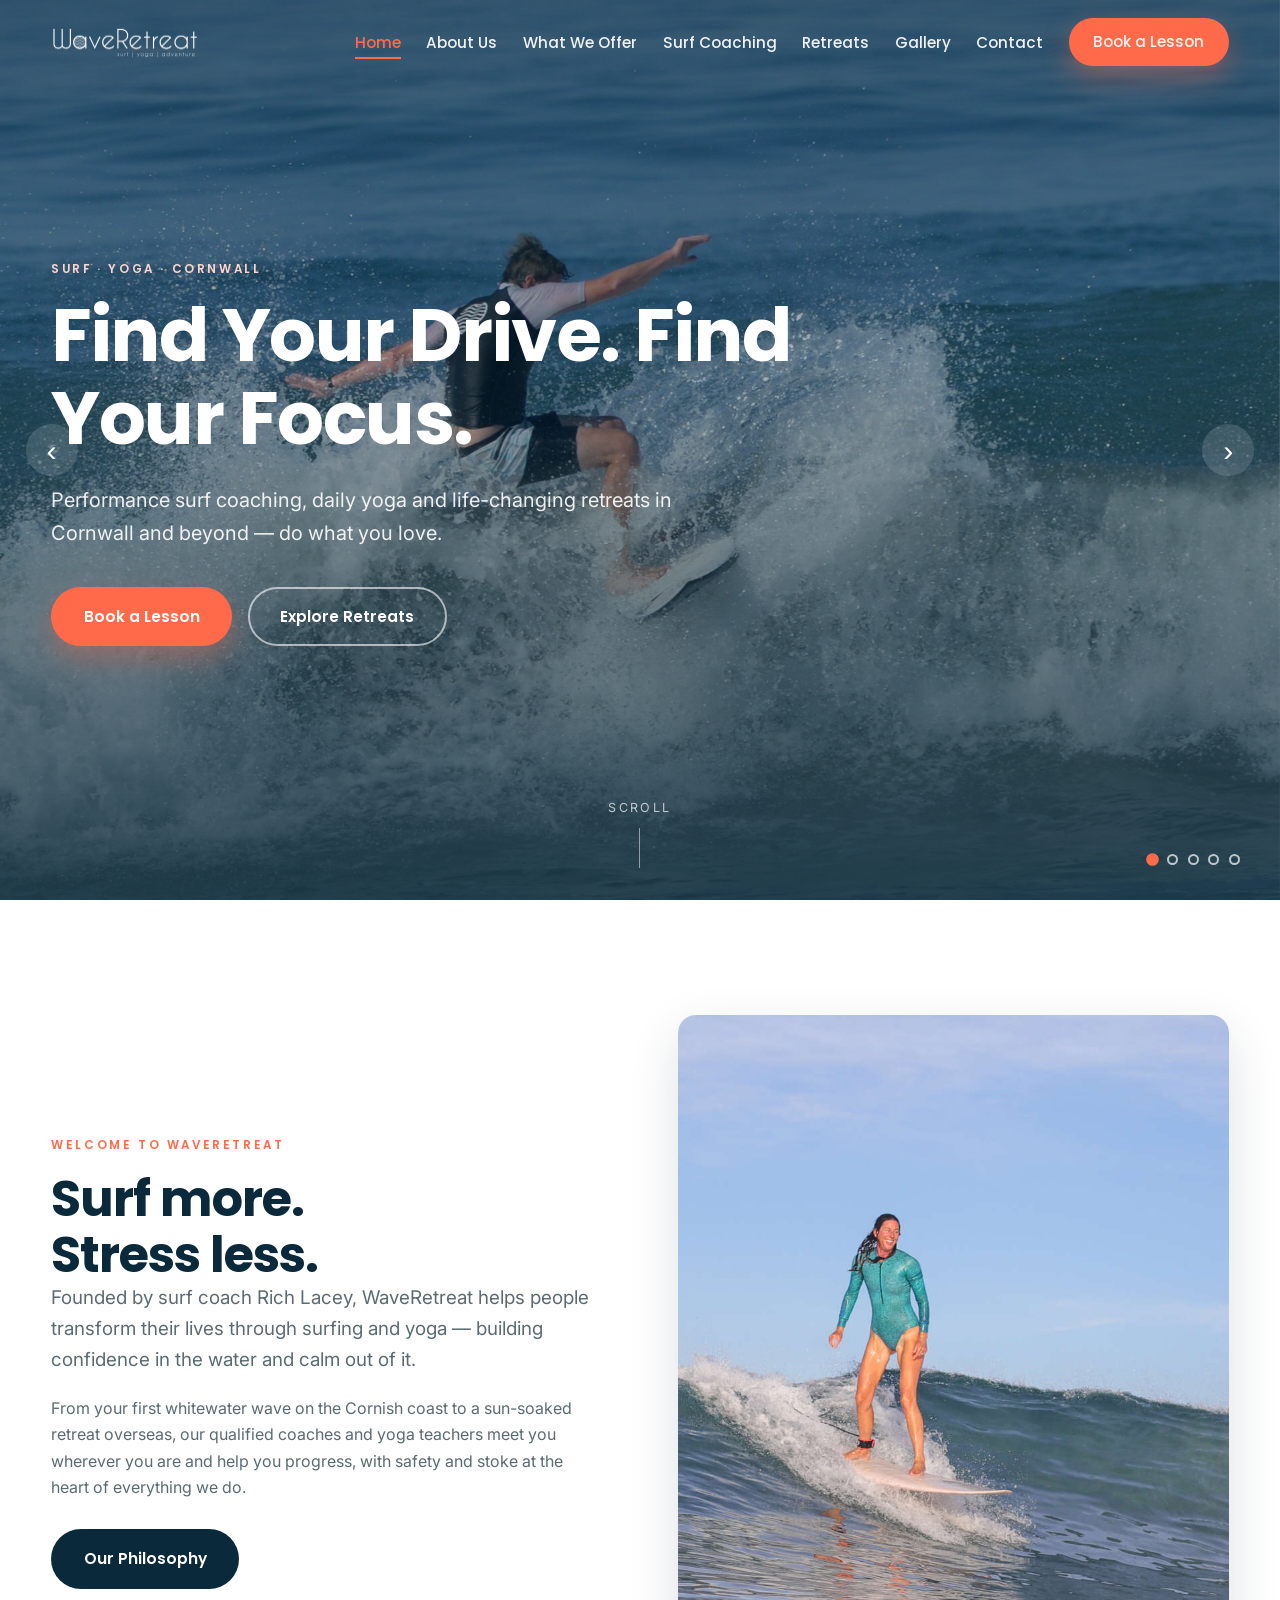
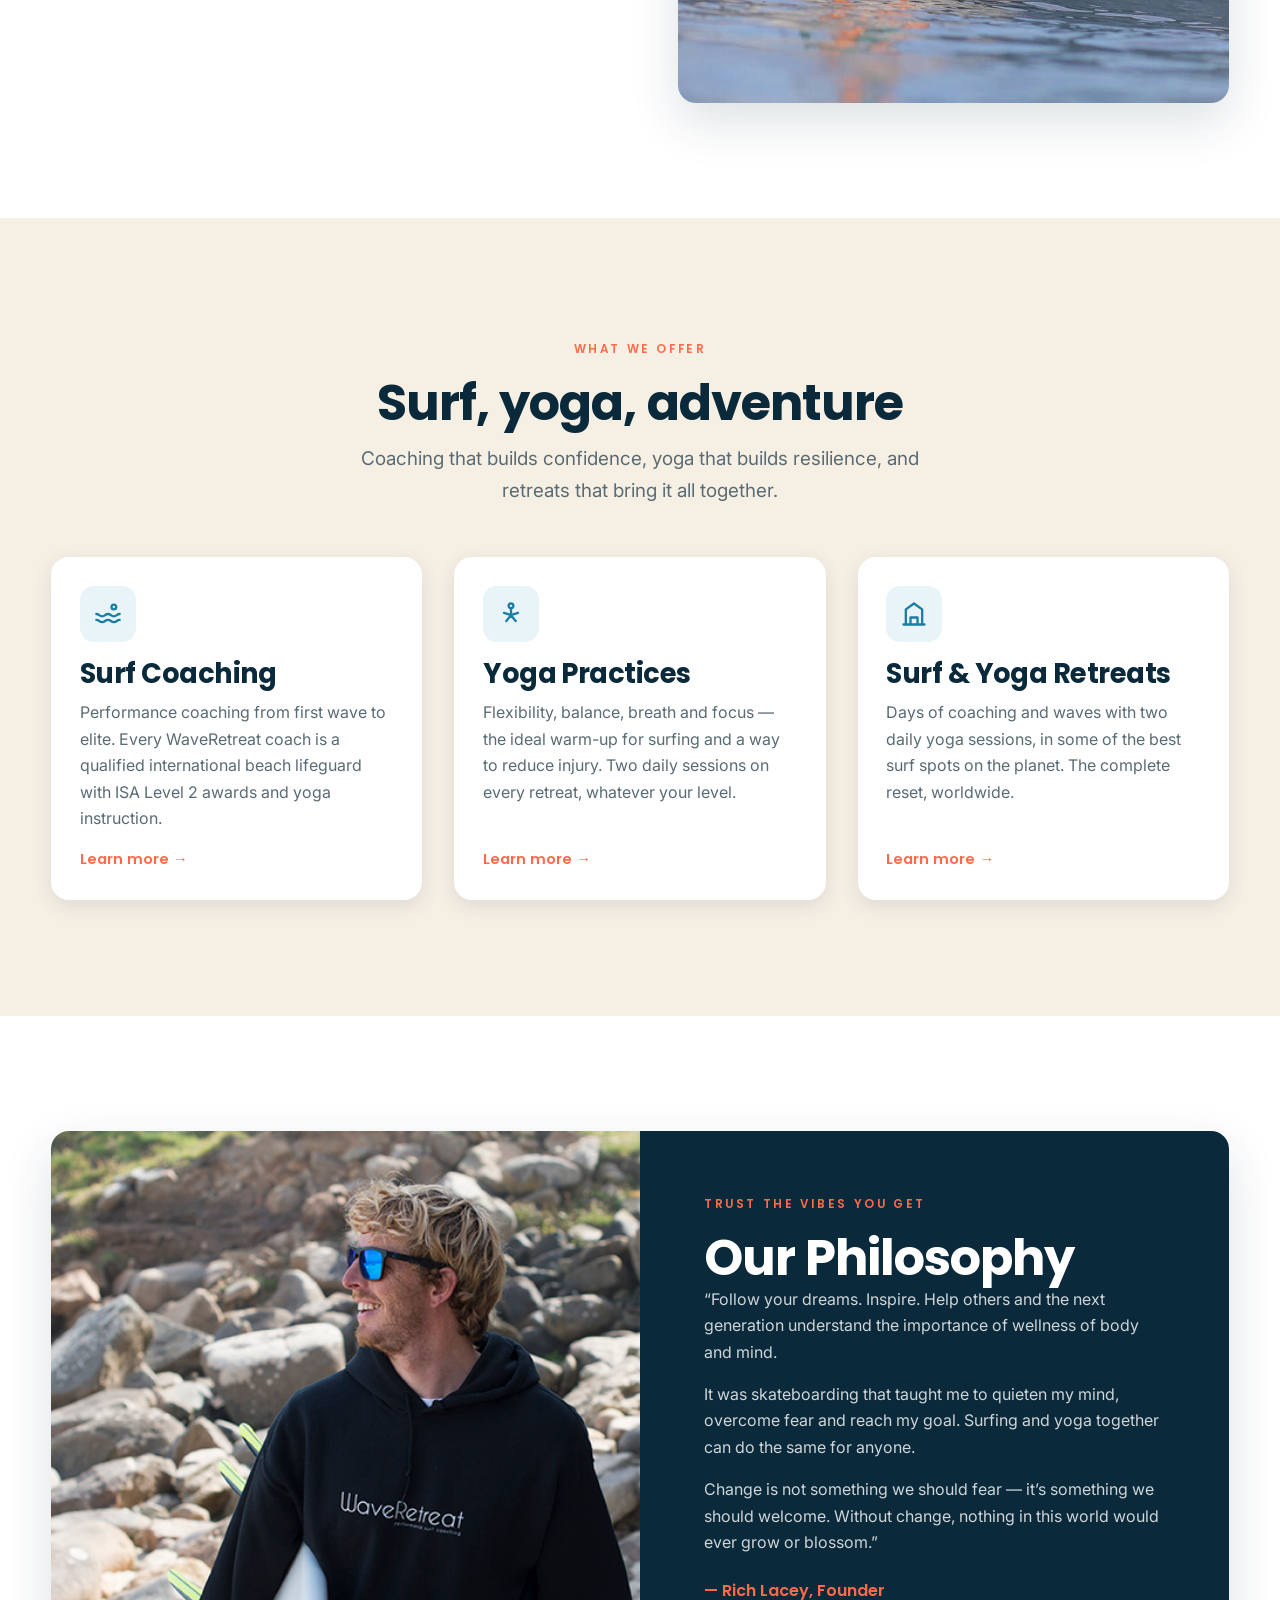
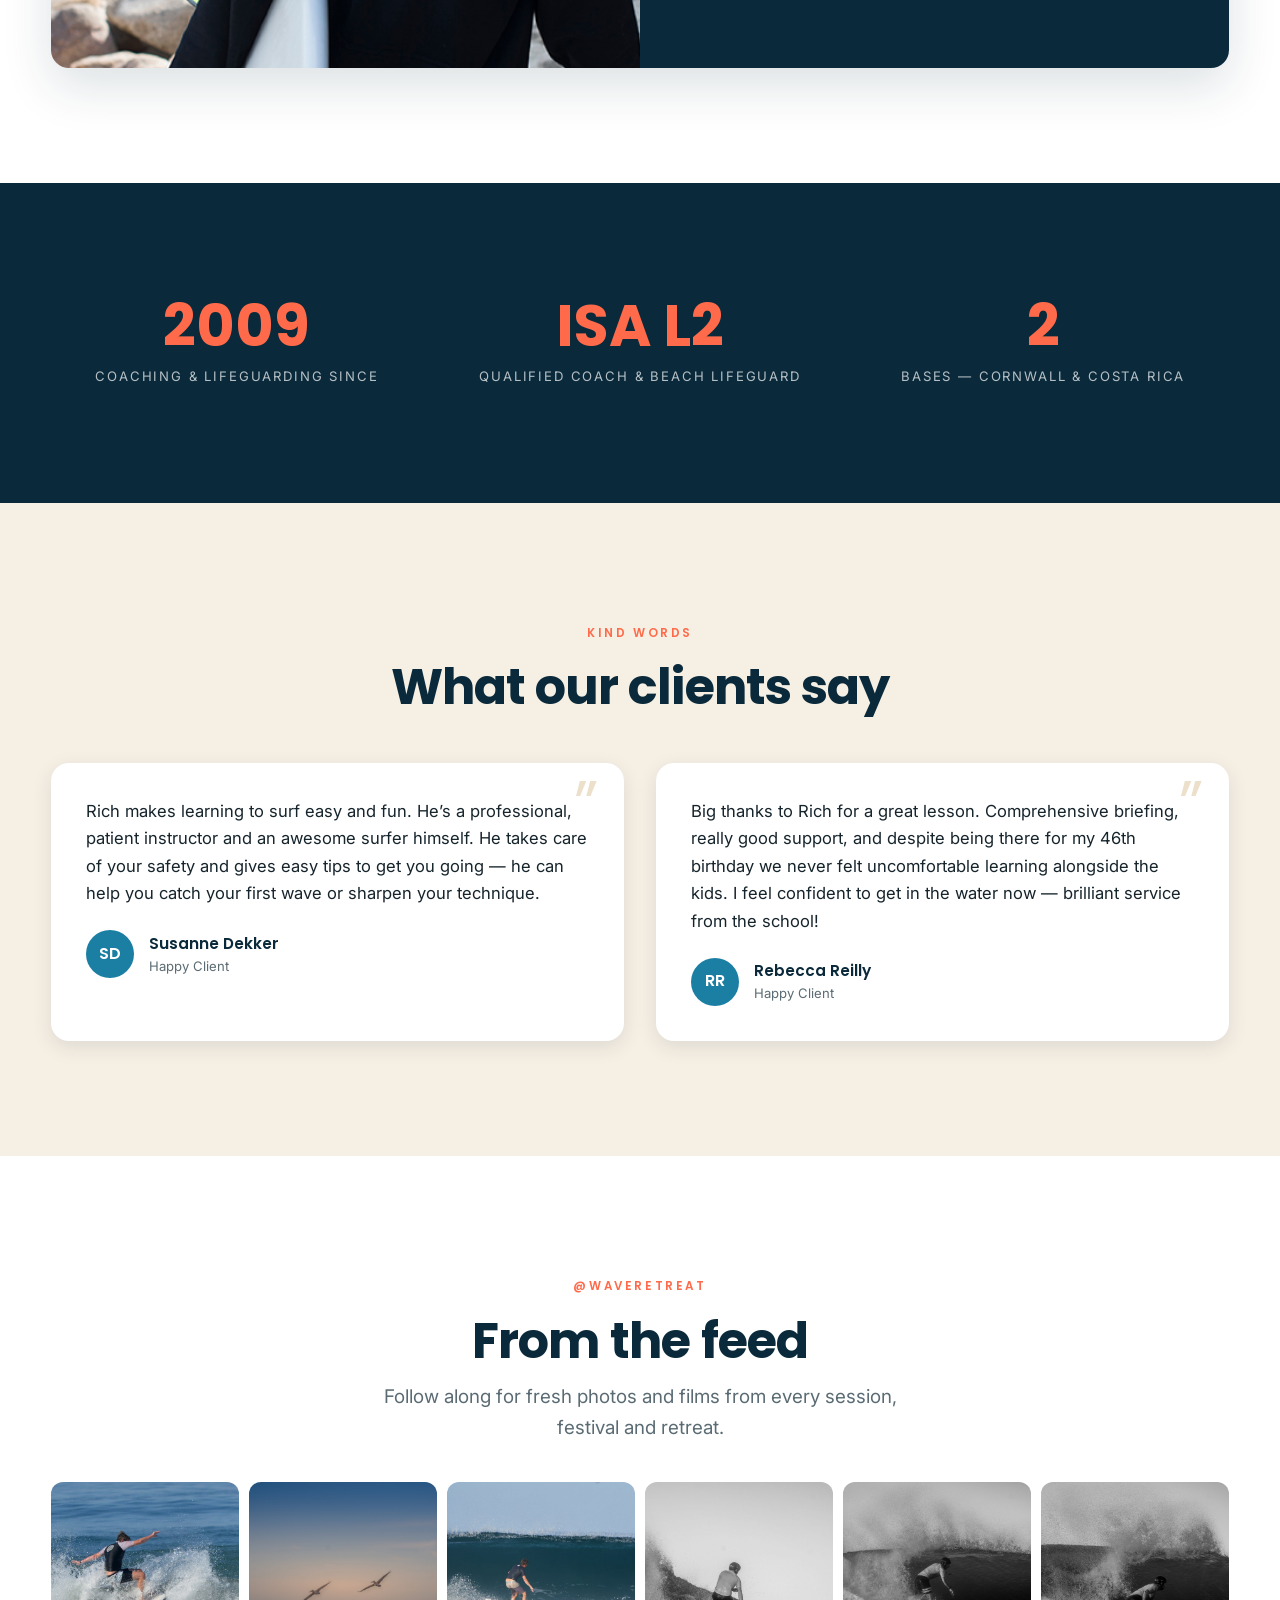
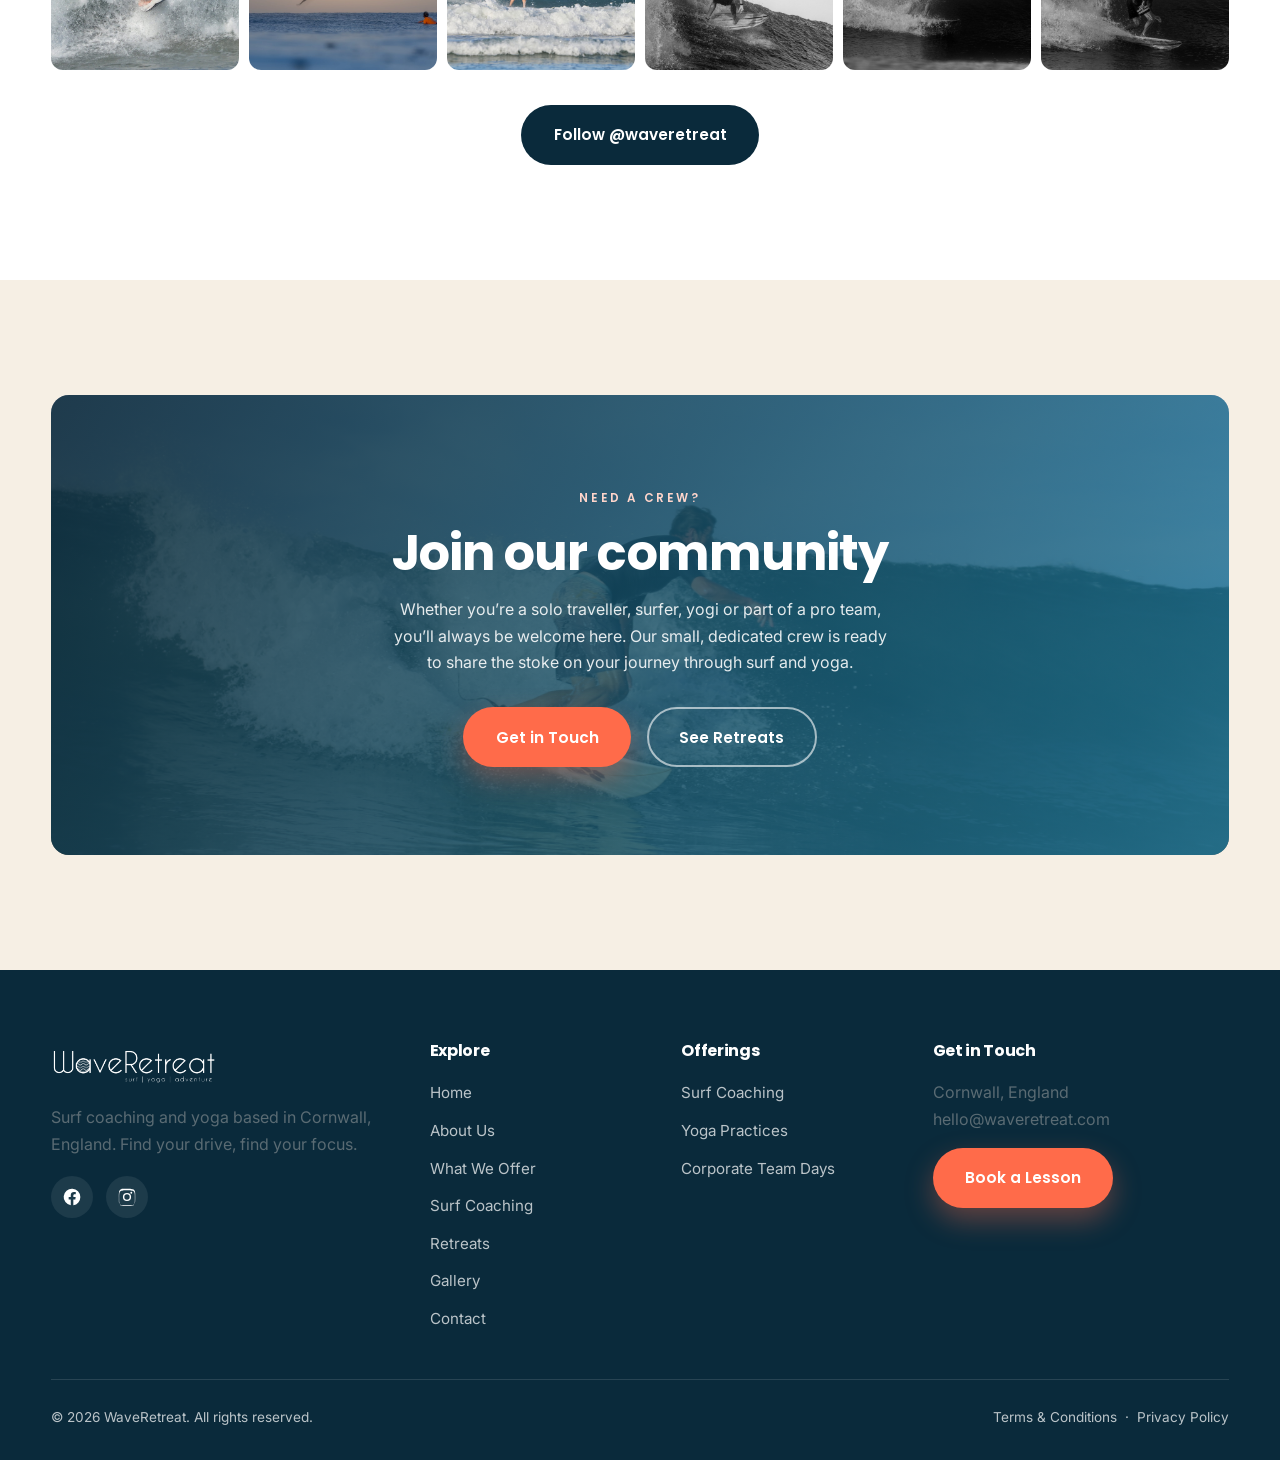
<file: index.html>
<!DOCTYPE html>
<html lang="en-GB">
<head>
  <meta charset="UTF-8" />
  <meta name="viewport" content="width=device-width, initial-scale=1" />
  <title>WaveRetreat | Surf Coaching & Retreats in Cornwall</title>
  <meta name="description" content="WaveRetreat — performance surf coaching, yoga and worldwide surf & yoga retreats founded by Rich Lacey in Cornwall. Find your drive, find your focus." />
  <link rel="preconnect" href="https://fonts.googleapis.com" />
  <link rel="preconnect" href="https://fonts.gstatic.com" crossorigin />
  <link href="https://fonts.googleapis.com/css2?family=Inter:wght@400;500;600&family=Poppins:wght@500;600;700&display=swap" rel="stylesheet" />
  <link rel="stylesheet" href="css/styles.css" />
  <link rel="icon" href="favicon.svg" type="image/svg+xml" />
  <link rel="icon" href="assets/favicon-32.png" sizes="32x32" type="image/png" />
  <link rel="apple-touch-icon" href="assets/apple-touch-icon.png" />
  <meta name="theme-color" content="#0a2a3b" />
</head>
<body>

  <!-- HEADER -->
  <header class="site-header">
    <nav class="nav container">
      <a href="index.html" class="brand" aria-label="WaveRetreat home"><span class="brand-logo"><img class="logo-light" src="assets/logo-white.png" alt="WaveRetreat" width="500" height="137"><img class="logo-dark" src="assets/logo-dark.png" alt="WaveRetreat" width="500" height="137"></span></a>
      <ul class="nav-links">
        <li><a href="index.html" class="active">Home</a></li>
        <li><a href="about.html">About Us</a></li>
        <li><a href="offer.html">What We Offer</a></li><li><a href="coaching.html">Surf Coaching</a></li>
        <li><a href="retreats.html">Retreats</a></li><li><a href="gallery.html">Gallery</a></li>
        <li><a href="contact.html">Contact</a></li>
        <li><a href="contact.html" class="btn btn--primary">Book a Lesson</a></li>
      </ul>
      <button class="nav-toggle" aria-label="Menu"><span></span><span></span><span></span></button>
    </nav>
  </header>

  <!-- HERO -->
  <section class="hero">
    <div class="hero__slides" id="hero-slides">
      <div class="hero__slide active" style="background-image:url('assets/gallery/surf-02.jpg')"></div>
      <div class="hero__slide" style="background-image:url('assets/gallery/surf-08.jpg')"></div>
      <div class="hero__slide" style="background-image:url('assets/gallery/surf-12.jpg')"></div>
      <div class="hero__slide" style="background-image:url('assets/gallery/surf-04.jpg')"></div>
      <div class="hero__slide" style="background-image:url('assets/gallery/surf-01.jpg')"></div>
    </div>
    <div class="container">
      <span class="eyebrow" style="color:#ffd5cb">Surf · Yoga · Cornwall</span>
      <h1>Find Your Drive. Find Your Focus.</h1>
      <p>Performance surf coaching, daily yoga and life-changing retreats in Cornwall and beyond — do what you love.</p>
      <div class="hero__cta">
        <a href="contact.html" class="btn btn--primary">Book a Lesson</a>
        <a href="retreats.html" class="btn btn--ghost">Explore Retreats</a>
      </div>
    </div>
    <button class="hero__arrow hero__arrow--prev" id="hero-prev" aria-label="Previous slide">&#8249;</button>
    <button class="hero__arrow hero__arrow--next" id="hero-next" aria-label="Next slide">&#8250;</button>
    <div class="hero__dots" id="hero-dots"></div>
    <div class="hero__scroll">Scroll<span></span></div>
  </section>

  <!-- INTRO / MISSION -->
  <section class="section">
    <div class="container split">
      <div class="reveal">
        <span class="eyebrow">Welcome to WaveRetreat</span>
        <h2>Surf more.<br>Stress less.</h2>
        <p class="lead">Founded by surf coach Rich Lacey, WaveRetreat helps people transform their lives through surfing and yoga — building confidence in the water and calm out of it.</p>
        <p style="margin-top:1.2rem">From your first whitewater wave on the Cornish coast to a sun-soaked retreat overseas, our qualified coaches and yoga teachers meet you wherever you are and help you progress, with safety and stoke at the heart of everything we do.</p>
        <a href="about.html" class="btn btn--dark" style="margin-top:1.8rem">Our Philosophy</a>
      </div>
      <div class="reveal media media--tall">
        <img src="assets/gallery/pura-vida-35-copy-scaled.jpg" alt="Surfers carrying boards along a Cornish beach at sunset" />
      </div>
    </div>
  </section>

  <!-- SERVICES -->
  <section class="section section--sand">
    <div class="container">
      <div class="text-center reveal" style="max-width:60ch;margin-inline:auto">
        <span class="eyebrow">What We Offer</span>
        <h2>Surf, yoga, adventure</h2>
        <p class="lead mx-auto" style="margin-top:0.8rem">Coaching that builds confidence, yoga that builds resilience, and retreats that bring it all together.</p>
      </div>
      <div class="grid grid-3" style="margin-top:3.2rem">
        <article class="card reveal">
          <div class="card__body">
            <div class="card__icon"><svg viewBox="0 0 24 24" fill="none" stroke="currentColor" stroke-width="2" stroke-linecap="round" stroke-linejoin="round"><path d="M2 12c2.5 0 2.5 2 5 2s2.5-2 5-2 2.5 2 5 2 2.5-2 5-2"/><path d="M2 17c2.5 0 2.5 2 5 2s2.5-2 5-2 2.5 2 5 2 2.5-2 5-2"/><circle cx="17" cy="6" r="2"/></svg></div>
            <h3>Surf Coaching</h3>
            <p>Performance coaching from first wave to elite. Every WaveRetreat coach is a qualified international beach lifeguard with ISA Level 2 awards and yoga instruction.</p>
            <a href="offer.html" class="card__link">Learn more →</a>
          </div>
        </article>
        <article class="card reveal">
          <div class="card__body">
            <div class="card__icon"><svg viewBox="0 0 24 24" fill="none" stroke="currentColor" stroke-width="2" stroke-linecap="round" stroke-linejoin="round"><circle cx="12" cy="5" r="2"/><path d="M12 7v6m0 0-4 5m4-5 4 5M6 11l6 2 6-2"/></svg></div>
            <h3>Yoga Practices</h3>
            <p>Flexibility, balance, breath and focus — the ideal warm-up for surfing and a way to reduce injury. Two daily sessions on every retreat, whatever your level.</p>
            <a href="offer.html" class="card__link">Learn more →</a>
          </div>
        </article>
        <article class="card reveal">
          <div class="card__body">
            <div class="card__icon"><svg viewBox="0 0 24 24" fill="none" stroke="currentColor" stroke-width="2" stroke-linecap="round" stroke-linejoin="round"><path d="M3 21h18M5 21V8l7-5 7 5v13M9 21v-6h6v6"/></svg></div>
            <h3>Surf &amp; Yoga Retreats</h3>
            <p>Days of coaching and waves with two daily yoga sessions, in some of the best surf spots on the planet. The complete reset, worldwide.</p>
            <a href="retreats.html" class="card__link">Learn more →</a>
          </div>
        </article>
      </div>
    </div>
  </section>

  <!-- PHILOSOPHY BAND -->
  <section class="section">
    <div class="container">
      <div class="band band--ocean reveal">
        <div class="band__media" style="background-image:url('assets/gallery/rich-with-board.jpg')"></div>
        <div class="band__content">
          <span class="eyebrow">Trust the vibes you get</span>
          <h2>Our Philosophy</h2>
          <p style="margin-bottom:1rem">“Follow your dreams. Inspire. Help others and the next generation understand the importance of wellness of body and mind.</p>
          <p style="margin-bottom:1rem">It was skateboarding that taught me to quieten my mind, overcome fear and reach my goal. Surfing and yoga together can do the same for anyone.</p>
          <p>Change is not something we should fear — it’s something we should welcome. Without change, nothing in this world would ever grow or blossom.”</p>
          <p style="color:var(--coral);font-family:Poppins;font-weight:600;margin-top:1.4rem">— Rich Lacey, Founder</p>
        </div>
      </div>
    </div>
  </section>

  <!-- STATS -->
  <section class="section section--ocean">
    <div class="container">
      <div class="stats">
        <div class="reveal">
          <div class="stat__num">2009</div>
          <div class="stat__label">Coaching &amp; Lifeguarding Since</div>
        </div>
        <div class="reveal">
          <div class="stat__num">ISA L2</div>
          <div class="stat__label">Qualified Coach &amp; Beach Lifeguard</div>
        </div>
        <div class="reveal">
          <div class="stat__num" data-count="2" data-suffix="">0</div>
          <div class="stat__label">Bases — Cornwall &amp; Costa Rica</div>
        </div>
      </div>
    </div>
  </section>

  <!-- TESTIMONIALS -->
  <section class="section section--sand">
    <div class="container">
      <div class="text-center reveal" style="margin-bottom:3rem">
        <span class="eyebrow">Kind Words</span>
        <h2>What our clients say</h2>
      </div>
      <div class="grid grid-2">
        <blockquote class="quote reveal">
          <span class="quote__mark">”</span>
          <p>Rich makes learning to surf easy and fun. He’s a professional, patient instructor and an awesome surfer himself. He takes care of your safety and gives easy tips to get you going — he can help you catch your first wave or sharpen your technique.</p>
          <div class="quote__author">
            <div class="quote__avatar">SD</div>
            <div><div class="quote__name">Susanne Dekker</div><div class="quote__role">Happy Client</div></div>
          </div>
        </blockquote>
        <blockquote class="quote reveal">
          <span class="quote__mark">”</span>
          <p>Big thanks to Rich for a great lesson. Comprehensive briefing, really good support, and despite being there for my 46th birthday we never felt uncomfortable learning alongside the kids. I feel confident to get in the water now — brilliant service from the school!</p>
          <div class="quote__author">
            <div class="quote__avatar">RR</div>
            <div><div class="quote__name">Rebecca Reilly</div><div class="quote__role">Happy Client</div></div>
          </div>
        </blockquote>
      </div>
    </div>
  </section>

  <!-- INSTAGRAM STRIP -->
  <section class="section">
    <div class="container">
      <div class="text-center reveal" style="max-width:56ch;margin-inline:auto">
        <span class="eyebrow">@waveretreat</span>
        <h2>From the feed</h2>
        <p class="lead mx-auto" style="margin-top:0.8rem">Follow along for fresh photos and films from every session, festival and retreat.</p>
      </div>
      <!-- Static strip (swap for a live Instagram widget embed when ready) -->
      <div class="ig__strip reveal">
        <a class="ig__tile" href="https://www.instagram.com/waveretreat/" target="_blank" rel="noopener" aria-label="View on Instagram"><img src="assets/gallery/surf-02.jpg" alt="Surfer turning off the lip" loading="lazy" /><span class="ig__icon"><svg viewBox="0 0 24 24"><path d="M12 2.2c3.2 0 3.6 0 4.9.1 1.2.1 1.8.3 2.2.4.6.2 1 .5 1.4.9.4.4.7.8.9 1.4.2.4.4 1 .4 2.2.1 1.3.1 1.7.1 4.9s0 3.6-.1 4.9c-.1 1.2-.3 1.8-.4 2.2-.2.6-.5 1-.9 1.4-.4.4-.8.7-1.4.9-.4.2-1 .4-2.2.4-1.3.1-1.7.1-4.9.1s-3.6 0-4.9-.1c-1.2-.1-1.8-.3-2.2-.4-.6-.2-1-.5-1.4-.9-.4-.4-.7-.8-.9-1.4-.2-.4-.4-1-.4-2.2C2.2 15.6 2.2 15.2 2.2 12s0-3.6.1-4.9c.1-1.2.3-1.8.4-2.2.2-.6.5-1 .9-1.4.4-.4.8-.7 1.4-.9.4-.2 1-.4 2.2-.4C8.4 2.2 8.8 2.2 12 2.2zm0 1.8c-3.1 0-3.5 0-4.7.1-1.1.1-1.7.2-2.1.4-.5.2-.9.4-1.3.8-.4.4-.6.8-.8 1.3-.2.4-.3 1-.4 2.1-.1 1.2-.1 1.6-.1 4.7s0 3.5.1 4.7c.1 1.1.2 1.7.4 2.1.2.5.4.9.8 1.3.4.4.8.6 1.3.8.4.2 1 .3 2.1.4 1.2.1 1.6.1 4.7.1s3.5 0 4.7-.1c1.1-.1 1.7-.2 2.1-.4.5-.2.9-.4 1.3-.8.4-.4.6-.8.8-1.3.2-.4.3-1 .4-2.1.1-1.2.1-1.6.1-4.7s0-3.5-.1-4.7c-.1-1.1-.2-1.7-.4-2.1-.2-.5-.4-.9-.8-1.3-.4-.4-.8-.6-1.3-.8-.4-.2-1-.3-2.1-.4-1.2-.1-1.6-.1-4.7-.1zm0 3.1a4.9 4.9 0 1 1 0 9.8 4.9 4.9 0 0 1 0-9.8zm0 8.1a3.2 3.2 0 1 0 0-6.4 3.2 3.2 0 0 0 0 6.4zm6.3-8.3a1.1 1.1 0 1 1-2.3 0 1.1 1.1 0 0 1 2.3 0z"/></svg></span></a>
        <a class="ig__tile" href="https://www.instagram.com/waveretreat/" target="_blank" rel="noopener" aria-label="View on Instagram"><img src="assets/gallery/surf-08.jpg" alt="Golden-hour paddle out" loading="lazy" /><span class="ig__icon"><svg viewBox="0 0 24 24"><path d="M12 2.2c3.2 0 3.6 0 4.9.1 1.2.1 1.8.3 2.2.4.6.2 1 .5 1.4.9.4.4.7.8.9 1.4.2.4.4 1 .4 2.2.1 1.3.1 1.7.1 4.9s0 3.6-.1 4.9c-.1 1.2-.3 1.8-.4 2.2-.2.6-.5 1-.9 1.4-.4.4-.8.7-1.4.9-.4.2-1 .4-2.2.4-1.3.1-1.7.1-4.9.1s-3.6 0-4.9-.1c-1.2-.1-1.8-.3-2.2-.4-.6-.2-1-.5-1.4-.9-.4-.4-.7-.8-.9-1.4-.2-.4-.4-1-.4-2.2C2.2 15.6 2.2 15.2 2.2 12s0-3.6.1-4.9c.1-1.2.3-1.8.4-2.2.2-.6.5-1 .9-1.4.4-.4.8-.7 1.4-.9.4-.2 1-.4 2.2-.4C8.4 2.2 8.8 2.2 12 2.2zm0 1.8c-3.1 0-3.5 0-4.7.1-1.1.1-1.7.2-2.1.4-.5.2-.9.4-1.3.8-.4.4-.6.8-.8 1.3-.2.4-.3 1-.4 2.1-.1 1.2-.1 1.6-.1 4.7s0 3.5.1 4.7c.1 1.1.2 1.7.4 2.1.2.5.4.9.8 1.3.4.4.8.6 1.3.8.4.2 1 .3 2.1.4 1.2.1 1.6.1 4.7.1s3.5 0 4.7-.1c1.1-.1 1.7-.2 2.1-.4.5-.2.9-.4 1.3-.8.4-.4.6-.8.8-1.3.2-.4.3-1 .4-2.1.1-1.2.1-1.6.1-4.7s0-3.5-.1-4.7c-.1-1.1-.2-1.7-.4-2.1-.2-.5-.4-.9-.8-1.3-.4-.4-.8-.6-1.3-.8-.4-.2-1-.3-2.1-.4-1.2-.1-1.6-.1-4.7-.1zm0 3.1a4.9 4.9 0 1 1 0 9.8 4.9 4.9 0 0 1 0-9.8zm0 8.1a3.2 3.2 0 1 0 0-6.4 3.2 3.2 0 0 0 0 6.4zm6.3-8.3a1.1 1.1 0 1 1-2.3 0 1.1 1.1 0 0 1 2.3 0z"/></svg></span></a>
        <a class="ig__tile" href="https://www.instagram.com/waveretreat/" target="_blank" rel="noopener" aria-label="View on Instagram"><img src="assets/gallery/surf-05.jpg" alt="Riding through whitewater" loading="lazy" /><span class="ig__icon"><svg viewBox="0 0 24 24"><path d="M12 2.2c3.2 0 3.6 0 4.9.1 1.2.1 1.8.3 2.2.4.6.2 1 .5 1.4.9.4.4.7.8.9 1.4.2.4.4 1 .4 2.2.1 1.3.1 1.7.1 4.9s0 3.6-.1 4.9c-.1 1.2-.3 1.8-.4 2.2-.2.6-.5 1-.9 1.4-.4.4-.8.7-1.4.9-.4.2-1 .4-2.2.4-1.3.1-1.7.1-4.9.1s-3.6 0-4.9-.1c-1.2-.1-1.8-.3-2.2-.4-.6-.2-1-.5-1.4-.9-.4-.4-.7-.8-.9-1.4-.2-.4-.4-1-.4-2.2C2.2 15.6 2.2 15.2 2.2 12s0-3.6.1-4.9c.1-1.2.3-1.8.4-2.2.2-.6.5-1 .9-1.4.4-.4.8-.7 1.4-.9.4-.2 1-.4 2.2-.4C8.4 2.2 8.8 2.2 12 2.2zm0 1.8c-3.1 0-3.5 0-4.7.1-1.1.1-1.7.2-2.1.4-.5.2-.9.4-1.3.8-.4.4-.6.8-.8 1.3-.2.4-.3 1-.4 2.1-.1 1.2-.1 1.6-.1 4.7s0 3.5.1 4.7c.1 1.1.2 1.7.4 2.1.2.5.4.9.8 1.3.4.4.8.6 1.3.8.4.2 1 .3 2.1.4 1.2.1 1.6.1 4.7.1s3.5 0 4.7-.1c1.1-.1 1.7-.2 2.1-.4.5-.2.9-.4 1.3-.8.4-.4.6-.8.8-1.3.2-.4.3-1 .4-2.1.1-1.2.1-1.6.1-4.7s0-3.5-.1-4.7c-.1-1.1-.2-1.7-.4-2.1-.2-.5-.4-.9-.8-1.3-.4-.4-.8-.6-1.3-.8-.4-.2-1-.3-2.1-.4-1.2-.1-1.6-.1-4.7-.1zm0 3.1a4.9 4.9 0 1 1 0 9.8 4.9 4.9 0 0 1 0-9.8zm0 8.1a3.2 3.2 0 1 0 0-6.4 3.2 3.2 0 0 0 0 6.4zm6.3-8.3a1.1 1.1 0 1 1-2.3 0 1.1 1.1 0 0 1 2.3 0z"/></svg></span></a>
        <a class="ig__tile" href="https://www.instagram.com/waveretreat/" target="_blank" rel="noopener" aria-label="View on Instagram"><img src="assets/gallery/surf-07.jpg" alt="Spray off a powerful turn" loading="lazy" /><span class="ig__icon"><svg viewBox="0 0 24 24"><path d="M12 2.2c3.2 0 3.6 0 4.9.1 1.2.1 1.8.3 2.2.4.6.2 1 .5 1.4.9.4.4.7.8.9 1.4.2.4.4 1 .4 2.2.1 1.3.1 1.7.1 4.9s0 3.6-.1 4.9c-.1 1.2-.3 1.8-.4 2.2-.2.6-.5 1-.9 1.4-.4.4-.8.7-1.4.9-.4.2-1 .4-2.2.4-1.3.1-1.7.1-4.9.1s-3.6 0-4.9-.1c-1.2-.1-1.8-.3-2.2-.4-.6-.2-1-.5-1.4-.9-.4-.4-.7-.8-.9-1.4-.2-.4-.4-1-.4-2.2C2.2 15.6 2.2 15.2 2.2 12s0-3.6.1-4.9c.1-1.2.3-1.8.4-2.2.2-.6.5-1 .9-1.4.4-.4.8-.7 1.4-.9.4-.2 1-.4 2.2-.4C8.4 2.2 8.8 2.2 12 2.2zm0 1.8c-3.1 0-3.5 0-4.7.1-1.1.1-1.7.2-2.1.4-.5.2-.9.4-1.3.8-.4.4-.6.8-.8 1.3-.2.4-.3 1-.4 2.1-.1 1.2-.1 1.6-.1 4.7s0 3.5.1 4.7c.1 1.1.2 1.7.4 2.1.2.5.4.9.8 1.3.4.4.8.6 1.3.8.4.2 1 .3 2.1.4 1.2.1 1.6.1 4.7.1s3.5 0 4.7-.1c1.1-.1 1.7-.2 2.1-.4.5-.2.9-.4 1.3-.8.4-.4.6-.8.8-1.3.2-.4.3-1 .4-2.1.1-1.2.1-1.6.1-4.7s0-3.5-.1-4.7c-.1-1.1-.2-1.7-.4-2.1-.2-.5-.4-.9-.8-1.3-.4-.4-.8-.6-1.3-.8-.4-.2-1-.3-2.1-.4-1.2-.1-1.6-.1-4.7-.1zm0 3.1a4.9 4.9 0 1 1 0 9.8 4.9 4.9 0 0 1 0-9.8zm0 8.1a3.2 3.2 0 1 0 0-6.4 3.2 3.2 0 0 0 0 6.4zm6.3-8.3a1.1 1.1 0 1 1-2.3 0 1.1 1.1 0 0 1 2.3 0z"/></svg></span></a>
        <a class="ig__tile" href="https://www.instagram.com/waveretreat/" target="_blank" rel="noopener" aria-label="View on Instagram"><img src="assets/gallery/surf-12.jpg" alt="Pelicans at sunset" loading="lazy" /><span class="ig__icon"><svg viewBox="0 0 24 24"><path d="M12 2.2c3.2 0 3.6 0 4.9.1 1.2.1 1.8.3 2.2.4.6.2 1 .5 1.4.9.4.4.7.8.9 1.4.2.4.4 1 .4 2.2.1 1.3.1 1.7.1 4.9s0 3.6-.1 4.9c-.1 1.2-.3 1.8-.4 2.2-.2.6-.5 1-.9 1.4-.4.4-.8.7-1.4.9-.4.2-1 .4-2.2.4-1.3.1-1.7.1-4.9.1s-3.6 0-4.9-.1c-1.2-.1-1.8-.3-2.2-.4-.6-.2-1-.5-1.4-.9-.4-.4-.7-.8-.9-1.4-.2-.4-.4-1-.4-2.2C2.2 15.6 2.2 15.2 2.2 12s0-3.6.1-4.9c.1-1.2.3-1.8.4-2.2.2-.6.5-1 .9-1.4.4-.4.8-.7 1.4-.9.4-.2 1-.4 2.2-.4C8.4 2.2 8.8 2.2 12 2.2zm0 1.8c-3.1 0-3.5 0-4.7.1-1.1.1-1.7.2-2.1.4-.5.2-.9.4-1.3.8-.4.4-.6.8-.8 1.3-.2.4-.3 1-.4 2.1-.1 1.2-.1 1.6-.1 4.7s0 3.5.1 4.7c.1 1.1.2 1.7.4 2.1.2.5.4.9.8 1.3.4.4.8.6 1.3.8.4.2 1 .3 2.1.4 1.2.1 1.6.1 4.7.1s3.5 0 4.7-.1c1.1-.1 1.7-.2 2.1-.4.5-.2.9-.4 1.3-.8.4-.4.6-.8.8-1.3.2-.4.3-1 .4-2.1.1-1.2.1-1.6.1-4.7s0-3.5-.1-4.7c-.1-1.1-.2-1.7-.4-2.1-.2-.5-.4-.9-.8-1.3-.4-.4-.8-.6-1.3-.8-.4-.2-1-.3-2.1-.4-1.2-.1-1.6-.1-4.7-.1zm0 3.1a4.9 4.9 0 1 1 0 9.8 4.9 4.9 0 0 1 0-9.8zm0 8.1a3.2 3.2 0 1 0 0-6.4 3.2 3.2 0 0 0 0 6.4zm6.3-8.3a1.1 1.1 0 1 1-2.3 0 1.1 1.1 0 0 1 2.3 0z"/></svg></span></a>
        <a class="ig__tile" href="https://www.instagram.com/waveretreat/" target="_blank" rel="noopener" aria-label="View on Instagram"><img src="assets/gallery/surf-14.jpg" alt="Deep in the barrel" loading="lazy" /><span class="ig__icon"><svg viewBox="0 0 24 24"><path d="M12 2.2c3.2 0 3.6 0 4.9.1 1.2.1 1.8.3 2.2.4.6.2 1 .5 1.4.9.4.4.7.8.9 1.4.2.4.4 1 .4 2.2.1 1.3.1 1.7.1 4.9s0 3.6-.1 4.9c-.1 1.2-.3 1.8-.4 2.2-.2.6-.5 1-.9 1.4-.4.4-.8.7-1.4.9-.4.2-1 .4-2.2.4-1.3.1-1.7.1-4.9.1s-3.6 0-4.9-.1c-1.2-.1-1.8-.3-2.2-.4-.6-.2-1-.5-1.4-.9-.4-.4-.7-.8-.9-1.4-.2-.4-.4-1-.4-2.2C2.2 15.6 2.2 15.2 2.2 12s0-3.6.1-4.9c.1-1.2.3-1.8.4-2.2.2-.6.5-1 .9-1.4.4-.4.8-.7 1.4-.9.4-.2 1-.4 2.2-.4C8.4 2.2 8.8 2.2 12 2.2zm0 1.8c-3.1 0-3.5 0-4.7.1-1.1.1-1.7.2-2.1.4-.5.2-.9.4-1.3.8-.4.4-.6.8-.8 1.3-.2.4-.3 1-.4 2.1-.1 1.2-.1 1.6-.1 4.7s0 3.5.1 4.7c.1 1.1.2 1.7.4 2.1.2.5.4.9.8 1.3.4.4.8.6 1.3.8.4.2 1 .3 2.1.4 1.2.1 1.6.1 4.7.1s3.5 0 4.7-.1c1.1-.1 1.7-.2 2.1-.4.5-.2.9-.4 1.3-.8.4-.4.6-.8.8-1.3.2-.4.3-1 .4-2.1.1-1.2.1-1.6.1-4.7s0-3.5-.1-4.7c-.1-1.1-.2-1.7-.4-2.1-.2-.5-.4-.9-.8-1.3-.4-.4-.8-.6-1.3-.8-.4-.2-1-.3-2.1-.4-1.2-.1-1.6-.1-4.7-.1zm0 3.1a4.9 4.9 0 1 1 0 9.8 4.9 4.9 0 0 1 0-9.8zm0 8.1a3.2 3.2 0 1 0 0-6.4 3.2 3.2 0 0 0 0 6.4zm6.3-8.3a1.1 1.1 0 1 1-2.3 0 1.1 1.1 0 0 1 2.3 0z"/></svg></span></a>
      </div>
      <div class="text-center reveal" style="margin-top:2.2rem">
        <a href="https://www.instagram.com/waveretreat/" target="_blank" rel="noopener" class="btn btn--dark">Follow @waveretreat</a>
      </div>
    </div>
  </section>

  <!-- CTA -->
  <section class="section section--sand">
    <div class="container">
      <div class="cta reveal" style="background-image:url('assets/gallery/pura-vida-73-copy.jpg')">
        <span class="eyebrow" style="color:#ffd5cb">Need a Crew?</span>
        <h2>Join our community</h2>
        <p>Whether you’re a solo traveller, surfer, yogi or part of a pro team, you’ll always be welcome here. Our small, dedicated crew is ready to share the stoke on your journey through surf and yoga.</p>
        <div class="hero__cta" style="justify-content:center">
          <a href="contact.html" class="btn btn--primary">Get in Touch</a>
          <a href="retreats.html" class="btn btn--ghost">See Retreats</a>
        </div>
      </div>
    </div>
  </section>

  <!-- FOOTER -->
  <footer class="site-footer">
    <div class="container">
      <div class="footer-grid">
        <div>
          <a href="index.html" class="brand" aria-label="WaveRetreat home"><span class="brand-logo"><img class="logo-light" src="assets/logo-white.png" alt="WaveRetreat" width="500" height="137"><img class="logo-dark" src="assets/logo-dark.png" alt="WaveRetreat" width="500" height="137"></span></a>
          <p style="max-width:34ch">Surf coaching and yoga based in Cornwall, England. Find your drive, find your focus.</p>
          <div class="socials">
            <a href="https://www.facebook.com/waveretreat/" aria-label="Facebook" target="_blank" rel="noopener"><svg viewBox="0 0 24 24"><path d="M22 12a10 10 0 1 0-11.5 9.9v-7H8v-2.9h2.5V9.8c0-2.5 1.5-3.9 3.8-3.9 1.1 0 2.2.2 2.2.2v2.5h-1.3c-1.2 0-1.6.8-1.6 1.6v1.9h2.8l-.4 2.9h-2.4v7A10 10 0 0 0 22 12z"/></svg></a>
            <a href="https://www.instagram.com/waveretreat/" aria-label="Instagram" target="_blank" rel="noopener"><svg viewBox="0 0 24 24"><path d="M12 2.2c3.2 0 3.6 0 4.9.1 1.2.1 1.8.3 2.2.4.6.2 1 .5 1.4.9.4.4.7.8.9 1.4.2.4.4 1 .4 2.2.1 1.3.1 1.7.1 4.9s0 3.6-.1 4.9c-.1 1.2-.3 1.8-.4 2.2-.2.6-.5 1-.9 1.4-.4.4-.8.7-1.4.9-.4.2-1 .4-2.2.4-1.3.1-1.7.1-4.9.1s-3.6 0-4.9-.1c-1.2-.1-1.8-.3-2.2-.4-.6-.2-1-.5-1.4-.9-.4-.4-.7-.8-.9-1.4-.2-.4-.4-1-.4-2.2C2.2 15.6 2.2 15.2 2.2 12s0-3.6.1-4.9c.1-1.2.3-1.8.4-2.2.2-.6.5-1 .9-1.4.4-.4.8-.7 1.4-.9.4-.2 1-.4 2.2-.4C8.4 2.2 8.8 2.2 12 2.2zm0 1.8c-3.1 0-3.5 0-4.7.1-1.1.1-1.7.2-2.1.4-.5.2-.9.4-1.3.8-.4.4-.6.8-.8 1.3-.2.4-.3 1-.4 2.1-.1 1.2-.1 1.6-.1 4.7s0 3.5.1 4.7c.1 1.1.2 1.7.4 2.1.2.5.4.9.8 1.3.4.4.8.6 1.3.8.4.2 1 .3 2.1.4 1.2.1 1.6.1 4.7.1s3.5 0 4.7-.1c1.1-.1 1.7-.2 2.1-.4.5-.2.9-.4 1.3-.8.4-.4.6-.8.8-1.3.2-.4.3-1 .4-2.1.1-1.2.1-1.6.1-4.7s0-3.5-.1-4.7c-.1-1.1-.2-1.7-.4-2.1-.2-.5-.4-.9-.8-1.3-.4-.4-.8-.6-1.3-.8-.4-.2-1-.3-2.1-.4-1.2-.1-1.6-.1-4.7-.1zm0 3.1a4.9 4.9 0 1 1 0 9.8 4.9 4.9 0 0 1 0-9.8zm0 8.1a3.2 3.2 0 1 0 0-6.4 3.2 3.2 0 0 0 0 6.4zm6.3-8.3a1.1 1.1 0 1 1-2.3 0 1.1 1.1 0 0 1 2.3 0z"/></svg></a>
          </div>
        </div>
        <div>
          <h4>Explore</h4>
          <ul class="footer-links">
            <li><a href="index.html">Home</a></li>
            <li><a href="about.html">About Us</a></li>
            <li><a href="offer.html">What We Offer</a></li><li><a href="coaching.html">Surf Coaching</a></li>
            <li><a href="retreats.html">Retreats</a></li><li><a href="gallery.html">Gallery</a></li>
            <li><a href="contact.html">Contact</a></li>
          </ul>
        </div>
        <div>
          <h4>Offerings</h4>
          <ul class="footer-links">
            <li><a href="offer.html">Surf Coaching</a></li>
            <li><a href="offer.html">Yoga Practices</a></li>
            <li><a href="offer.html">Corporate Team Days</a></li>
            
          </ul>
        </div>
        <div>
          <h4>Get in Touch</h4>
          <p>Cornwall, England</p>
          <p><a href="mailto:hello@waveretreat.com">hello@waveretreat.com</a></p>
          <a href="contact.html" class="btn btn--primary" style="margin-top:1rem">Book a Lesson</a>
        </div>
      </div>
      <div class="footer-bottom">
        <div>© <span id="year">2026</span> WaveRetreat. All rights reserved.</div>
        <div><a href="terms.html">Terms &amp; Conditions</a> &nbsp;·&nbsp; <a href="privacy.html">Privacy Policy</a></div>
      </div>
    </div>
  </footer>

  <script src="js/main.js"></script>
</body>
</html>
</file>
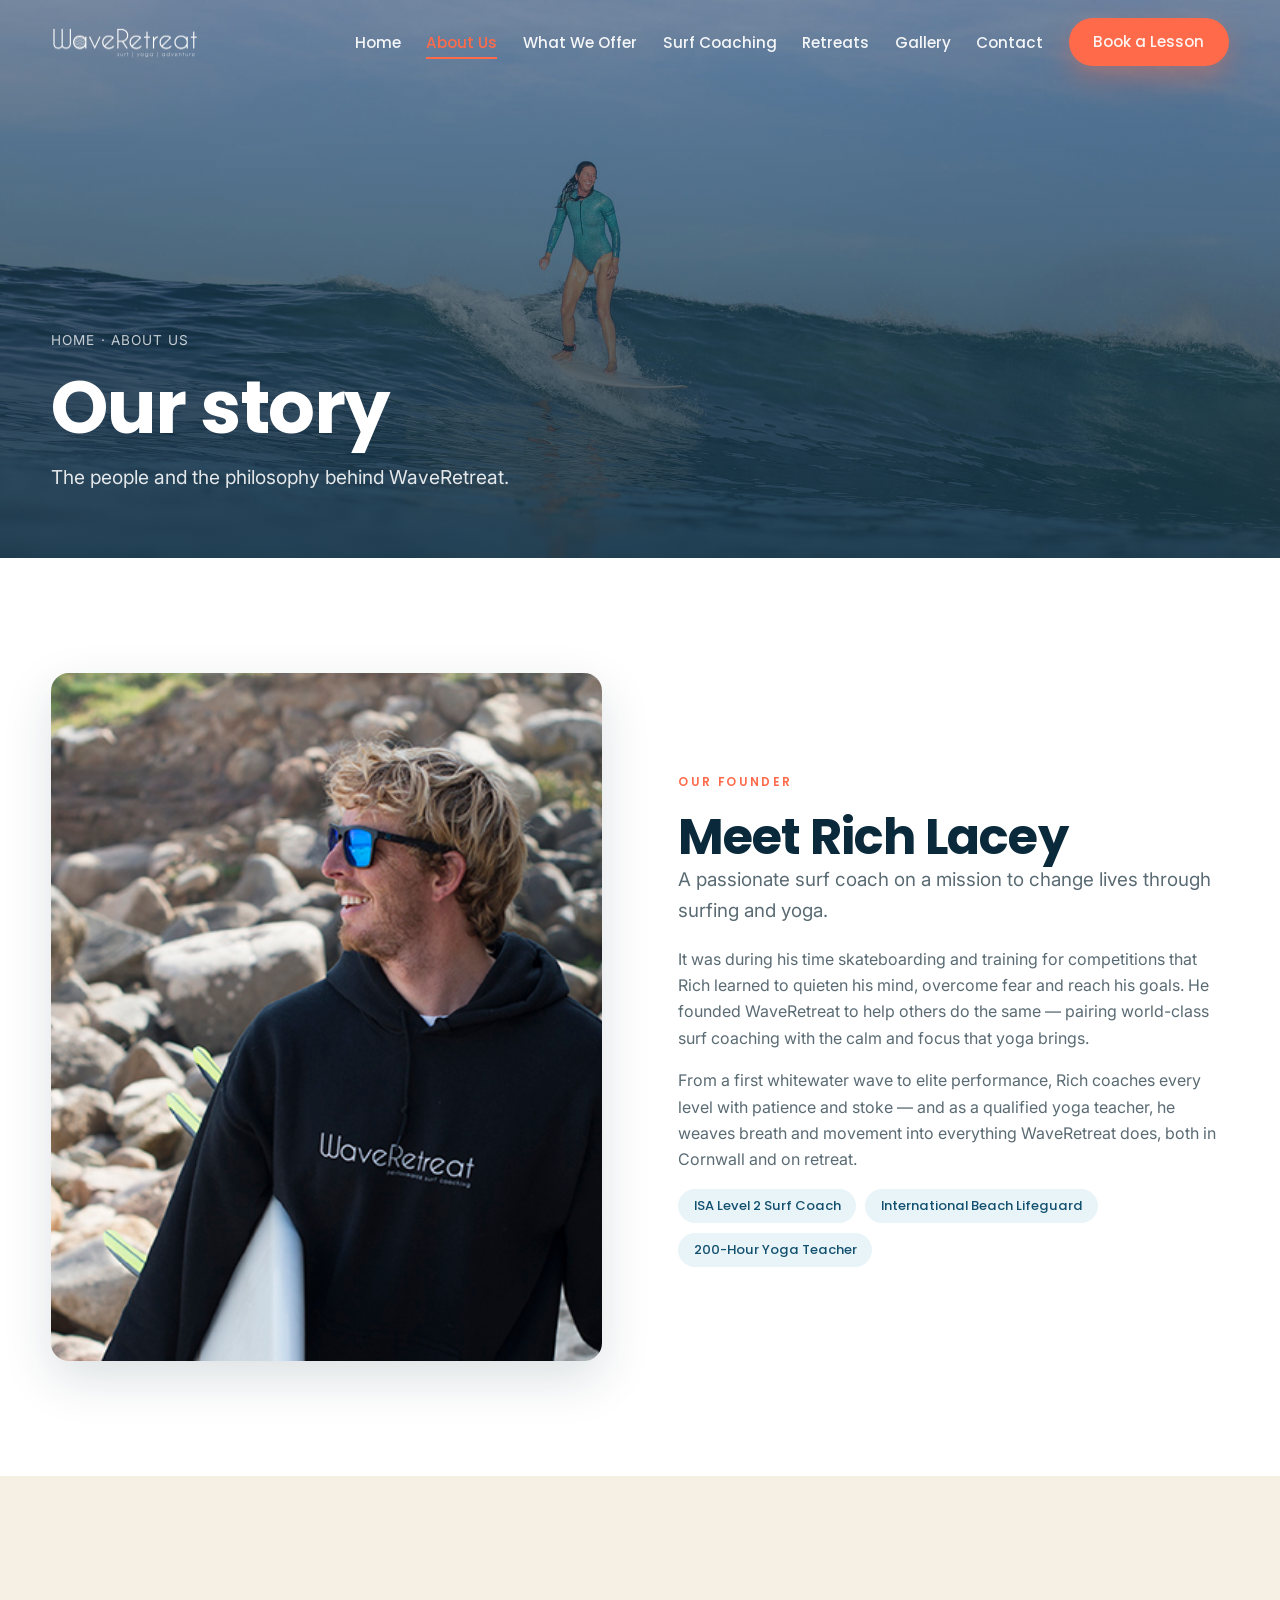
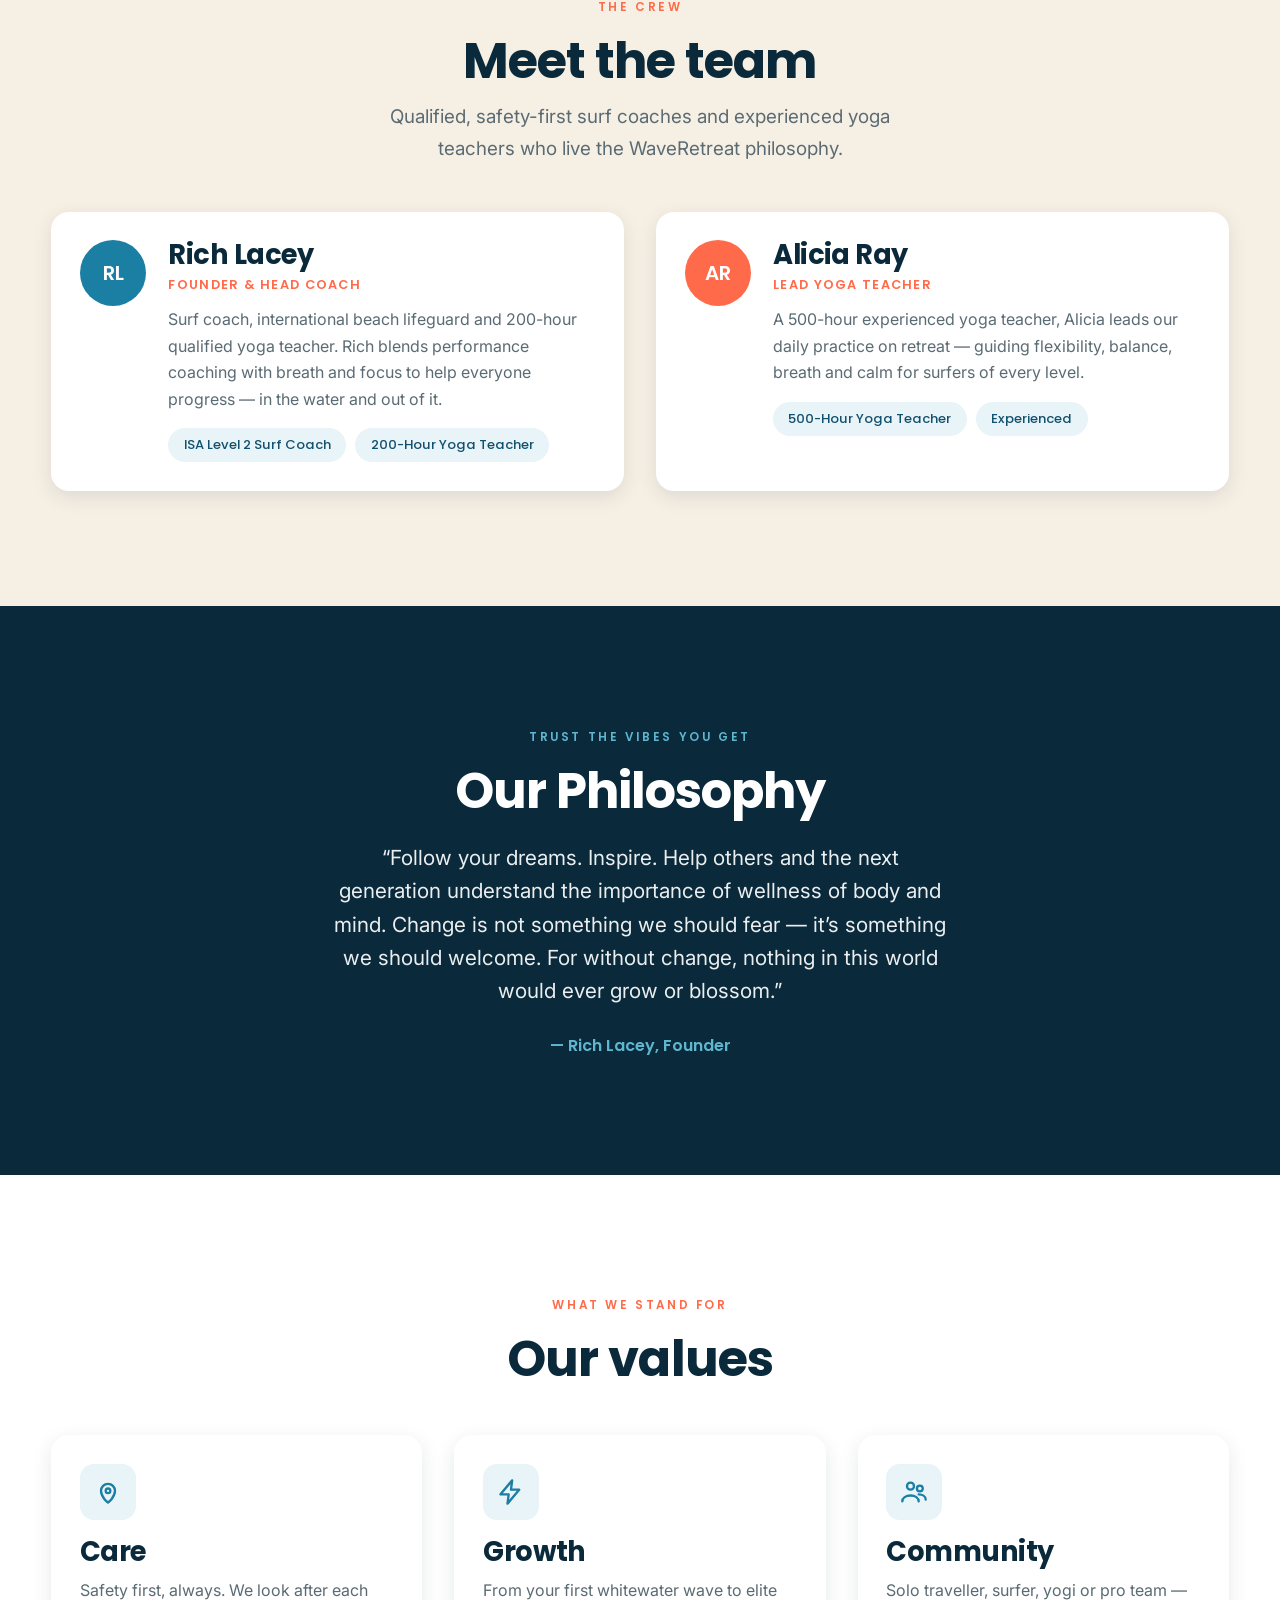
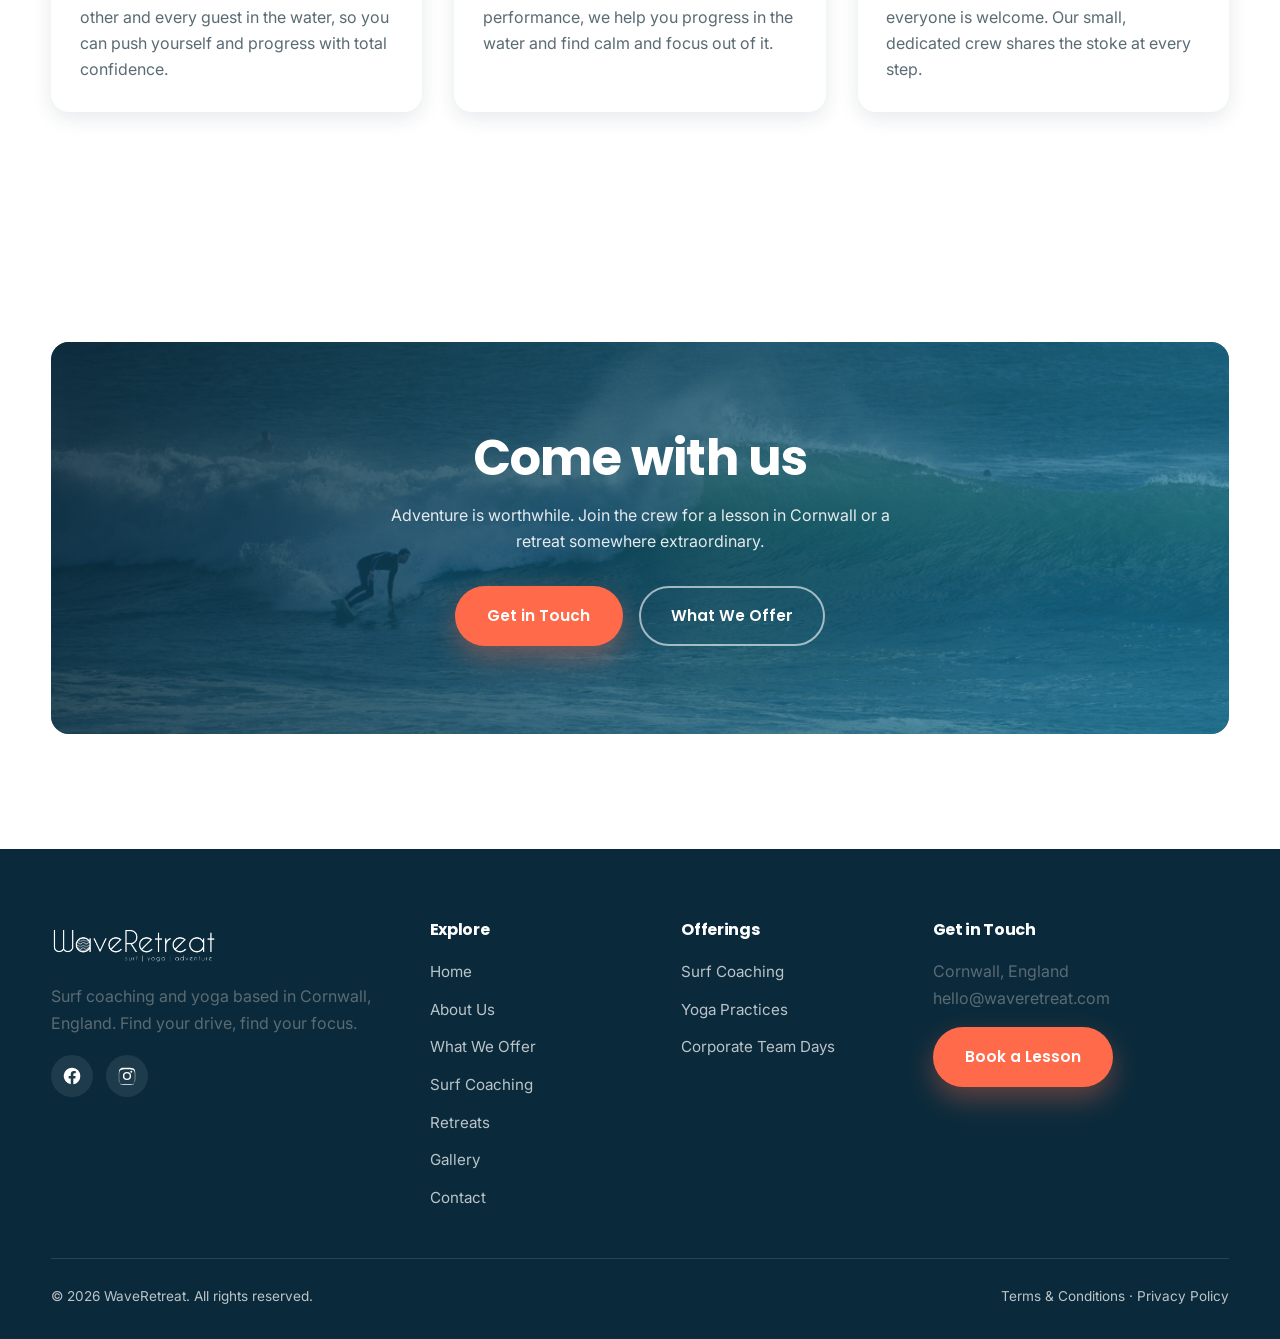
<file: about.html>
<!DOCTYPE html>
<html lang="en-GB">
<head>
  <meta charset="UTF-8" />
  <meta name="viewport" content="width=device-width, initial-scale=1" />
  <title>About Us | WaveRetreat</title>
  <meta name="description" content="WaveRetreat was founded by Rich Lacey, a passionate surf coach changing lives through surf coaching and yoga in Cornwall." />
  <link rel="preconnect" href="https://fonts.googleapis.com" />
  <link rel="preconnect" href="https://fonts.gstatic.com" crossorigin />
  <link href="https://fonts.googleapis.com/css2?family=Inter:wght@400;500;600&family=Poppins:wght@500;600;700&display=swap" rel="stylesheet" />
  <link rel="stylesheet" href="css/styles.css" />
  <link rel="icon" href="favicon.svg" type="image/svg+xml" />
  <link rel="icon" href="assets/favicon-32.png" sizes="32x32" type="image/png" />
  <link rel="apple-touch-icon" href="assets/apple-touch-icon.png" />
  <meta name="theme-color" content="#0a2a3b" />
</head>
<body>

  <header class="site-header">
    <nav class="nav container">
      <a href="index.html" class="brand" aria-label="WaveRetreat home"><span class="brand-logo"><img class="logo-light" src="assets/logo-white.png" alt="WaveRetreat" width="500" height="137"><img class="logo-dark" src="assets/logo-dark.png" alt="WaveRetreat" width="500" height="137"></span></a>
      <ul class="nav-links">
        <li><a href="index.html">Home</a></li>
        <li><a href="about.html" class="active">About Us</a></li>
        <li><a href="offer.html">What We Offer</a></li><li><a href="coaching.html">Surf Coaching</a></li>
        <li><a href="retreats.html">Retreats</a></li><li><a href="gallery.html">Gallery</a></li>
        <li><a href="contact.html">Contact</a></li>
        <li><a href="contact.html" class="btn btn--primary">Book a Lesson</a></li>
      </ul>
      <button class="nav-toggle" aria-label="Menu"><span></span><span></span><span></span></button>
    </nav>
  </header>

  <!-- PAGE HERO -->
  <section class="page-hero">
    <div class="page-hero__bg" style="background-image:url('assets/gallery/pura-vida-35-copy-scaled.jpg')"></div>
    <div class="container">
      <div class="breadcrumb">Home · About Us</div>
      <h1>Our story</h1>
      <p>The people and the philosophy behind WaveRetreat.</p>
    </div>
  </section>

  <!-- STORY -->
  <section class="section">
    <div class="container split">
      <div class="reveal media media--tall">
        <img src="assets/gallery/rich-with-board.jpg" alt="Rich Lacey, founder of WaveRetreat, with his surfboard" />
      </div>
      <div class="reveal">
        <span class="eyebrow">Our Founder</span>
        <h2>Meet Rich Lacey</h2>
        <p class="lead">A passionate surf coach on a mission to change lives through surfing and yoga.</p>
        <p style="margin-top:1.2rem">It was during his time skateboarding and training for competitions that Rich learned to quieten his mind, overcome fear and reach his goals. He founded WaveRetreat to help others do the same — pairing world-class surf coaching with the calm and focus that yoga brings.</p>
        <p style="margin-top:1rem">From a first whitewater wave to elite performance, Rich coaches every level with patience and stoke — and as a qualified yoga teacher, he weaves breath and movement into everything WaveRetreat does, both in Cornwall and on retreat.</p>
        <div class="tags">
          <span class="tag">ISA Level 2 Surf Coach</span>
          <span class="tag">International Beach Lifeguard</span>
          <span class="tag">200-Hour Yoga Teacher</span>
        </div>
      </div>
    </div>
  </section>

  <!-- TEAM -->
  <section class="section section--sand">
    <div class="container">
      <div class="text-center reveal" style="max-width:58ch;margin-inline:auto;margin-bottom:3rem">
        <span class="eyebrow">The Crew</span>
        <h2>Meet the team</h2>
        <p class="lead mx-auto" style="margin-top:0.8rem">Qualified, safety-first surf coaches and experienced yoga teachers who live the WaveRetreat philosophy.</p>
      </div>
      <div class="grid grid-2">
        <article class="card reveal"><div class="card__body" style="flex-direction:row;gap:1.4rem;align-items:flex-start">
          <div class="quote__avatar" style="width:66px;height:66px;font-size:1.25rem;flex-shrink:0">RL</div>
          <div>
            <h3 style="margin-bottom:0.2rem">Rich Lacey</h3>
            <div style="color:var(--coral);font-family:Poppins;font-weight:600;font-size:0.8rem;text-transform:uppercase;letter-spacing:0.1em;margin-bottom:0.7rem">Founder &amp; Head Coach</div>
            <p>Surf coach, international beach lifeguard and 200-hour qualified yoga teacher. Rich blends performance coaching with breath and focus to help everyone progress — in the water and out of it.</p>
            <div class="tags"><span class="tag">ISA Level 2 Surf Coach</span><span class="tag">200-Hour Yoga Teacher</span></div>
          </div>
        </div></article>
        <article class="card reveal"><div class="card__body" style="flex-direction:row;gap:1.4rem;align-items:flex-start">
          <div class="quote__avatar" style="width:66px;height:66px;font-size:1.25rem;flex-shrink:0;background:var(--coral)">AR</div>
          <div>
            <h3 style="margin-bottom:0.2rem">Alicia Ray</h3>
            <div style="color:var(--coral);font-family:Poppins;font-weight:600;font-size:0.8rem;text-transform:uppercase;letter-spacing:0.1em;margin-bottom:0.7rem">Lead Yoga Teacher</div>
            <p>A 500-hour experienced yoga teacher, Alicia leads our daily practice on retreat — guiding flexibility, balance, breath and calm for surfers of every level.</p>
            <div class="tags"><span class="tag">500-Hour Yoga Teacher</span><span class="tag">Experienced</span></div>
          </div>
        </div></article>
      </div>
    </div>
  </section>

  <!-- PHILOSOPHY -->
  <section class="section section--ocean">
    <div class="container text-center" style="max-width:62ch;margin-inline:auto">
      <span class="eyebrow">Trust the vibes you get</span>
      <h2>Our Philosophy</h2>
      <p style="font-size:1.3rem;line-height:1.6;margin-top:1.4rem;color:rgba(255,255,255,0.92)">“Follow your dreams. Inspire. Help others and the next generation understand the importance of wellness of body and mind. Change is not something we should fear — it’s something we should welcome. For without change, nothing in this world would ever grow or blossom.”</p>
      <p style="color:var(--ocean-300);font-family:Poppins;font-weight:600;margin-top:1.6rem">— Rich Lacey, Founder</p>
    </div>
  </section>

  <!-- VALUES -->
  <section class="section">
    <div class="container">
      <div class="text-center reveal" style="max-width:56ch;margin-inline:auto;margin-bottom:3rem">
        <span class="eyebrow">What We Stand For</span>
        <h2>Our values</h2>
      </div>
      <div class="grid grid-3">
        <article class="card reveal"><div class="card__body">
          <div class="card__icon"><svg viewBox="0 0 24 24" fill="none" stroke="currentColor" stroke-width="2" stroke-linecap="round" stroke-linejoin="round"><path d="M12 21s-6-4.35-6-10a6 6 0 0 1 12 0c0 5.65-6 10-6 10z"/><circle cx="12" cy="11" r="2"/></svg></div>
          <h3>Care</h3>
          <p>Safety first, always. We look after each other and every guest in the water, so you can push yourself and progress with total confidence.</p>
        </div></article>
        <article class="card reveal"><div class="card__body">
          <div class="card__icon"><svg viewBox="0 0 24 24" fill="none" stroke="currentColor" stroke-width="2" stroke-linecap="round" stroke-linejoin="round"><path d="M13 2 3 14h7l-1 8 10-12h-7l1-8z"/></svg></div>
          <h3>Growth</h3>
          <p>From your first whitewater wave to elite performance, we help you progress in the water and find calm and focus out of it.</p>
        </div></article>
        <article class="card reveal"><div class="card__body">
          <div class="card__icon"><svg viewBox="0 0 24 24" fill="none" stroke="currentColor" stroke-width="2" stroke-linecap="round" stroke-linejoin="round"><circle cx="9" cy="7" r="3"/><circle cx="17" cy="9" r="2.5"/><path d="M2 20c0-3 3-5 7-5s7 2 7 5M16 14c3 0 6 1.5 6 4.5"/></svg></div>
          <h3>Community</h3>
          <p>Solo traveller, surfer, yogi or pro team — everyone is welcome. Our small, dedicated crew shares the stoke at every step.</p>
        </div></article>
      </div>
    </div>
  </section>

  <!-- CTA -->
  <section class="section">
    <div class="container">
      <div class="cta reveal" style="background-image:url('assets/gallery/banner-waveretreat-scaled.jpg')">
        <h2>Come with us</h2>
        <p>Adventure is worthwhile. Join the crew for a lesson in Cornwall or a retreat somewhere extraordinary.</p>
        <div class="hero__cta" style="justify-content:center">
          <a href="contact.html" class="btn btn--primary">Get in Touch</a>
          <a href="offer.html" class="btn btn--ghost">What We Offer</a>
        </div>
      </div>
    </div>
  </section>

  <footer class="site-footer">
    <div class="container">
      <div class="footer-grid">
        <div>
          <a href="index.html" class="brand" aria-label="WaveRetreat home"><span class="brand-logo"><img class="logo-light" src="assets/logo-white.png" alt="WaveRetreat" width="500" height="137"><img class="logo-dark" src="assets/logo-dark.png" alt="WaveRetreat" width="500" height="137"></span></a>
          <p style="max-width:34ch">Surf coaching and yoga based in Cornwall, England. Find your drive, find your focus.</p>
          <div class="socials">
            <a href="https://www.facebook.com/waveretreat/" aria-label="Facebook" target="_blank" rel="noopener"><svg viewBox="0 0 24 24"><path d="M22 12a10 10 0 1 0-11.5 9.9v-7H8v-2.9h2.5V9.8c0-2.5 1.5-3.9 3.8-3.9 1.1 0 2.2.2 2.2.2v2.5h-1.3c-1.2 0-1.6.8-1.6 1.6v1.9h2.8l-.4 2.9h-2.4v7A10 10 0 0 0 22 12z"/></svg></a>
            <a href="https://www.instagram.com/waveretreat/" aria-label="Instagram" target="_blank" rel="noopener"><svg viewBox="0 0 24 24"><path d="M12 2.2c3.2 0 3.6 0 4.9.1 1.2.1 1.8.3 2.2.4.6.2 1 .5 1.4.9.4.4.7.8.9 1.4.2.4.4 1 .4 2.2.1 1.3.1 1.7.1 4.9s0 3.6-.1 4.9c-.1 1.2-.3 1.8-.4 2.2-.2.6-.5 1-.9 1.4-.4.4-.8.7-1.4.9-.4.2-1 .4-2.2.4-1.3.1-1.7.1-4.9.1s-3.6 0-4.9-.1c-1.2-.1-1.8-.3-2.2-.4-.6-.2-1-.5-1.4-.9-.4-.4-.7-.8-.9-1.4-.2-.4-.4-1-.4-2.2C2.2 15.6 2.2 15.2 2.2 12s0-3.6.1-4.9c.1-1.2.3-1.8.4-2.2.2-.6.5-1 .9-1.4.4-.4.8-.7 1.4-.9.4-.2 1-.4 2.2-.4C8.4 2.2 8.8 2.2 12 2.2zm0 1.8c-3.1 0-3.5 0-4.7.1-1.1.1-1.7.2-2.1.4-.5.2-.9.4-1.3.8-.4.4-.6.8-.8 1.3-.2.4-.3 1-.4 2.1-.1 1.2-.1 1.6-.1 4.7s0 3.5.1 4.7c.1 1.1.2 1.7.4 2.1.2.5.4.9.8 1.3.4.4.8.6 1.3.8.4.2 1 .3 2.1.4 1.2.1 1.6.1 4.7.1s3.5 0 4.7-.1c1.1-.1 1.7-.2 2.1-.4.5-.2.9-.4 1.3-.8.4-.4.6-.8.8-1.3.2-.4.3-1 .4-2.1.1-1.2.1-1.6.1-4.7s0-3.5-.1-4.7c-.1-1.1-.2-1.7-.4-2.1-.2-.5-.4-.9-.8-1.3-.4-.4-.8-.6-1.3-.8-.4-.2-1-.3-2.1-.4-1.2-.1-1.6-.1-4.7-.1zm0 3.1a4.9 4.9 0 1 1 0 9.8 4.9 4.9 0 0 1 0-9.8zm0 8.1a3.2 3.2 0 1 0 0-6.4 3.2 3.2 0 0 0 0 6.4zm6.3-8.3a1.1 1.1 0 1 1-2.3 0 1.1 1.1 0 0 1 2.3 0z"/></svg></a>
          </div>
        </div>
        <div><h4>Explore</h4><ul class="footer-links"><li><a href="index.html">Home</a></li><li><a href="about.html">About Us</a></li><li><a href="offer.html">What We Offer</a></li><li><a href="coaching.html">Surf Coaching</a></li><li><a href="retreats.html">Retreats</a></li><li><a href="gallery.html">Gallery</a></li><li><a href="contact.html">Contact</a></li></ul></div>
        <div><h4>Offerings</h4><ul class="footer-links"><li><a href="offer.html">Surf Coaching</a></li><li><a href="offer.html">Yoga Practices</a></li><li><a href="offer.html">Corporate Team Days</a></li></ul></div>
        <div><h4>Get in Touch</h4><p>Cornwall, England</p><p><a href="mailto:hello@waveretreat.com">hello@waveretreat.com</a></p><a href="contact.html" class="btn btn--primary" style="margin-top:1rem">Book a Lesson</a></div>
      </div>
      <div class="footer-bottom"><div>© <span id="year">2026</span> WaveRetreat. All rights reserved.</div><div><a href="terms.html">Terms &amp; Conditions</a> · <a href="privacy.html">Privacy Policy</a></div></div>
    </div>
  </footer>

  <script src="js/main.js"></script>
</body>
</html>
</file>
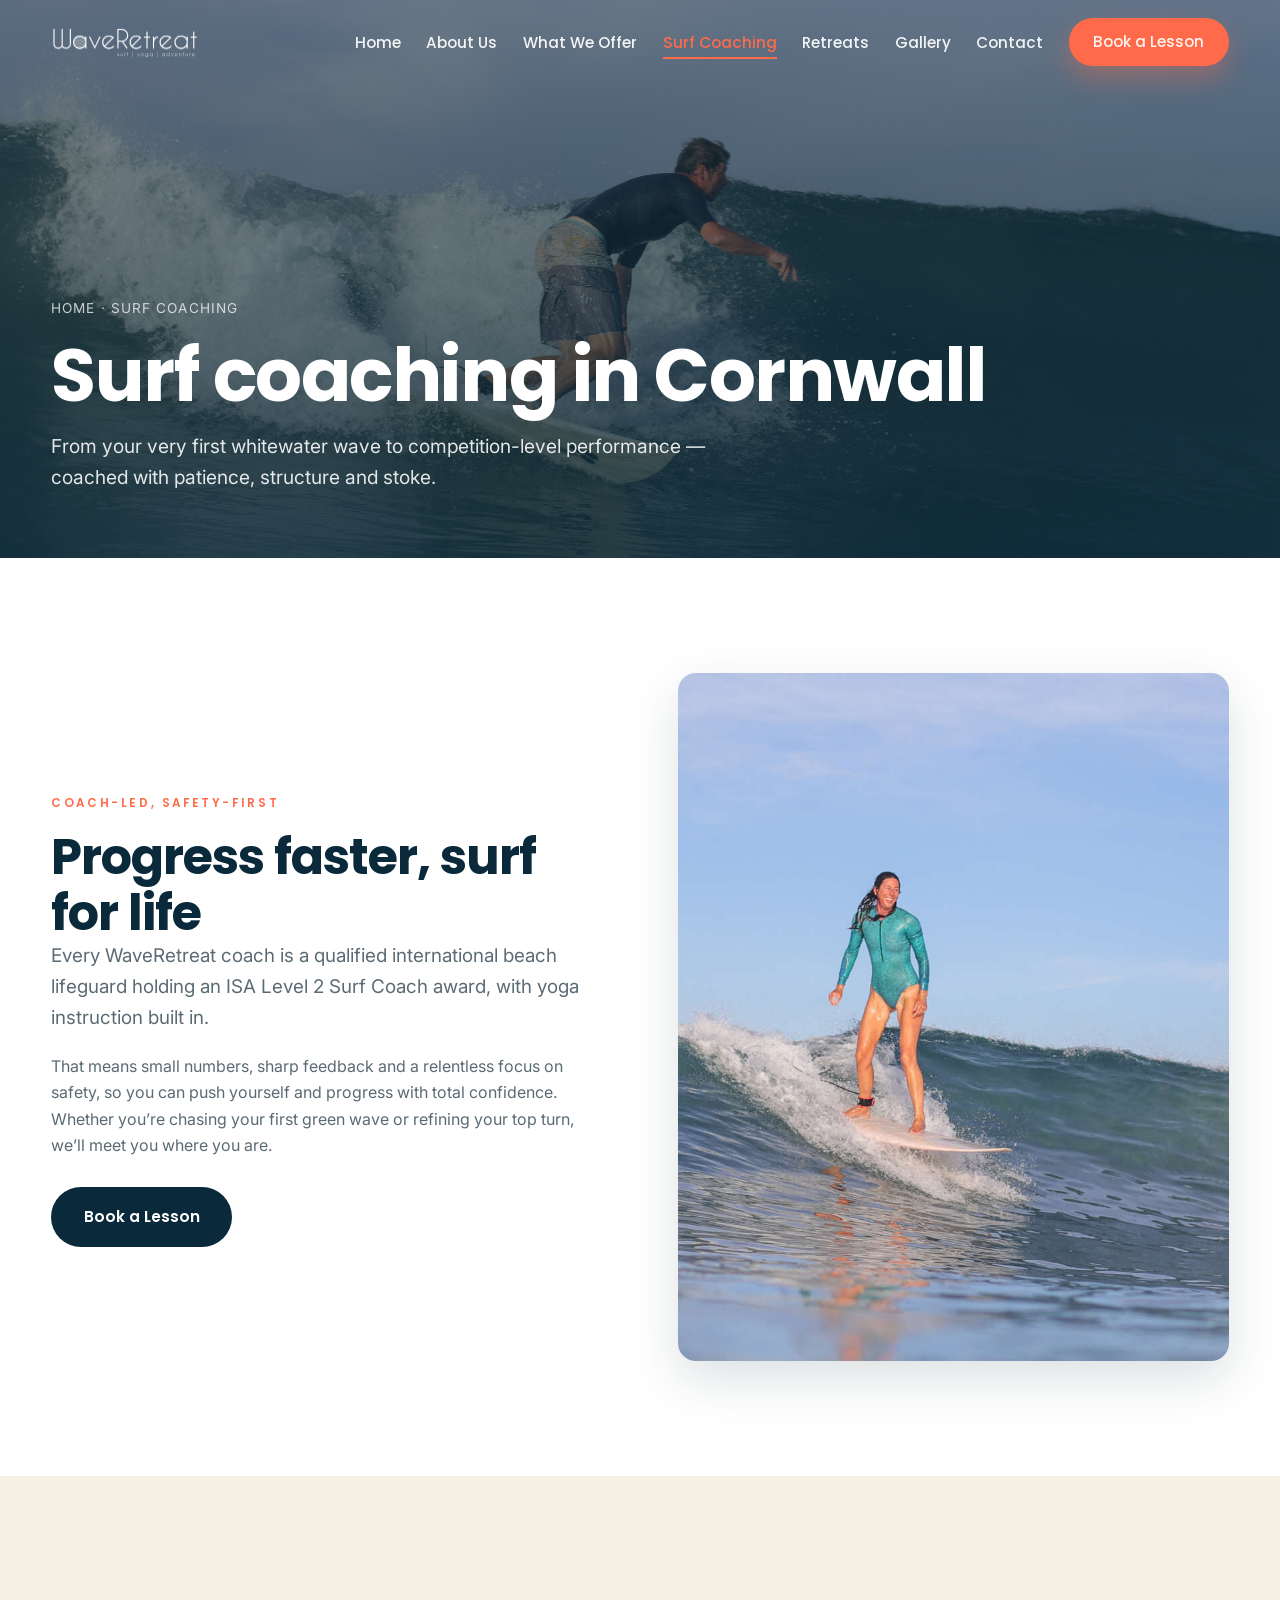
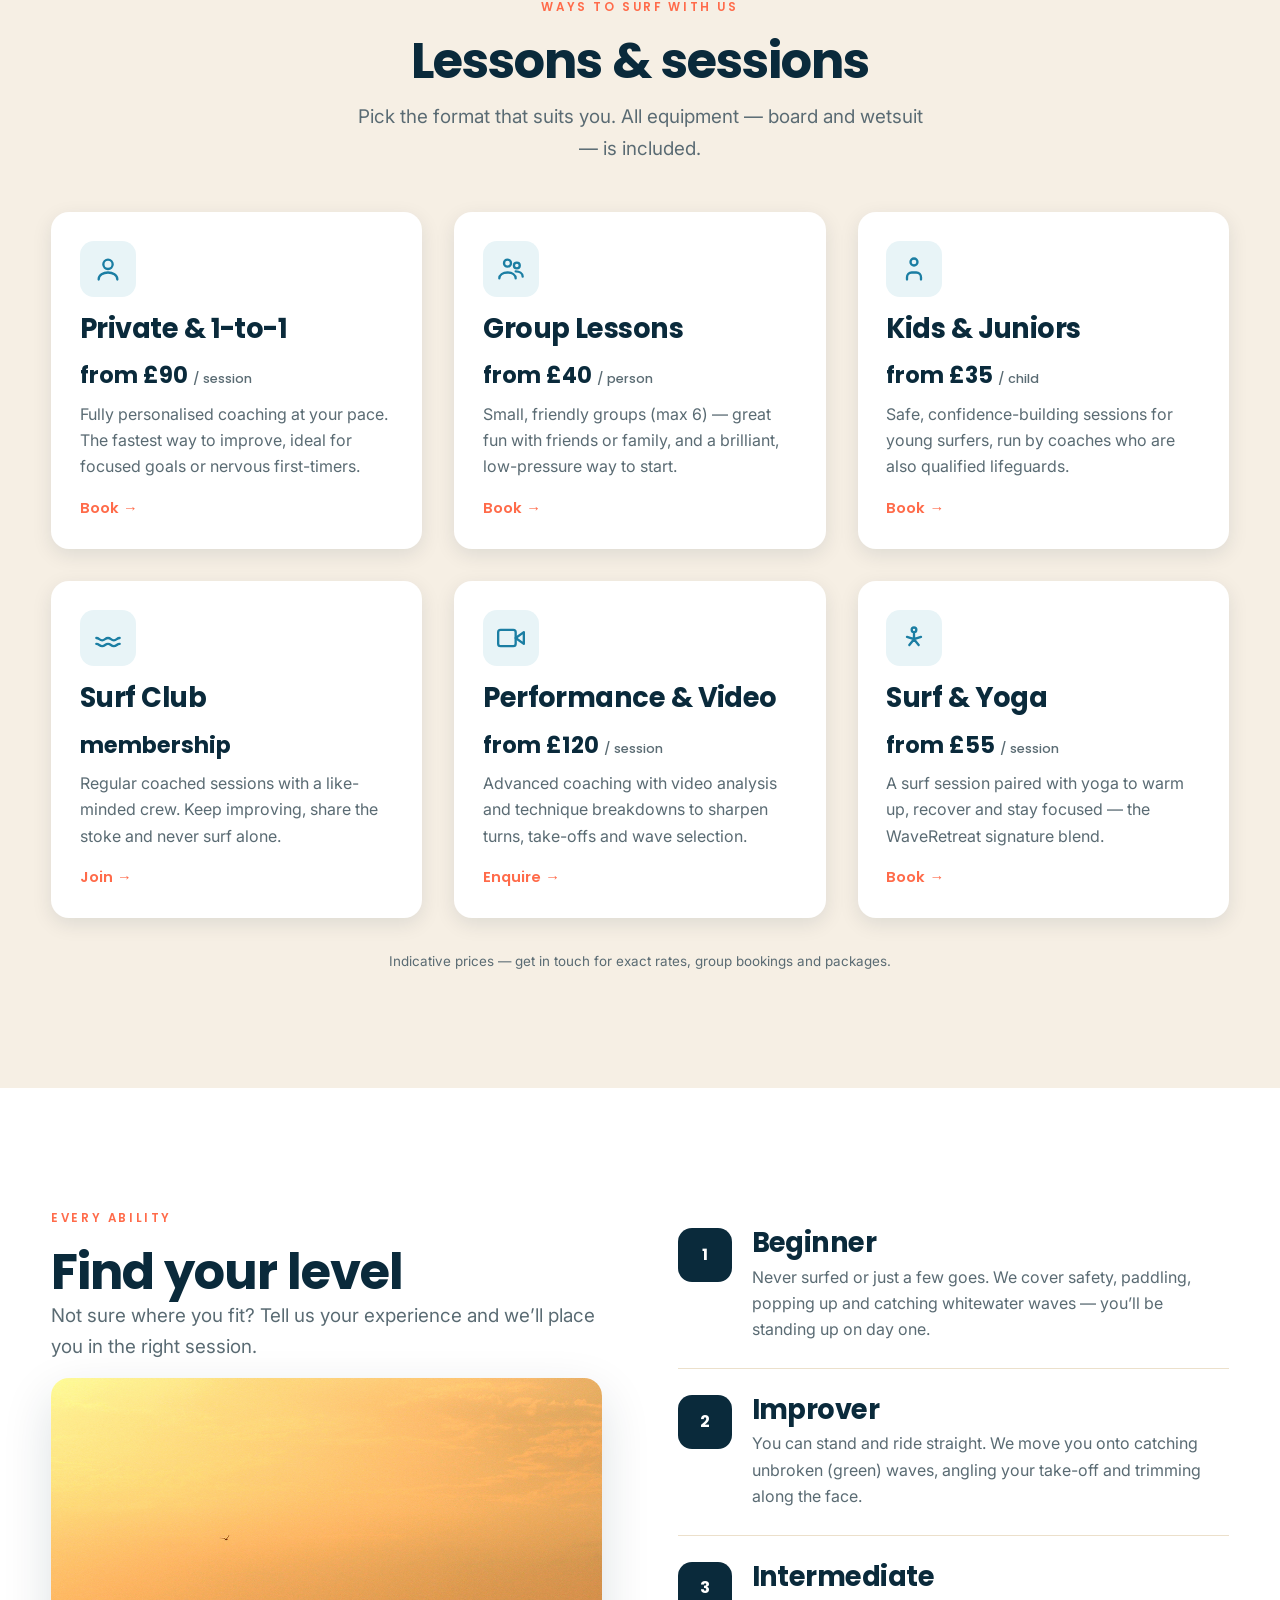
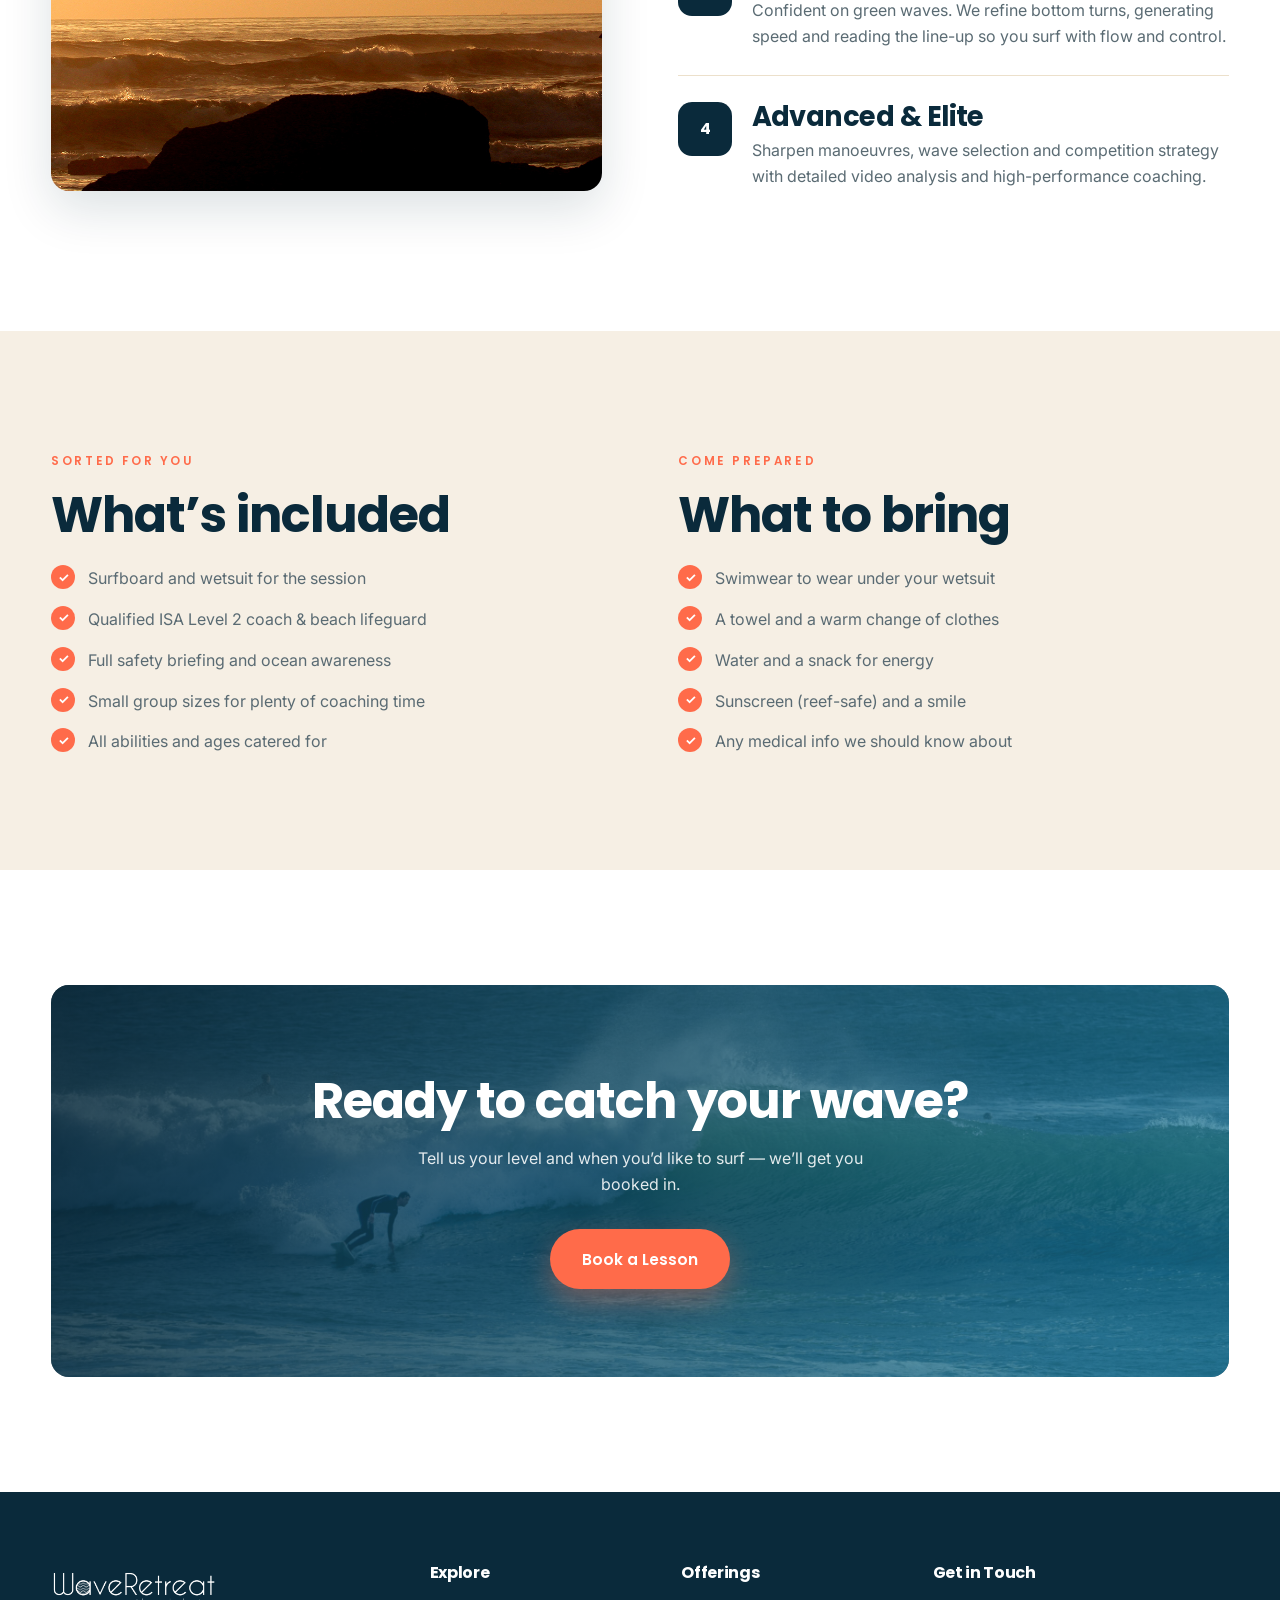
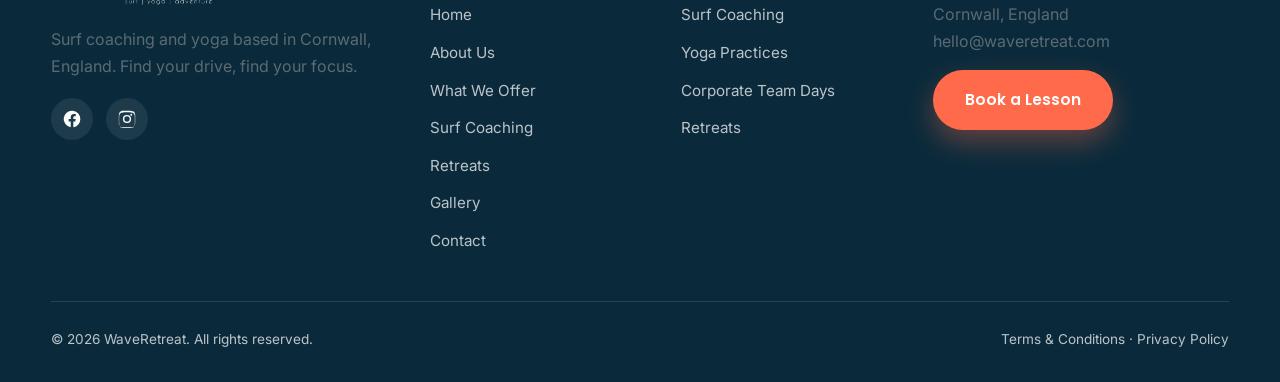
<file: coaching.html>
<!DOCTYPE html>
<html lang="en-GB">
<head>
  <meta charset="UTF-8" />
  <meta name="viewport" content="width=device-width, initial-scale=1" />
  <title>Surf Coaching | WaveRetreat</title>
  <meta name="description" content="Surf coaching in Cornwall with WaveRetreat — private and group lessons, kids' coaching and surf club, from first wave to elite, with ISA-qualified coaches." />
  <link rel="preconnect" href="https://fonts.googleapis.com" />
  <link rel="preconnect" href="https://fonts.gstatic.com" crossorigin />
  <link href="https://fonts.googleapis.com/css2?family=Inter:wght@400;500;600&family=Poppins:wght@500;600;700&display=swap" rel="stylesheet" />
  <link rel="stylesheet" href="css/styles.css" />
  <link rel="icon" href="favicon.svg" type="image/svg+xml" />
  <link rel="icon" href="assets/favicon-32.png" sizes="32x32" type="image/png" />
  <link rel="apple-touch-icon" href="assets/apple-touch-icon.png" />
  <meta name="theme-color" content="#0a2a3b" />
</head>
<body>

  <header class="site-header">
    <nav class="nav container">
      <a href="index.html" class="brand" aria-label="WaveRetreat home"><span class="brand-logo"><img class="logo-light" src="assets/logo-white.png" alt="WaveRetreat" width="500" height="137"><img class="logo-dark" src="assets/logo-dark.png" alt="WaveRetreat" width="500" height="137"></span></a>
      <ul class="nav-links">
        <li><a href="index.html">Home</a></li>
        <li><a href="about.html">About Us</a></li>
        <li><a href="offer.html">What We Offer</a></li>
        <li><a href="coaching.html" class="active">Surf Coaching</a></li>
        <li><a href="retreats.html">Retreats</a></li>
        <li><a href="gallery.html">Gallery</a></li>
        <li><a href="contact.html">Contact</a></li>
        <li><a href="contact.html" class="btn btn--primary">Book a Lesson</a></li>
      </ul>
      <button class="nav-toggle" aria-label="Menu"><span></span><span></span><span></span></button>
    </nav>
  </header>

  <section class="page-hero">
    <div class="page-hero__bg" style="background-image:url('assets/gallery/pura-vida-73-copy.jpg')"></div>
    <div class="container">
      <div class="breadcrumb">Home · Surf Coaching</div>
      <h1>Surf coaching in Cornwall</h1>
      <p>From your very first whitewater wave to competition-level performance — coached with patience, structure and stoke.</p>
    </div>
  </section>

  <!-- INTRO -->
  <section class="section">
    <div class="container split">
      <div class="reveal">
        <span class="eyebrow">Coach-Led, Safety-First</span>
        <h2>Progress faster, surf for life</h2>
        <p class="lead">Every WaveRetreat coach is a qualified international beach lifeguard holding an ISA Level 2 Surf Coach award, with yoga instruction built in.</p>
        <p style="margin-top:1.2rem">That means small numbers, sharp feedback and a relentless focus on safety, so you can push yourself and progress with total confidence. Whether you’re chasing your first green wave or refining your top turn, we’ll meet you where you are.</p>
        <a href="contact.html" class="btn btn--dark" style="margin-top:1.8rem">Book a Lesson</a>
      </div>
      <div class="reveal media media--tall"><img src="assets/gallery/pura-vida-35-copy-scaled.jpg" alt="Surf coach guiding a student into a wave in Cornwall" /></div>
    </div>
  </section>

  <!-- LESSON TYPES -->
  <section class="section section--sand">
    <div class="container">
      <div class="text-center reveal" style="max-width:58ch;margin-inline:auto;margin-bottom:3rem">
        <span class="eyebrow">Ways to Surf With Us</span>
        <h2>Lessons &amp; sessions</h2>
        <p class="lead mx-auto" style="margin-top:0.8rem">Pick the format that suits you. All equipment — board and wetsuit — is included.</p>
      </div>
      <div class="grid grid-3">
        <article class="card reveal"><div class="card__body">
          <div class="card__icon"><svg viewBox="0 0 24 24" fill="none" stroke="currentColor" stroke-width="2" stroke-linecap="round" stroke-linejoin="round"><circle cx="12" cy="8" r="4"/><path d="M4 21c0-4 4-6 8-6s8 2 8 6"/></svg></div>
          <h3>Private &amp; 1-to-1</h3>
          <div class="price">from £90 <small>/ session</small></div>
          <p>Fully personalised coaching at your pace. The fastest way to improve, ideal for focused goals or nervous first-timers.</p>
          <a href="contact.html" class="card__link">Book →</a>
        </div></article>
        <article class="card reveal"><div class="card__body">
          <div class="card__icon"><svg viewBox="0 0 24 24" fill="none" stroke="currentColor" stroke-width="2" stroke-linecap="round" stroke-linejoin="round"><circle cx="9" cy="7" r="3"/><circle cx="17" cy="9" r="2.5"/><path d="M2 20c0-3 3-5 7-5s7 2 7 5M16 14c3 0 6 1.5 6 4.5"/></svg></div>
          <h3>Group Lessons</h3>
          <div class="price">from £40 <small>/ person</small></div>
          <p>Small, friendly groups (max 6) — great fun with friends or family, and a brilliant, low-pressure way to start.</p>
          <a href="contact.html" class="card__link">Book →</a>
        </div></article>
        <article class="card reveal"><div class="card__body">
          <div class="card__icon"><svg viewBox="0 0 24 24" fill="none" stroke="currentColor" stroke-width="2" stroke-linecap="round" stroke-linejoin="round"><circle cx="12" cy="6" r="3"/><path d="M6 21v-2a4 4 0 0 1 4-4h4a4 4 0 0 1 4 4v2"/></svg></div>
          <h3>Kids &amp; Juniors</h3>
          <div class="price">from £35 <small>/ child</small></div>
          <p>Safe, confidence-building sessions for young surfers, run by coaches who are also qualified lifeguards.</p>
          <a href="contact.html" class="card__link">Book →</a>
        </div></article>
        <article class="card reveal"><div class="card__body">
          <div class="card__icon"><svg viewBox="0 0 24 24" fill="none" stroke="currentColor" stroke-width="2" stroke-linecap="round" stroke-linejoin="round"><path d="M2 12c2.5 0 2.5 2 5 2s2.5-2 5-2 2.5 2 5 2 2.5-2 5-2"/><path d="M2 17c2.5 0 2.5 2 5 2s2.5-2 5-2 2.5 2 5 2 2.5-2 5-2"/></svg></div>
          <h3>Surf Club</h3>
          <div class="price">membership</div>
          <p>Regular coached sessions with a like-minded crew. Keep improving, share the stoke and never surf alone.</p>
          <a href="contact.html" class="card__link">Join →</a>
        </div></article>
        <article class="card reveal"><div class="card__body">
          <div class="card__icon"><svg viewBox="0 0 24 24" fill="none" stroke="currentColor" stroke-width="2" stroke-linecap="round" stroke-linejoin="round"><path d="M23 7l-7 5 7 5V7z"/><rect x="1" y="5" width="15" height="14" rx="2"/></svg></div>
          <h3>Performance &amp; Video</h3>
          <div class="price">from £120 <small>/ session</small></div>
          <p>Advanced coaching with video analysis and technique breakdowns to sharpen turns, take-offs and wave selection.</p>
          <a href="contact.html" class="card__link">Enquire →</a>
        </div></article>
        <article class="card reveal"><div class="card__body">
          <div class="card__icon"><svg viewBox="0 0 24 24" fill="none" stroke="currentColor" stroke-width="2" stroke-linecap="round" stroke-linejoin="round"><circle cx="12" cy="5" r="2"/><path d="M12 7v6m0 0-4 5m4-5 4 5M6 11l6 2 6-2"/></svg></div>
          <h3>Surf &amp; Yoga</h3>
          <div class="price">from £55 <small>/ session</small></div>
          <p>A surf session paired with yoga to warm up, recover and stay focused — the WaveRetreat signature blend.</p>
          <a href="contact.html" class="card__link">Book →</a>
        </div></article>
      </div>
      <p class="text-center form-note" style="margin-top:2rem">Indicative prices — get in touch for exact rates, group bookings and packages.</p>
    </div>
  </section>

  <!-- LEVELS -->
  <section class="section">
    <div class="container split" style="align-items:start">
      <div class="reveal">
        <span class="eyebrow">Every Ability</span>
        <h2>Find your level</h2>
        <p class="lead" style="margin-bottom:1rem">Not sure where you fit? Tell us your experience and we’ll place you in the right session.</p>
        <div class="reveal media" style="aspect-ratio:4/3"><img src="assets/gallery/home-slide1.jpg" alt="Surfers entering the water in Cornwall" /></div>
      </div>
      <div class="reveal">
        <div class="level">
          <div class="level__badge">1</div>
          <div><h3>Beginner</h3><p>Never surfed or just a few goes. We cover safety, paddling, popping up and catching whitewater waves — you’ll be standing up on day one.</p></div>
        </div>
        <div class="level">
          <div class="level__badge">2</div>
          <div><h3>Improver</h3><p>You can stand and ride straight. We move you onto catching unbroken (green) waves, angling your take-off and trimming along the face.</p></div>
        </div>
        <div class="level">
          <div class="level__badge">3</div>
          <div><h3>Intermediate</h3><p>Confident on green waves. We refine bottom turns, generating speed and reading the line-up so you surf with flow and control.</p></div>
        </div>
        <div class="level">
          <div class="level__badge">4</div>
          <div><h3>Advanced &amp; Elite</h3><p>Sharpen manoeuvres, wave selection and competition strategy with detailed video analysis and high-performance coaching.</p></div>
        </div>
      </div>
    </div>
  </section>

  <!-- INCLUDED / WHAT TO BRING -->
  <section class="section section--sand">
    <div class="container split">
      <div class="reveal">
        <span class="eyebrow">Sorted For You</span>
        <h2>What’s included</h2>
        <ul class="checks" style="margin-top:1.4rem">
          <li>Surfboard and wetsuit for the session</li>
          <li>Qualified ISA Level 2 coach &amp; beach lifeguard</li>
          <li>Full safety briefing and ocean awareness</li>
          <li>Small group sizes for plenty of coaching time</li>
          <li>All abilities and ages catered for</li>
        </ul>
      </div>
      <div class="reveal">
        <span class="eyebrow">Come Prepared</span>
        <h2>What to bring</h2>
        <ul class="checks" style="margin-top:1.4rem">
          <li>Swimwear to wear under your wetsuit</li>
          <li>A towel and a warm change of clothes</li>
          <li>Water and a snack for energy</li>
          <li>Sunscreen (reef-safe) and a smile</li>
          <li>Any medical info we should know about</li>
        </ul>
      </div>
    </div>
  </section>

  <!-- CTA -->
  <section class="section">
    <div class="container">
      <div class="cta reveal" style="background-image:url('assets/gallery/banner-waveretreat-scaled.jpg')">
        <h2>Ready to catch your wave?</h2>
        <p>Tell us your level and when you’d like to surf — we’ll get you booked in.</p>
        <a href="contact.html" class="btn btn--primary">Book a Lesson</a>
      </div>
    </div>
  </section>

  <footer class="site-footer">
    <div class="container">
      <div class="footer-grid">
        <div>
          <a href="index.html" class="brand" aria-label="WaveRetreat home"><span class="brand-logo"><img class="logo-light" src="assets/logo-white.png" alt="WaveRetreat" width="500" height="137"><img class="logo-dark" src="assets/logo-dark.png" alt="WaveRetreat" width="500" height="137"></span></a>
          <p style="max-width:34ch">Surf coaching and yoga based in Cornwall, England. Find your drive, find your focus.</p>
          <div class="socials">
            <a href="https://www.facebook.com/waveretreat/" aria-label="Facebook" target="_blank" rel="noopener"><svg viewBox="0 0 24 24"><path d="M22 12a10 10 0 1 0-11.5 9.9v-7H8v-2.9h2.5V9.8c0-2.5 1.5-3.9 3.8-3.9 1.1 0 2.2.2 2.2.2v2.5h-1.3c-1.2 0-1.6.8-1.6 1.6v1.9h2.8l-.4 2.9h-2.4v7A10 10 0 0 0 22 12z"/></svg></a>
            <a href="https://www.instagram.com/waveretreat/" aria-label="Instagram" target="_blank" rel="noopener"><svg viewBox="0 0 24 24"><path d="M12 2.2c3.2 0 3.6 0 4.9.1 1.2.1 1.8.3 2.2.4.6.2 1 .5 1.4.9.4.4.7.8.9 1.4.2.4.4 1 .4 2.2.1 1.3.1 1.7.1 4.9s0 3.6-.1 4.9c-.1 1.2-.3 1.8-.4 2.2-.2.6-.5 1-.9 1.4-.4.4-.8.7-1.4.9-.4.2-1 .4-2.2.4-1.3.1-1.7.1-4.9.1s-3.6 0-4.9-.1c-1.2-.1-1.8-.3-2.2-.4-.6-.2-1-.5-1.4-.9-.4-.4-.7-.8-.9-1.4-.2-.4-.4-1-.4-2.2C2.2 15.6 2.2 15.2 2.2 12s0-3.6.1-4.9c.1-1.2.3-1.8.4-2.2.2-.6.5-1 .9-1.4.4-.4.8-.7 1.4-.9.4-.2 1-.4 2.2-.4C8.4 2.2 8.8 2.2 12 2.2zm0 1.8c-3.1 0-3.5 0-4.7.1-1.1.1-1.7.2-2.1.4-.5.2-.9.4-1.3.8-.4.4-.6.8-.8 1.3-.2.4-.3 1-.4 2.1-.1 1.2-.1 1.6-.1 4.7s0 3.5.1 4.7c.1 1.1.2 1.7.4 2.1.2.5.4.9.8 1.3.4.4.8.6 1.3.8.4.2 1 .3 2.1.4 1.2.1 1.6.1 4.7.1s3.5 0 4.7-.1c1.1-.1 1.7-.2 2.1-.4.5-.2.9-.4 1.3-.8.4-.4.6-.8.8-1.3.2-.4.3-1 .4-2.1.1-1.2.1-1.6.1-4.7s0-3.5-.1-4.7c-.1-1.1-.2-1.7-.4-2.1-.2-.5-.4-.9-.8-1.3-.4-.4-.8-.6-1.3-.8-.4-.2-1-.3-2.1-.4-1.2-.1-1.6-.1-4.7-.1zm0 3.1a4.9 4.9 0 1 1 0 9.8 4.9 4.9 0 0 1 0-9.8zm0 8.1a3.2 3.2 0 1 0 0-6.4 3.2 3.2 0 0 0 0 6.4zm6.3-8.3a1.1 1.1 0 1 1-2.3 0 1.1 1.1 0 0 1 2.3 0z"/></svg></a>
          </div>
        </div>
        <div><h4>Explore</h4><ul class="footer-links"><li><a href="index.html">Home</a></li><li><a href="about.html">About Us</a></li><li><a href="offer.html">What We Offer</a></li><li><a href="coaching.html">Surf Coaching</a></li><li><a href="retreats.html">Retreats</a></li><li><a href="gallery.html">Gallery</a></li><li><a href="contact.html">Contact</a></li></ul></div>
        <div><h4>Offerings</h4><ul class="footer-links"><li><a href="coaching.html">Surf Coaching</a></li><li><a href="offer.html#yoga">Yoga Practices</a></li><li><a href="offer.html#corporate">Corporate Team Days</a></li><li><a href="retreats.html">Retreats</a></li></ul></div>
        <div><h4>Get in Touch</h4><p>Cornwall, England</p><p><a href="mailto:hello@waveretreat.com">hello@waveretreat.com</a></p><a href="contact.html" class="btn btn--primary" style="margin-top:1rem">Book a Lesson</a></div>
      </div>
      <div class="footer-bottom"><div>© <span id="year">2026</span> WaveRetreat. All rights reserved.</div><div><a href="terms.html">Terms &amp; Conditions</a> · <a href="privacy.html">Privacy Policy</a></div></div>
    </div>
  </footer>

  <script src="js/main.js"></script>
</body>
</html>
</file>
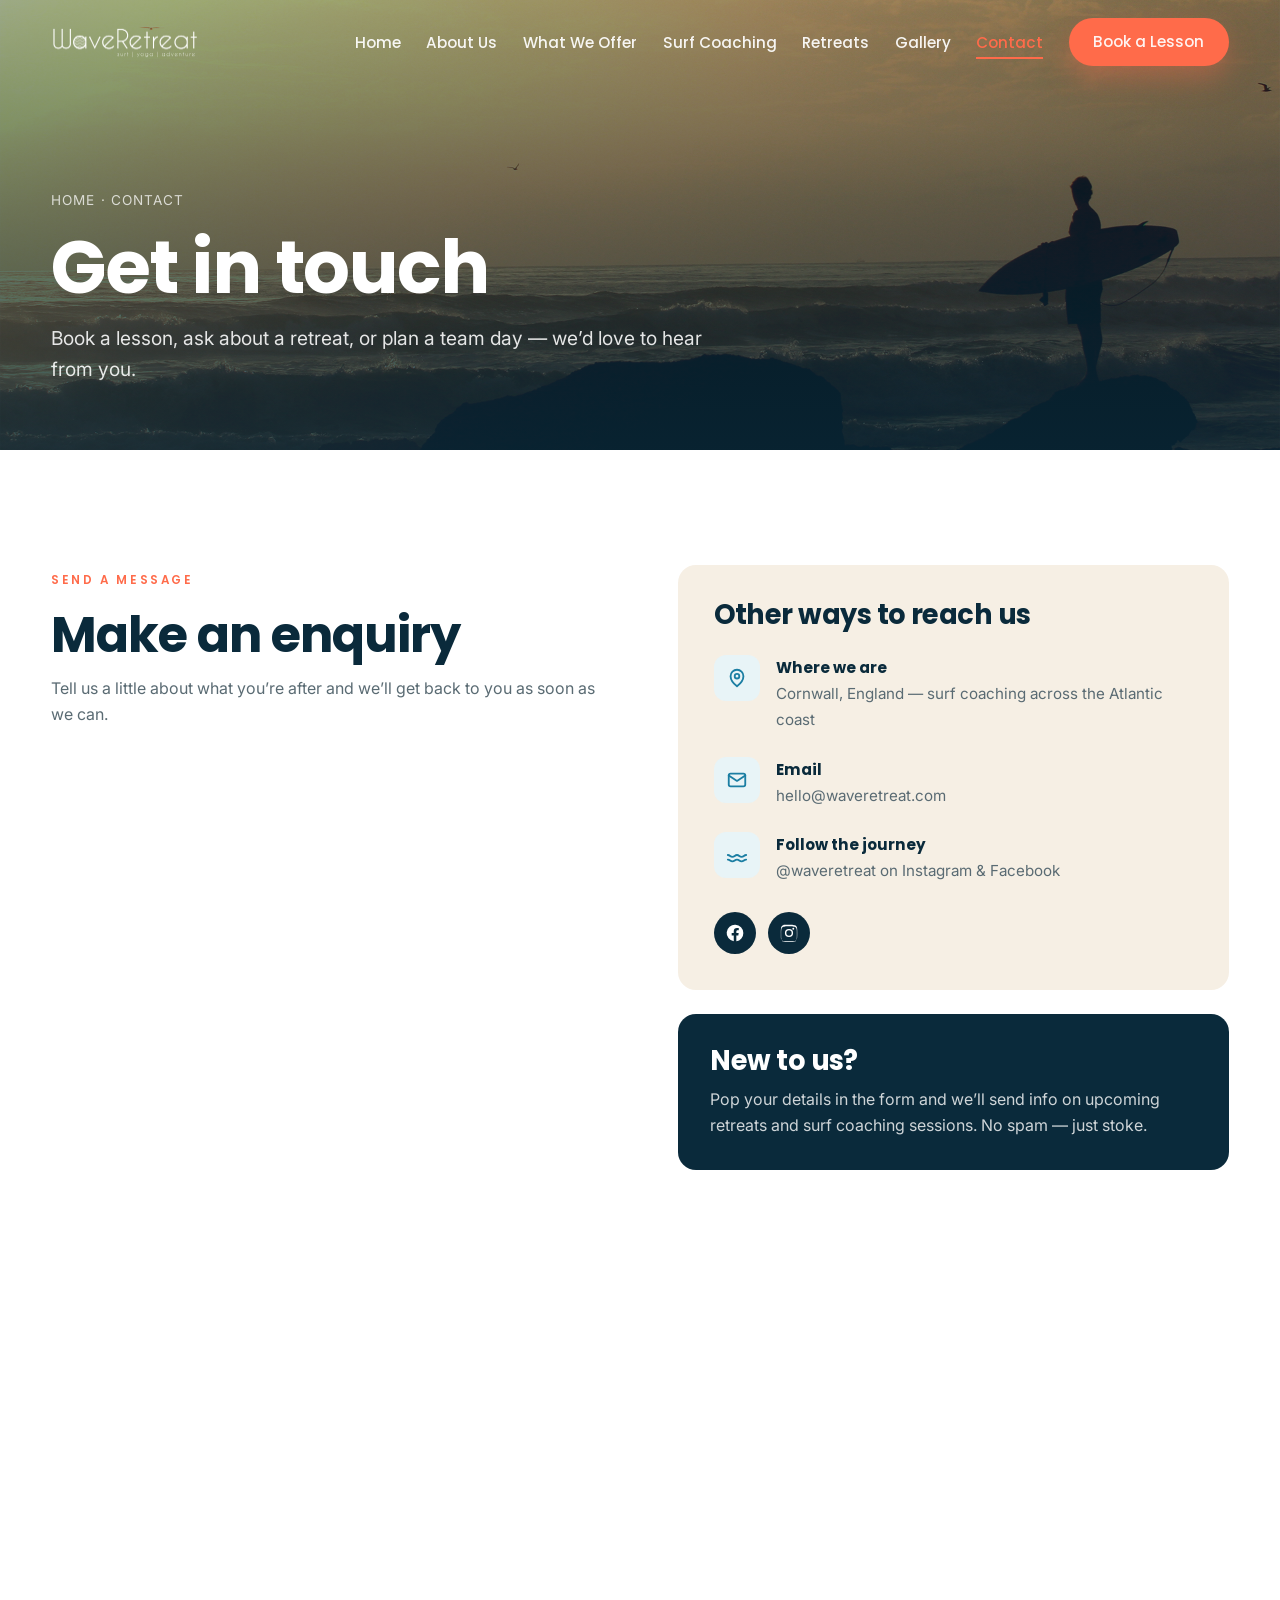
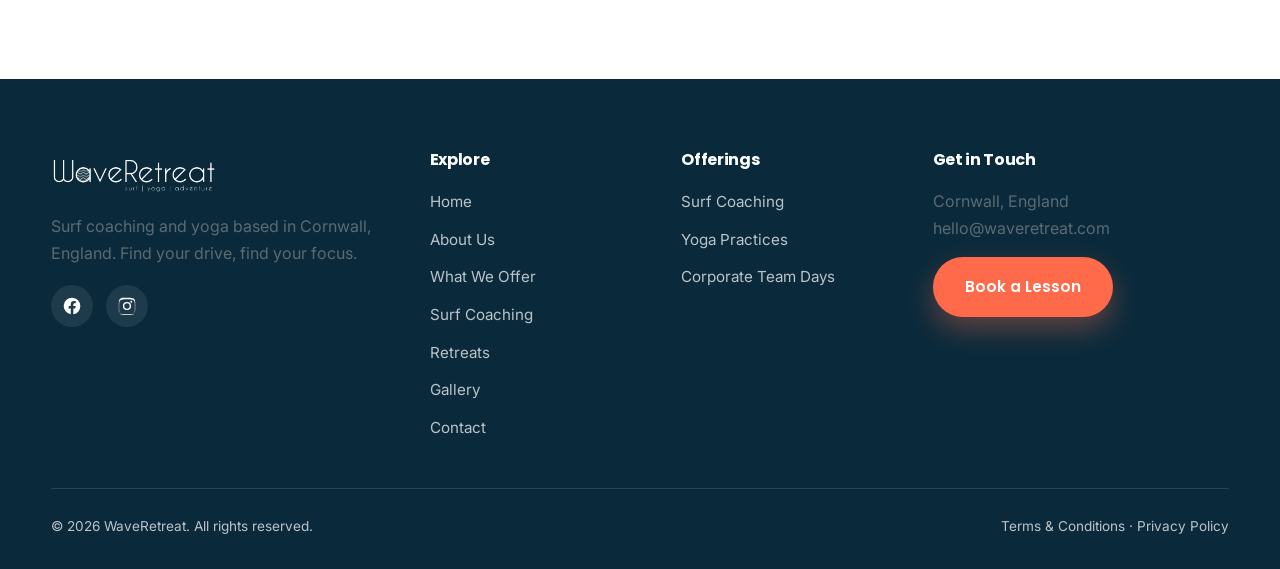
<file: contact.html>
<!DOCTYPE html>
<html lang="en-GB">
<head>
  <meta charset="UTF-8" />
  <meta name="viewport" content="width=device-width, initial-scale=1" />
  <title>Contact | WaveRetreat</title>
  <meta name="description" content="Get in touch with WaveRetreat — book a surf lesson, ask about a retreat or plan a corporate team day in Cornwall." />
  <link rel="preconnect" href="https://fonts.googleapis.com" />
  <link rel="preconnect" href="https://fonts.gstatic.com" crossorigin />
  <link href="https://fonts.googleapis.com/css2?family=Inter:wght@400;500;600&family=Poppins:wght@500;600;700&display=swap" rel="stylesheet" />
  <link rel="stylesheet" href="css/styles.css" />
  <link rel="icon" href="favicon.svg" type="image/svg+xml" />
  <link rel="icon" href="assets/favicon-32.png" sizes="32x32" type="image/png" />
  <link rel="apple-touch-icon" href="assets/apple-touch-icon.png" />
  <meta name="theme-color" content="#0a2a3b" />
</head>
<body>

  <header class="site-header">
    <nav class="nav container">
      <a href="index.html" class="brand" aria-label="WaveRetreat home"><span class="brand-logo"><img class="logo-light" src="assets/logo-white.png" alt="WaveRetreat" width="500" height="137"><img class="logo-dark" src="assets/logo-dark.png" alt="WaveRetreat" width="500" height="137"></span></a>
      <ul class="nav-links">
        <li><a href="index.html">Home</a></li>
        <li><a href="about.html">About Us</a></li>
        <li><a href="offer.html">What We Offer</a></li><li><a href="coaching.html">Surf Coaching</a></li>
        <li><a href="retreats.html">Retreats</a></li><li><a href="gallery.html">Gallery</a></li>
        <li><a href="contact.html" class="active">Contact</a></li>
        <li><a href="#enquiry" class="btn btn--primary">Book a Lesson</a></li>
      </ul>
      <button class="nav-toggle" aria-label="Menu"><span></span><span></span><span></span></button>
    </nav>
  </header>

  <section class="page-hero" style="min-height:50vh">
    <div class="page-hero__bg" style="background-image:url('assets/gallery/home-slide1.jpg')"></div>
    <div class="container">
      <div class="breadcrumb">Home · Contact</div>
      <h1>Get in touch</h1>
      <p>Book a lesson, ask about a retreat, or plan a team day — we’d love to hear from you.</p>
    </div>
  </section>

  <section class="section">
    <div class="container split" style="align-items:start">
      <!-- FORM -->
      <div class="reveal" id="enquiry">
        <span class="eyebrow">Send a Message</span>
        <h2>Make an enquiry</h2>
        <p style="margin:0.8rem 0 1.8rem">Tell us a little about what you’re after and we’ll get back to you as soon as we can.</p>

        <div class="form-success" role="status">Thanks for getting in touch! Your enquiry has been received — we’ll reply by email shortly. 🌊</div>
      <iframe src="https://ochohub.com/inquiry/aea24e0689a7602321a1a2fb7da5c1e3e78234e490facd99" title="Website Form" width="100%" height="800" style="border:0; max-width:100%;" loading="lazy"></iframe>

        <!-- <form class="form" data-enquiry novalidate>
          <div class="form-row">
            <div class="field"><label for="name">Your name</label><input id="name" name="name" type="text" required placeholder="Jane Surfer" /></div>
            <div class="field"><label for="email">Email</label><input id="email" name="email" type="email" required placeholder="you@email.com" /></div>
          </div>
          <div class="form-row">
            <div class="field"><label for="phone">Phone (optional)</label><input id="phone" name="phone" type="tel" placeholder="+44 …" /></div>
            <div class="field"><label for="topic">I'm interested in</label>
              <select id="topic" name="topic">
                <option>Surf lesson</option>
                <option>Surf &amp; yoga retreat</option>
                <option>Corporate team day</option>
                <option>Yoga session</option>
                <option>Something else</option>
              </select>
            </div>
          </div>
          <div class="field"><label for="message">Your message</label><textarea id="message" name="message" placeholder="When you'd like to come, your experience level, group size…"></textarea></div>
          <p class="form-note">By submitting you agree to be contacted about your enquiry. We’ll never share your details.</p>
          <button type="submit" class="btn btn--primary">Send Enquiry</button>
        </form> -->
      </div>

      <!-- INFO -->
      <div class="reveal">
        <div style="background:var(--sand);border-radius:var(--radius);padding:2.2rem">
          <h3 style="margin-bottom:1.5rem">Other ways to reach us</h3>
          <ul class="info-list">
            <li>
              <span class="ic"><svg viewBox="0 0 24 24" fill="none" stroke="currentColor" stroke-width="2" stroke-linecap="round" stroke-linejoin="round"><path d="M12 21s-7-5.5-7-11a7 7 0 0 1 14 0c0 5.5-7 11-7 11z"/><circle cx="12" cy="10" r="2.5"/></svg></span>
              <div><strong>Where we are</strong><span>Cornwall, England — surf coaching across the Atlantic coast</span></div>
            </li>
            <li>
              <span class="ic"><svg viewBox="0 0 24 24" fill="none" stroke="currentColor" stroke-width="2" stroke-linecap="round" stroke-linejoin="round"><rect x="3" y="5" width="18" height="14" rx="2"/><path d="m3 7 9 6 9-6"/></svg></span>
              <div><strong>Email</strong><span><a href="mailto:hello@waveretreat.com">hello@waveretreat.com</a></span></div>
            </li>
            <li>
              <span class="ic"><svg viewBox="0 0 24 24" fill="none" stroke="currentColor" stroke-width="2" stroke-linecap="round" stroke-linejoin="round"><path d="M2 12c2.5 0 2.5 2 5 2s2.5-2 5-2 2.5 2 5 2 2.5-2 5-2"/><path d="M2 17c2.5 0 2.5 2 5 2s2.5-2 5-2 2.5 2 5 2 2.5-2 5-2"/></svg></span>
              <div><strong>Follow the journey</strong><span>@waveretreat on Instagram &amp; Facebook</span></div>
            </li>
          </ul>
          <div class="socials" style="margin-top:1.8rem">
            <a href="https://www.facebook.com/waveretreat/" aria-label="Facebook" target="_blank" rel="noopener" style="background:var(--ocean-900)"><svg viewBox="0 0 24 24"><path d="M22 12a10 10 0 1 0-11.5 9.9v-7H8v-2.9h2.5V9.8c0-2.5 1.5-3.9 3.8-3.9 1.1 0 2.2.2 2.2.2v2.5h-1.3c-1.2 0-1.6.8-1.6 1.6v1.9h2.8l-.4 2.9h-2.4v7A10 10 0 0 0 22 12z"/></svg></a>
            <a href="https://www.instagram.com/waveretreat/" aria-label="Instagram" target="_blank" rel="noopener" style="background:var(--ocean-900)"><svg viewBox="0 0 24 24"><path d="M12 2.2c3.2 0 3.6 0 4.9.1 1.2.1 1.8.3 2.2.4.6.2 1 .5 1.4.9.4.4.7.8.9 1.4.2.4.4 1 .4 2.2.1 1.3.1 1.7.1 4.9s0 3.6-.1 4.9c-.1 1.2-.3 1.8-.4 2.2-.2.6-.5 1-.9 1.4-.4.4-.8.7-1.4.9-.4.2-1 .4-2.2.4-1.3.1-1.7.1-4.9.1s-3.6 0-4.9-.1c-1.2-.1-1.8-.3-2.2-.4-.6-.2-1-.5-1.4-.9-.4-.4-.7-.8-.9-1.4-.2-.4-.4-1-.4-2.2C2.2 15.6 2.2 15.2 2.2 12s0-3.6.1-4.9c.1-1.2.3-1.8.4-2.2.2-.6.5-1 .9-1.4.4-.4.8-.7 1.4-.9.4-.2 1-.4 2.2-.4C8.4 2.2 8.8 2.2 12 2.2zm0 1.8c-3.1 0-3.5 0-4.7.1-1.1.1-1.7.2-2.1.4-.5.2-.9.4-1.3.8-.4.4-.6.8-.8 1.3-.2.4-.3 1-.4 2.1-.1 1.2-.1 1.6-.1 4.7s0 3.5.1 4.7c.1 1.1.2 1.7.4 2.1.2.5.4.9.8 1.3.4.4.8.6 1.3.8.4.2 1 .3 2.1.4 1.2.1 1.6.1 4.7.1s3.5 0 4.7-.1c1.1-.1 1.7-.2 2.1-.4.5-.2.9-.4 1.3-.8.4-.4.6-.8.8-1.3.2-.4.3-1 .4-2.1.1-1.2.1-1.6.1-4.7s0-3.5-.1-4.7c-.1-1.1-.2-1.7-.4-2.1-.2-.5-.4-.9-.8-1.3-.4-.4-.8-.6-1.3-.8-.4-.2-1-.3-2.1-.4-1.2-.1-1.6-.1-4.7-.1zm0 3.1a4.9 4.9 0 1 1 0 9.8 4.9 4.9 0 0 1 0-9.8zm0 8.1a3.2 3.2 0 1 0 0-6.4 3.2 3.2 0 0 0 0 6.4zm6.3-8.3a1.1 1.1 0 1 1-2.3 0 1.1 1.1 0 0 1 2.3 0z"/></svg></a>
          </div>
        </div>
        <div style="background:var(--ocean-900);color:#fff;border-radius:var(--radius);padding:2rem;margin-top:1.5rem">
          <h3 style="color:#fff;margin-bottom:0.6rem">New to us?</h3>
          <p style="color:rgba(255,255,255,0.8)">Pop your details in the form and we’ll send info on upcoming retreats and surf coaching sessions. No spam — just stoke.</p>
        </div>
      </div>
    </div>
  </section>

  <footer class="site-footer">
    <div class="container">
      <div class="footer-grid">
        <div>
          <a href="index.html" class="brand" aria-label="WaveRetreat home"><span class="brand-logo"><img class="logo-light" src="assets/logo-white.png" alt="WaveRetreat" width="500" height="137"><img class="logo-dark" src="assets/logo-dark.png" alt="WaveRetreat" width="500" height="137"></span></a>
          <p style="max-width:34ch">Surf coaching and yoga based in Cornwall, England. Find your drive, find your focus.</p>
          <div class="socials">
            <a href="https://www.facebook.com/waveretreat/" aria-label="Facebook" target="_blank" rel="noopener"><svg viewBox="0 0 24 24"><path d="M22 12a10 10 0 1 0-11.5 9.9v-7H8v-2.9h2.5V9.8c0-2.5 1.5-3.9 3.8-3.9 1.1 0 2.2.2 2.2.2v2.5h-1.3c-1.2 0-1.6.8-1.6 1.6v1.9h2.8l-.4 2.9h-2.4v7A10 10 0 0 0 22 12z"/></svg></a>
            <a href="https://www.instagram.com/waveretreat/" aria-label="Instagram" target="_blank" rel="noopener"><svg viewBox="0 0 24 24"><path d="M12 2.2c3.2 0 3.6 0 4.9.1 1.2.1 1.8.3 2.2.4.6.2 1 .5 1.4.9.4.4.7.8.9 1.4.2.4.4 1 .4 2.2.1 1.3.1 1.7.1 4.9s0 3.6-.1 4.9c-.1 1.2-.3 1.8-.4 2.2-.2.6-.5 1-.9 1.4-.4.4-.8.7-1.4.9-.4.2-1 .4-2.2.4-1.3.1-1.7.1-4.9.1s-3.6 0-4.9-.1c-1.2-.1-1.8-.3-2.2-.4-.6-.2-1-.5-1.4-.9-.4-.4-.7-.8-.9-1.4-.2-.4-.4-1-.4-2.2C2.2 15.6 2.2 15.2 2.2 12s0-3.6.1-4.9c.1-1.2.3-1.8.4-2.2.2-.6.5-1 .9-1.4.4-.4.8-.7 1.4-.9.4-.2 1-.4 2.2-.4C8.4 2.2 8.8 2.2 12 2.2zm0 1.8c-3.1 0-3.5 0-4.7.1-1.1.1-1.7.2-2.1.4-.5.2-.9.4-1.3.8-.4.4-.6.8-.8 1.3-.2.4-.3 1-.4 2.1-.1 1.2-.1 1.6-.1 4.7s0 3.5.1 4.7c.1 1.1.2 1.7.4 2.1.2.5.4.9.8 1.3.4.4.8.6 1.3.8.4.2 1 .3 2.1.4 1.2.1 1.6.1 4.7.1s3.5 0 4.7-.1c1.1-.1 1.7-.2 2.1-.4.5-.2.9-.4 1.3-.8.4-.4.6-.8.8-1.3.2-.4.3-1 .4-2.1.1-1.2.1-1.6.1-4.7s0-3.5-.1-4.7c-.1-1.1-.2-1.7-.4-2.1-.2-.5-.4-.9-.8-1.3-.4-.4-.8-.6-1.3-.8-.4-.2-1-.3-2.1-.4-1.2-.1-1.6-.1-4.7-.1zm0 3.1a4.9 4.9 0 1 1 0 9.8 4.9 4.9 0 0 1 0-9.8zm0 8.1a3.2 3.2 0 1 0 0-6.4 3.2 3.2 0 0 0 0 6.4zm6.3-8.3a1.1 1.1 0 1 1-2.3 0 1.1 1.1 0 0 1 2.3 0z"/></svg></a>
          </div>
        </div>
        <div><h4>Explore</h4><ul class="footer-links"><li><a href="index.html">Home</a></li><li><a href="about.html">About Us</a></li><li><a href="offer.html">What We Offer</a></li><li><a href="coaching.html">Surf Coaching</a></li><li><a href="retreats.html">Retreats</a></li><li><a href="gallery.html">Gallery</a></li><li><a href="contact.html">Contact</a></li></ul></div>
        <div><h4>Offerings</h4><ul class="footer-links"><li><a href="coaching.html">Surf Coaching</a></li><li><a href="offer.html#yoga">Yoga Practices</a></li><li><a href="offer.html#corporate">Corporate Team Days</a></li></ul></div>
        <div><h4>Get in Touch</h4><p>Cornwall, England</p><p><a href="mailto:hello@waveretreat.com">hello@waveretreat.com</a></p><a href="#enquiry" class="btn btn--primary" style="margin-top:1rem">Book a Lesson</a></div>
      </div>
      <div class="footer-bottom"><div>© <span id="year">2026</span> WaveRetreat. All rights reserved.</div><div><a href="terms.html">Terms &amp; Conditions</a> · <a href="privacy.html">Privacy Policy</a></div></div>
    </div>
  </footer>

  <script src="js/main.js"></script>
</body>
</html>
</file>
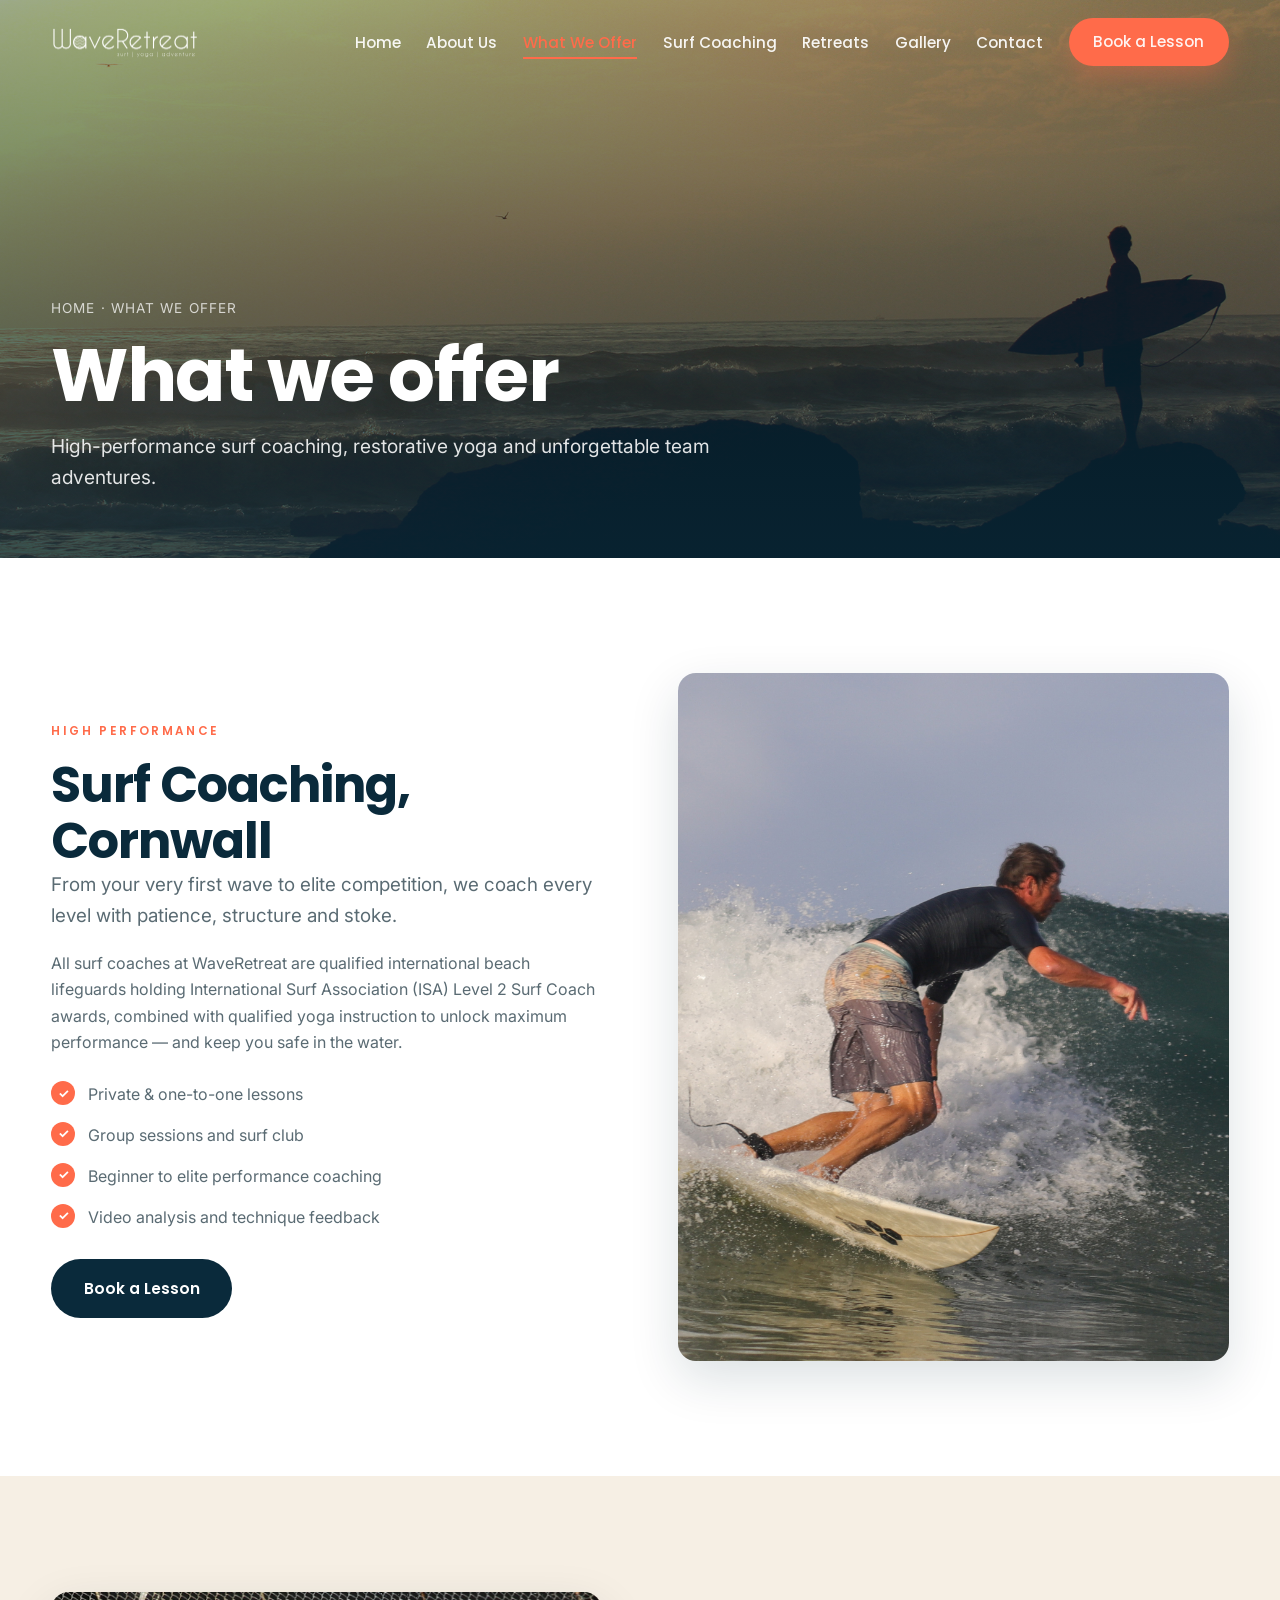
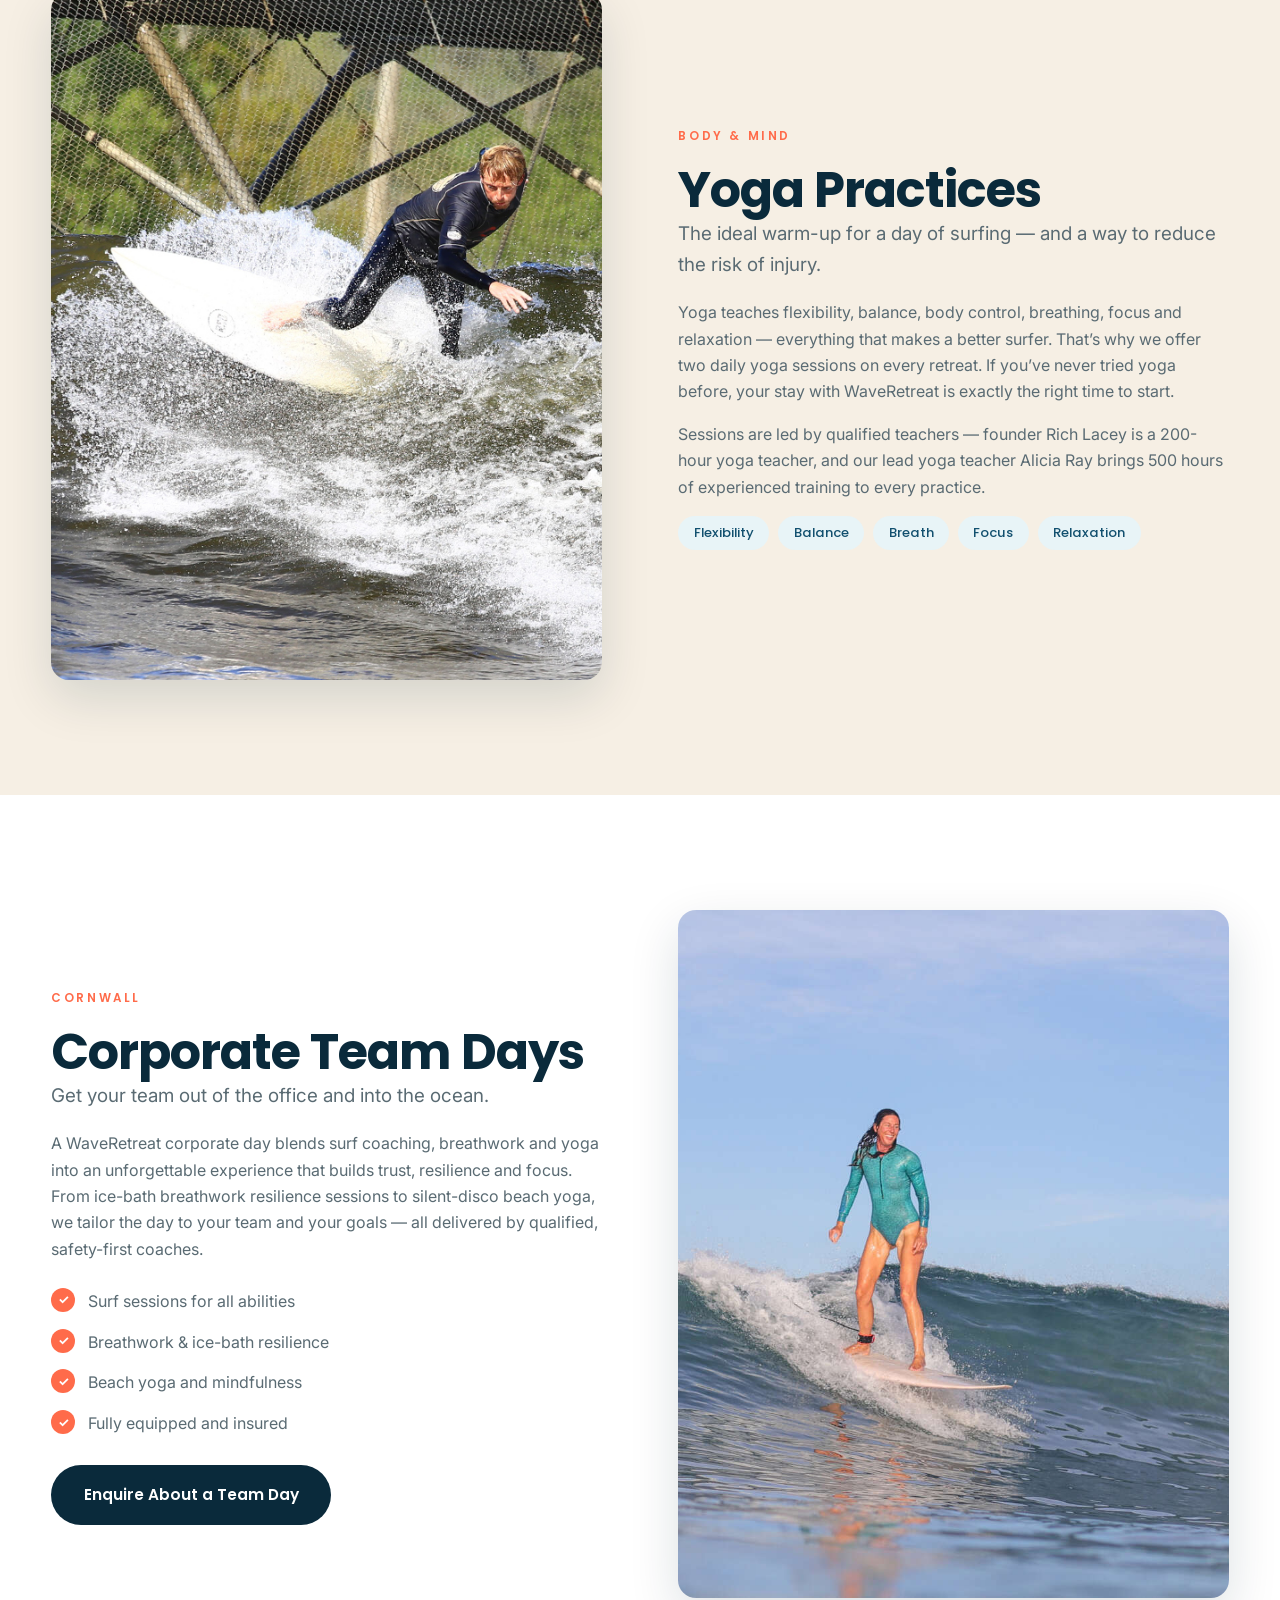
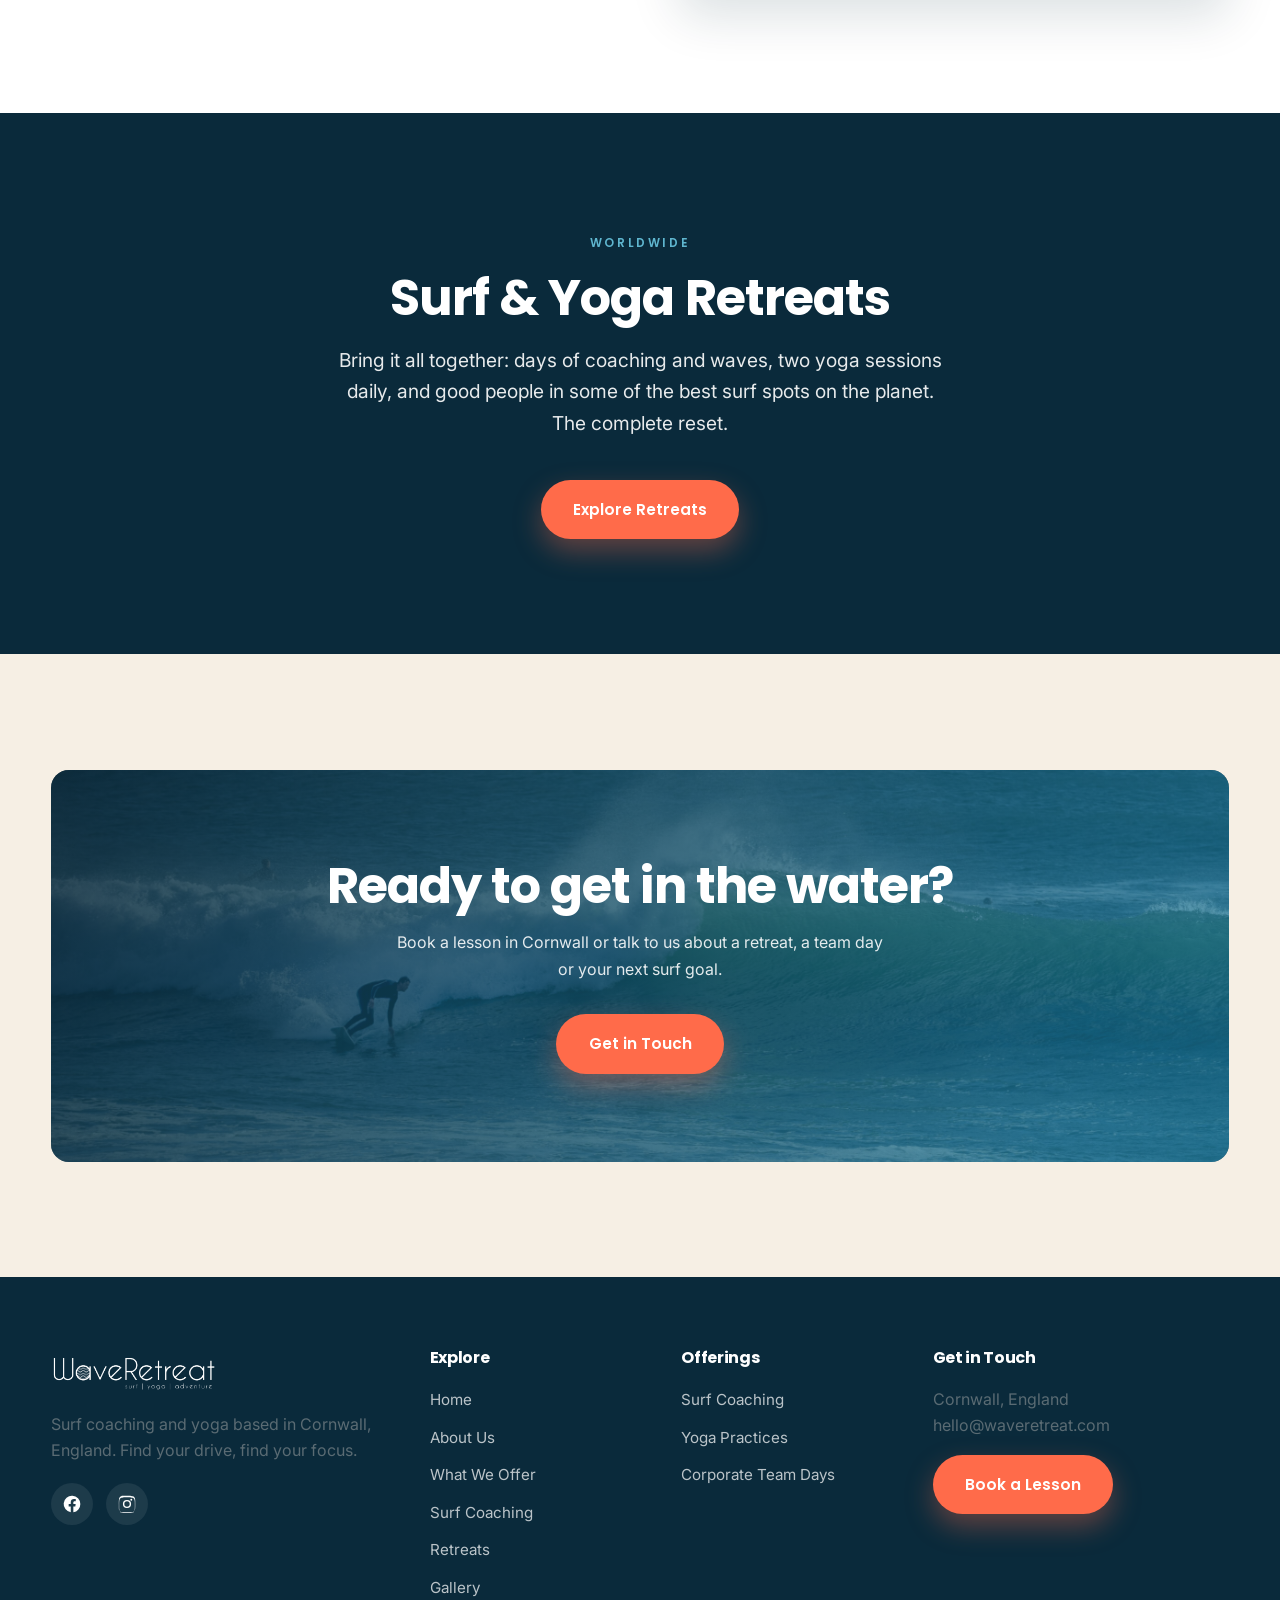
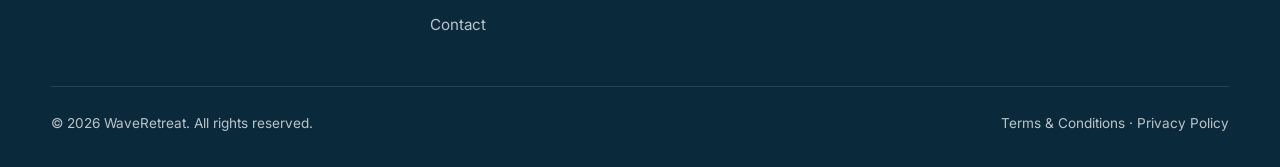
<file: offer.html>
<!DOCTYPE html>
<html lang="en-GB">
<head>
  <meta charset="UTF-8" />
  <meta name="viewport" content="width=device-width, initial-scale=1" />
  <title>What We Offer | WaveRetreat</title>
  <meta name="description" content="Surf coaching, yoga and corporate team days — what WaveRetreat offers in Cornwall and on retreats worldwide." />
  <link rel="preconnect" href="https://fonts.googleapis.com" />
  <link rel="preconnect" href="https://fonts.gstatic.com" crossorigin />
  <link href="https://fonts.googleapis.com/css2?family=Inter:wght@400;500;600&family=Poppins:wght@500;600;700&display=swap" rel="stylesheet" />
  <link rel="stylesheet" href="css/styles.css" />
  <link rel="icon" href="favicon.svg" type="image/svg+xml" />
  <link rel="icon" href="assets/favicon-32.png" sizes="32x32" type="image/png" />
  <link rel="apple-touch-icon" href="assets/apple-touch-icon.png" />
  <meta name="theme-color" content="#0a2a3b" />
</head>
<body>

  <header class="site-header">
    <nav class="nav container">
      <a href="index.html" class="brand" aria-label="WaveRetreat home"><span class="brand-logo"><img class="logo-light" src="assets/logo-white.png" alt="WaveRetreat" width="500" height="137"><img class="logo-dark" src="assets/logo-dark.png" alt="WaveRetreat" width="500" height="137"></span></a>
      <ul class="nav-links">
        <li><a href="index.html">Home</a></li>
        <li><a href="about.html">About Us</a></li>
        <li><a href="offer.html" class="active">What We Offer</a></li><li><a href="coaching.html">Surf Coaching</a></li>
        <li><a href="retreats.html">Retreats</a></li><li><a href="gallery.html">Gallery</a></li>
        <li><a href="contact.html">Contact</a></li>
        <li><a href="contact.html" class="btn btn--primary">Book a Lesson</a></li>
      </ul>
      <button class="nav-toggle" aria-label="Menu"><span></span><span></span><span></span></button>
    </nav>
  </header>

  <section class="page-hero">
    <div class="page-hero__bg" style="background-image:url('assets/gallery/home-slide1.jpg')"></div>
    <div class="container">
      <div class="breadcrumb">Home · What We Offer</div>
      <h1>What we offer</h1>
      <p>High-performance surf coaching, restorative yoga and unforgettable team adventures.</p>
    </div>
  </section>

  <!-- SURF COACHING -->
  <section class="section" id="surf">
    <div class="container split">
      <div class="reveal">
        <span class="eyebrow">High Performance</span>
        <h2>Surf Coaching, Cornwall</h2>
        <p class="lead">From your very first wave to elite competition, we coach every level with patience, structure and stoke.</p>
        <p style="margin-top:1.2rem">All surf coaches at WaveRetreat are qualified international beach lifeguards holding International Surf Association (ISA) Level 2 Surf Coach awards, combined with qualified yoga instruction to unlock maximum performance — and keep you safe in the water.</p>
        <ul class="checks" style="margin-top:1.6rem">
          <li>Private &amp; one-to-one lessons</li>
          <li>Group sessions and surf club</li>
          <li>Beginner to elite performance coaching</li>
          <li>Video analysis and technique feedback</li>
        </ul>
        <a href="contact.html" class="btn btn--dark" style="margin-top:1.8rem">Book a Lesson</a>
      </div>
      <div class="reveal media media--tall"><img src="assets/gallery/pura-vida-73-copy.jpg" alt="Surf coaching session on a Cornish beach" /></div>
    </div>
  </section>

  <!-- YOGA -->
  <section class="section section--sand" id="yoga">
    <div class="container split">
      <div class="reveal media media--tall" style="order:-1"><img src="assets/gallery/home-slide2.jpg" alt="Beach yoga session at sunrise" /></div>
      <div class="reveal">
        <span class="eyebrow">Body &amp; Mind</span>
        <h2>Yoga Practices</h2>
        <p class="lead">The ideal warm-up for a day of surfing — and a way to reduce the risk of injury.</p>
        <p style="margin-top:1.2rem">Yoga teaches flexibility, balance, body control, breathing, focus and relaxation — everything that makes a better surfer. That’s why we offer two daily yoga sessions on every retreat. If you’ve never tried yoga before, your stay with WaveRetreat is exactly the right time to start.</p>
        <p style="margin-top:1rem">Sessions are led by qualified teachers — founder Rich Lacey is a 200-hour yoga teacher, and our lead yoga teacher Alicia Ray brings 500 hours of experienced training to every practice.</p>
        <div class="tags">
          <span class="tag">Flexibility</span><span class="tag">Balance</span><span class="tag">Breath</span><span class="tag">Focus</span><span class="tag">Relaxation</span>
        </div>
      </div>
    </div>
  </section>

  <!-- CORPORATE -->
  <section class="section" id="corporate">
    <div class="container split">
      <div class="reveal">
        <span class="eyebrow">Cornwall</span>
        <h2>Corporate Team Days</h2>
        <p class="lead">Get your team out of the office and into the ocean.</p>
        <p style="margin-top:1.2rem">A WaveRetreat corporate day blends surf coaching, breathwork and yoga into an unforgettable experience that builds trust, resilience and focus. From ice-bath breathwork resilience sessions to silent-disco beach yoga, we tailor the day to your team and your goals — all delivered by qualified, safety-first coaches.</p>
        <ul class="checks" style="margin-top:1.6rem">
          <li>Surf sessions for all abilities</li>
          <li>Breathwork &amp; ice-bath resilience</li>
          <li>Beach yoga and mindfulness</li>
          <li>Fully equipped and insured</li>
        </ul>
        <a href="contact.html" class="btn btn--dark" style="margin-top:1.8rem">Enquire About a Team Day</a>
      </div>
      <div class="reveal media media--tall"><img src="assets/gallery/pura-vida-35-copy-scaled.jpg" alt="Group of people on a corporate surf and wellness day in Cornwall" /></div>
    </div>
  </section>

  <!-- RETREATS TEASER -->
  <section class="section section--ocean" id="retreats">
    <div class="container">
      <div class="text-center reveal" style="max-width:62ch;margin-inline:auto">
        <span class="eyebrow">Worldwide</span>
        <h2>Surf &amp; Yoga Retreats</h2>
        <p style="font-size:1.2rem;margin-top:1.2rem;color:rgba(255,255,255,0.9)">Bring it all together: days of coaching and waves, two yoga sessions daily, and good people in some of the best surf spots on the planet. The complete reset.</p>
      </div>
      <div class="text-center reveal" style="margin-top:2.5rem">
        <a href="retreats.html" class="btn btn--primary">Explore Retreats</a>
      </div>
    </div>
  </section>

  <!-- CTA -->
  <section class="section section--sand">
    <div class="container">
      <div class="cta reveal" style="background-image:url('assets/gallery/banner-waveretreat-scaled.jpg')">
        <h2>Ready to get in the water?</h2>
        <p>Book a lesson in Cornwall or talk to us about a retreat, a team day or your next surf goal.</p>
        <a href="contact.html" class="btn btn--primary">Get in Touch</a>
      </div>
    </div>
  </section>

  <footer class="site-footer">
    <div class="container">
      <div class="footer-grid">
        <div>
          <a href="index.html" class="brand" aria-label="WaveRetreat home"><span class="brand-logo"><img class="logo-light" src="assets/logo-white.png" alt="WaveRetreat" width="500" height="137"><img class="logo-dark" src="assets/logo-dark.png" alt="WaveRetreat" width="500" height="137"></span></a>
          <p style="max-width:34ch">Surf coaching and yoga based in Cornwall, England. Find your drive, find your focus.</p>
          <div class="socials">
            <a href="https://www.facebook.com/waveretreat/" aria-label="Facebook" target="_blank" rel="noopener"><svg viewBox="0 0 24 24"><path d="M22 12a10 10 0 1 0-11.5 9.9v-7H8v-2.9h2.5V9.8c0-2.5 1.5-3.9 3.8-3.9 1.1 0 2.2.2 2.2.2v2.5h-1.3c-1.2 0-1.6.8-1.6 1.6v1.9h2.8l-.4 2.9h-2.4v7A10 10 0 0 0 22 12z"/></svg></a>
            <a href="https://www.instagram.com/waveretreat/" aria-label="Instagram" target="_blank" rel="noopener"><svg viewBox="0 0 24 24"><path d="M12 2.2c3.2 0 3.6 0 4.9.1 1.2.1 1.8.3 2.2.4.6.2 1 .5 1.4.9.4.4.7.8.9 1.4.2.4.4 1 .4 2.2.1 1.3.1 1.7.1 4.9s0 3.6-.1 4.9c-.1 1.2-.3 1.8-.4 2.2-.2.6-.5 1-.9 1.4-.4.4-.8.7-1.4.9-.4.2-1 .4-2.2.4-1.3.1-1.7.1-4.9.1s-3.6 0-4.9-.1c-1.2-.1-1.8-.3-2.2-.4-.6-.2-1-.5-1.4-.9-.4-.4-.7-.8-.9-1.4-.2-.4-.4-1-.4-2.2C2.2 15.6 2.2 15.2 2.2 12s0-3.6.1-4.9c.1-1.2.3-1.8.4-2.2.2-.6.5-1 .9-1.4.4-.4.8-.7 1.4-.9.4-.2 1-.4 2.2-.4C8.4 2.2 8.8 2.2 12 2.2zm0 1.8c-3.1 0-3.5 0-4.7.1-1.1.1-1.7.2-2.1.4-.5.2-.9.4-1.3.8-.4.4-.6.8-.8 1.3-.2.4-.3 1-.4 2.1-.1 1.2-.1 1.6-.1 4.7s0 3.5.1 4.7c.1 1.1.2 1.7.4 2.1.2.5.4.9.8 1.3.4.4.8.6 1.3.8.4.2 1 .3 2.1.4 1.2.1 1.6.1 4.7.1s3.5 0 4.7-.1c1.1-.1 1.7-.2 2.1-.4.5-.2.9-.4 1.3-.8.4-.4.6-.8.8-1.3.2-.4.3-1 .4-2.1.1-1.2.1-1.6.1-4.7s0-3.5-.1-4.7c-.1-1.1-.2-1.7-.4-2.1-.2-.5-.4-.9-.8-1.3-.4-.4-.8-.6-1.3-.8-.4-.2-1-.3-2.1-.4-1.2-.1-1.6-.1-4.7-.1zm0 3.1a4.9 4.9 0 1 1 0 9.8 4.9 4.9 0 0 1 0-9.8zm0 8.1a3.2 3.2 0 1 0 0-6.4 3.2 3.2 0 0 0 0 6.4zm6.3-8.3a1.1 1.1 0 1 1-2.3 0 1.1 1.1 0 0 1 2.3 0z"/></svg></a>
          </div>
        </div>
        <div><h4>Explore</h4><ul class="footer-links"><li><a href="index.html">Home</a></li><li><a href="about.html">About Us</a></li><li><a href="offer.html">What We Offer</a></li><li><a href="coaching.html">Surf Coaching</a></li><li><a href="retreats.html">Retreats</a></li><li><a href="gallery.html">Gallery</a></li><li><a href="contact.html">Contact</a></li></ul></div>
        <div><h4>Offerings</h4><ul class="footer-links"><li><a href="coaching.html">Surf Coaching</a></li><li><a href="offer.html#yoga">Yoga Practices</a></li><li><a href="offer.html#corporate">Corporate Team Days</a></li></ul></div>
        <div><h4>Get in Touch</h4><p>Cornwall, England</p><p><a href="mailto:hello@waveretreat.com">hello@waveretreat.com</a></p><a href="contact.html" class="btn btn--primary" style="margin-top:1rem">Book a Lesson</a></div>
      </div>
      <div class="footer-bottom"><div>© <span id="year">2026</span> WaveRetreat. All rights reserved.</div><div><a href="terms.html">Terms &amp; Conditions</a> · <a href="privacy.html">Privacy Policy</a></div></div>
    </div>
  </footer>

  <script src="js/main.js"></script>
</body>
</html>
</file>
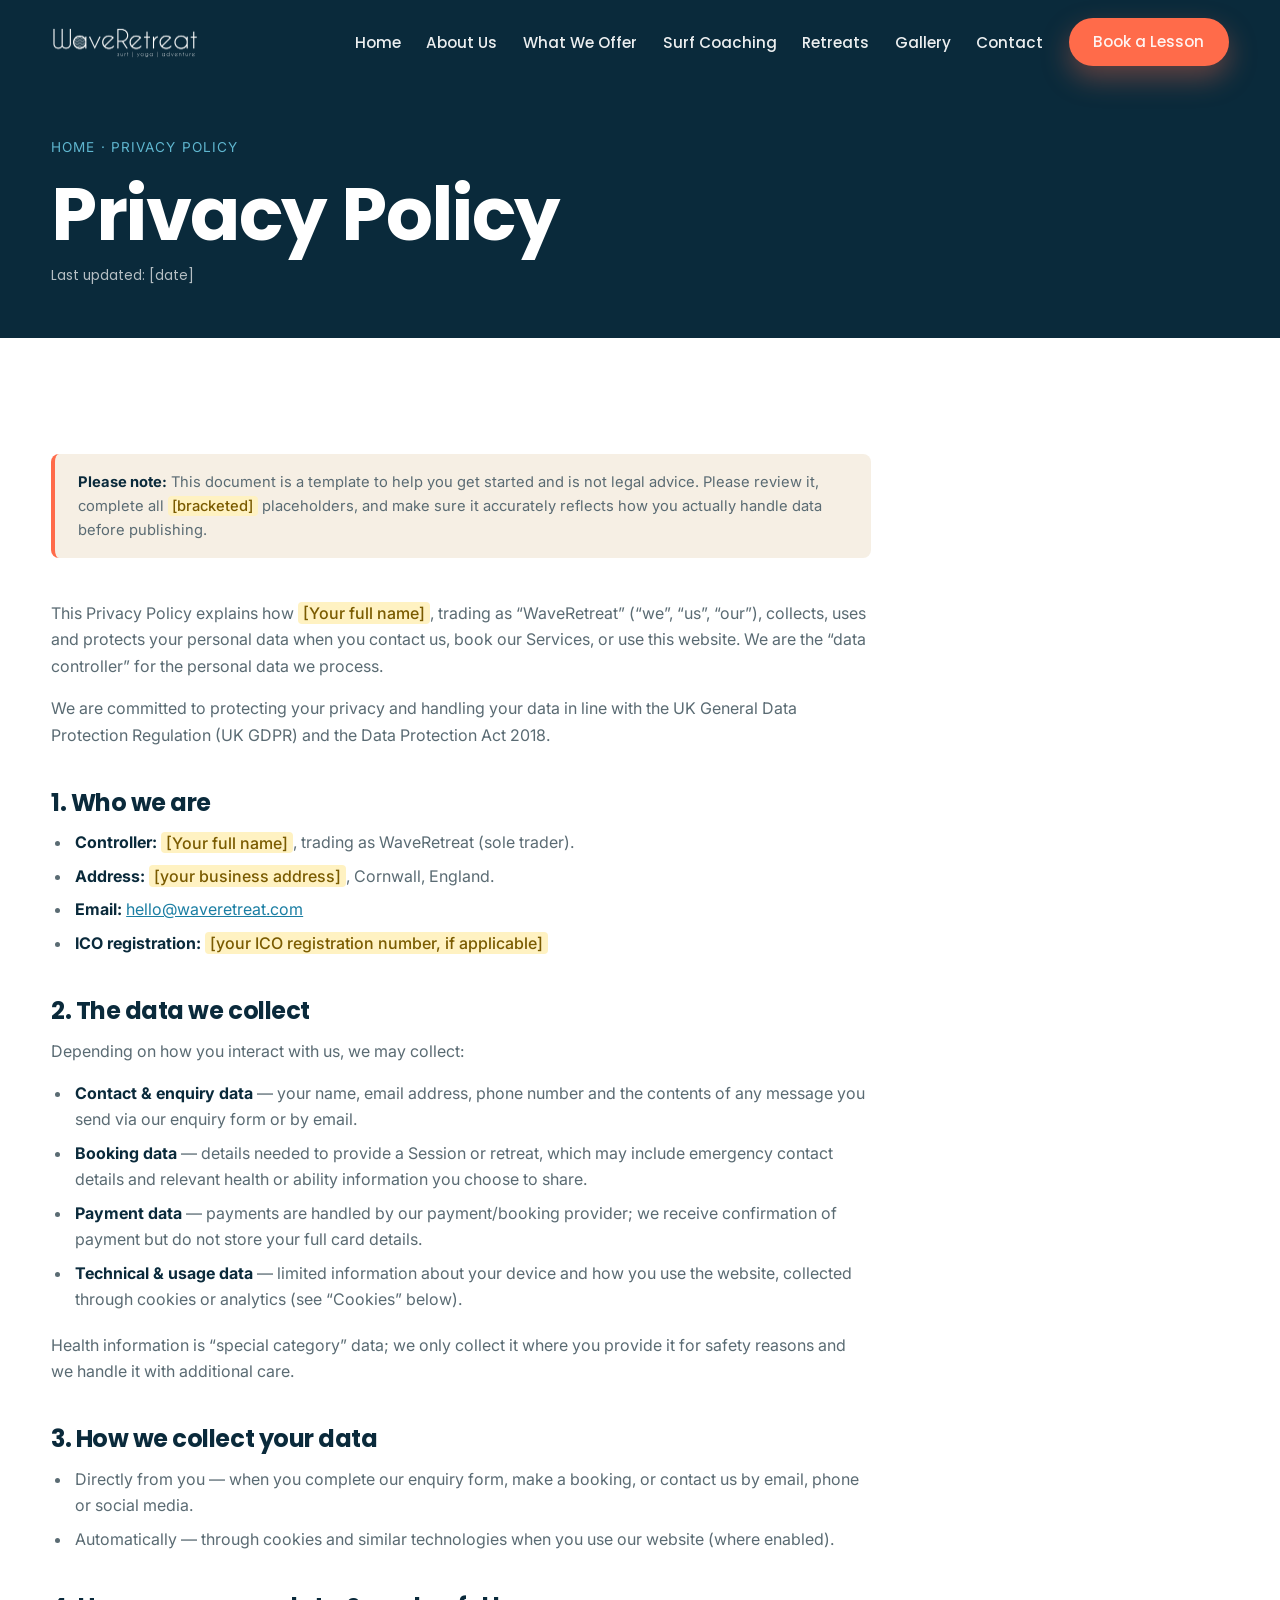
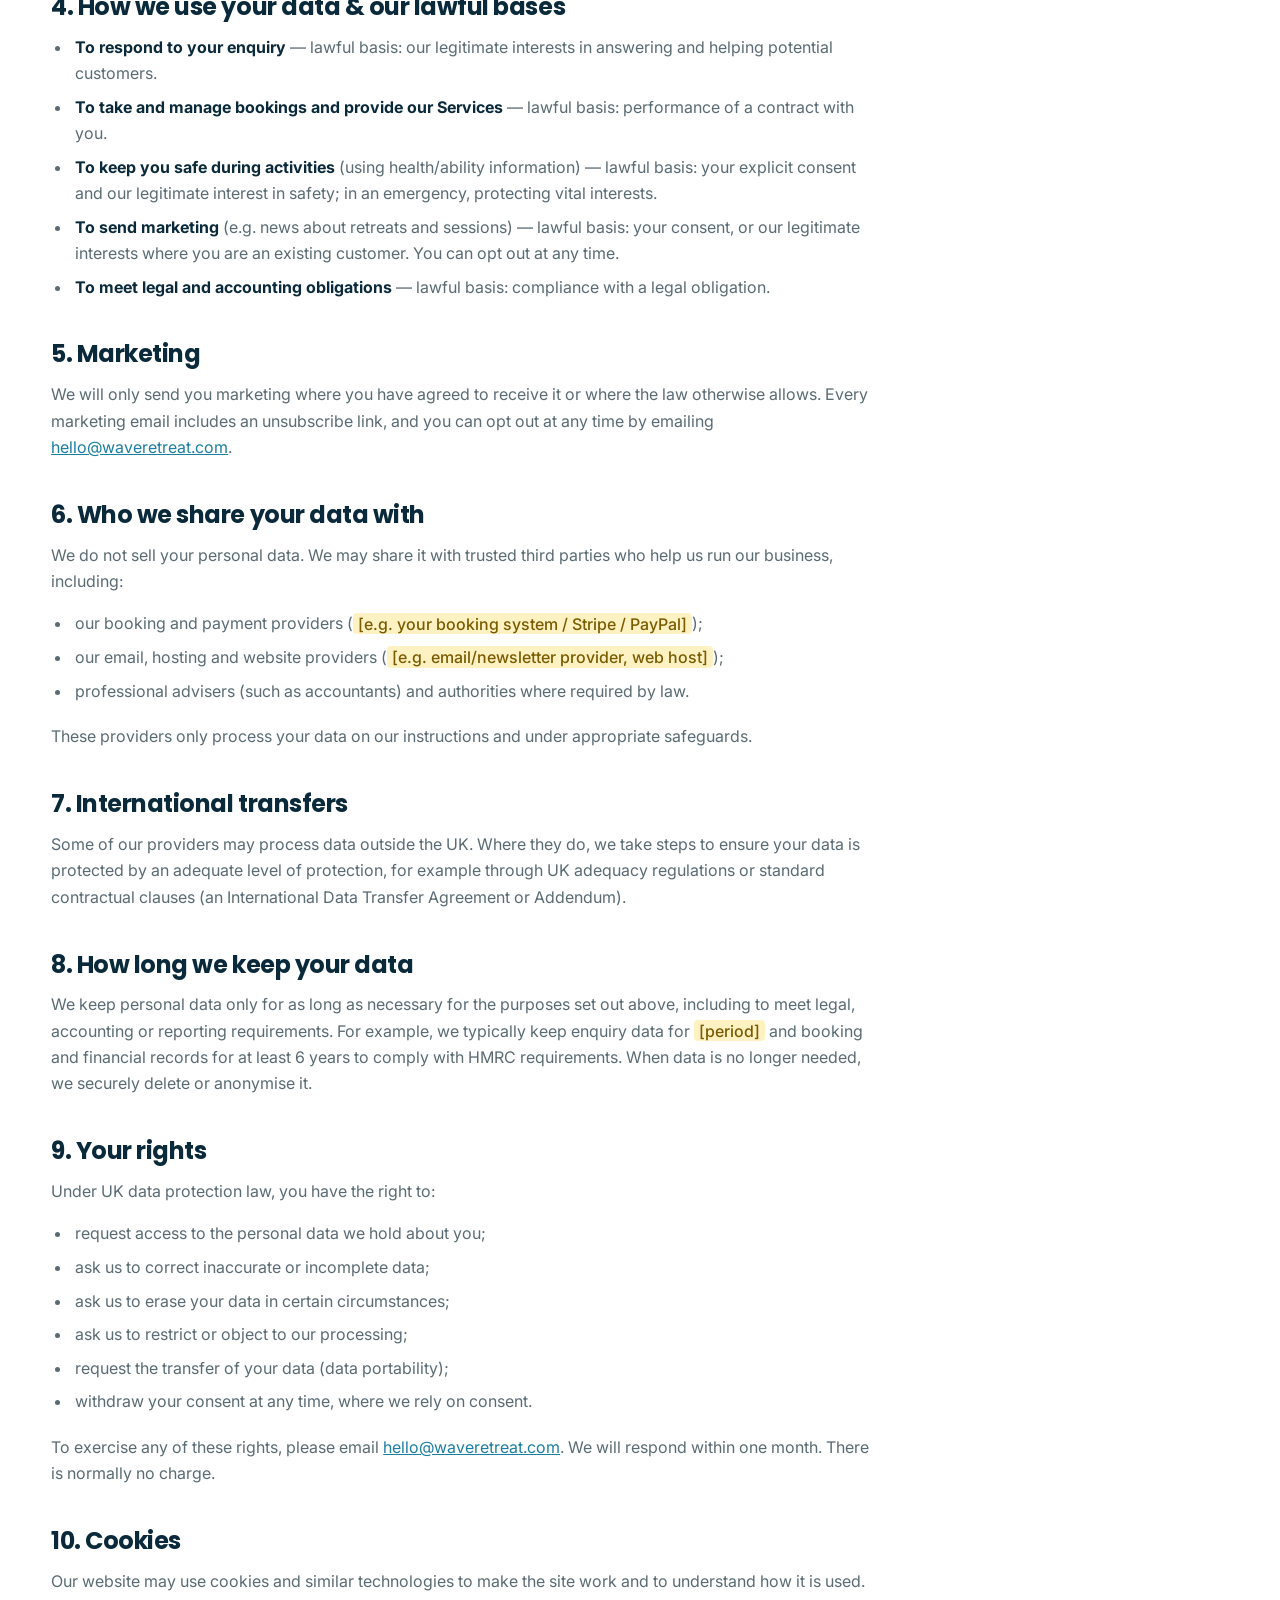
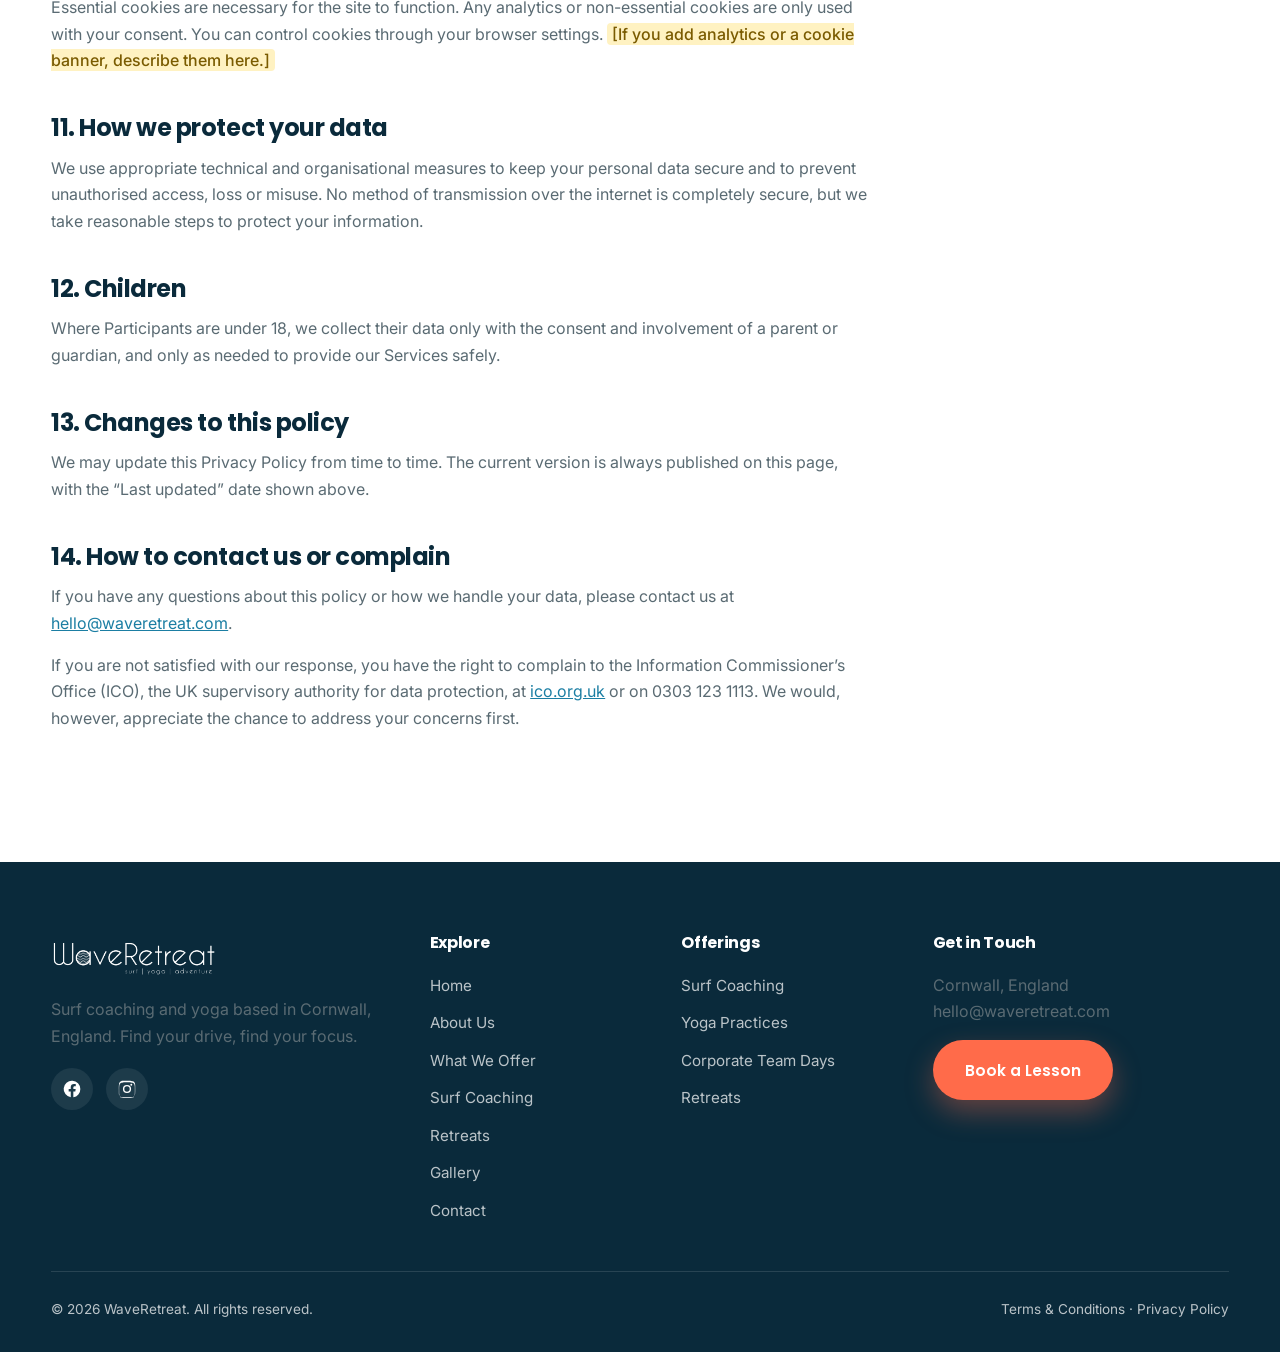
<file: privacy.html>
<!DOCTYPE html>
<html lang="en-GB">
<head>
  <meta charset="UTF-8" />
  <meta name="viewport" content="width=device-width, initial-scale=1" />
  <title>Privacy Policy | WaveRetreat</title>
  <meta name="description" content="How WaveRetreat collects, uses and protects your personal data, in line with UK GDPR and the Data Protection Act 2018." />
  <link rel="preconnect" href="https://fonts.googleapis.com" />
  <link rel="preconnect" href="https://fonts.gstatic.com" crossorigin />
  <link href="https://fonts.googleapis.com/css2?family=Inter:wght@400;500;600&family=Poppins:wght@500;600;700&display=swap" rel="stylesheet" />
  <link rel="stylesheet" href="css/styles.css" />
  <link rel="icon" href="favicon.svg" type="image/svg+xml" />
  <link rel="icon" href="assets/favicon-32.png" sizes="32x32" type="image/png" />
  <link rel="apple-touch-icon" href="assets/apple-touch-icon.png" />
  <meta name="theme-color" content="#0a2a3b" />
</head>
<body>

  <header class="site-header">
    <nav class="nav container">
      <a href="index.html" class="brand" aria-label="WaveRetreat home"><span class="brand-logo"><img class="logo-light" src="assets/logo-white.png" alt="WaveRetreat" width="500" height="137"><img class="logo-dark" src="assets/logo-dark.png" alt="WaveRetreat" width="500" height="137"></span></a>
      <ul class="nav-links">
        <li><a href="index.html">Home</a></li>
        <li><a href="about.html">About Us</a></li>
        <li><a href="offer.html">What We Offer</a></li><li><a href="coaching.html">Surf Coaching</a></li>
        <li><a href="retreats.html">Retreats</a></li><li><a href="gallery.html">Gallery</a></li>
        <li><a href="contact.html">Contact</a></li>
        <li><a href="contact.html" class="btn btn--primary">Book a Lesson</a></li>
      </ul>
      <button class="nav-toggle" aria-label="Menu"><span></span><span></span><span></span></button>
    </nav>
  </header>

  <section class="legal-head">
    <div class="container">
      <div class="breadcrumb">Home · Privacy Policy</div>
      <h1>Privacy Policy</h1>
      <div class="updated">Last updated: <span class="ph">[date]</span></div>
    </div>
  </section>

  <section class="section">
    <div class="container">
      <div class="prose reveal">

        <div class="legal-note">
          <strong>Please note:</strong> This document is a template to help you get started and is not legal advice. Please review it, complete all <span class="ph">[bracketed]</span> placeholders, and make sure it accurately reflects how you actually handle data before publishing.
        </div>

        <p>This Privacy Policy explains how <span class="ph">[Your full name]</span>, trading as “WaveRetreat” (“we”, “us”, “our”), collects, uses and protects your personal data when you contact us, book our Services, or use this website. We are the “data controller” for the personal data we process.</p>

        <p>We are committed to protecting your privacy and handling your data in line with the UK General Data Protection Regulation (UK GDPR) and the Data Protection Act 2018.</p>

        <h2>1. Who we are</h2>
        <ul>
          <li><strong>Controller:</strong> <span class="ph">[Your full name]</span>, trading as WaveRetreat (sole trader).</li>
          <li><strong>Address:</strong> <span class="ph">[your business address]</span>, Cornwall, England.</li>
          <li><strong>Email:</strong> <a href="mailto:hello@waveretreat.com">hello@waveretreat.com</a></li>
          <li><strong>ICO registration:</strong> <span class="ph">[your ICO registration number, if applicable]</span></li>
        </ul>

        <h2>2. The data we collect</h2>
        <p>Depending on how you interact with us, we may collect:</p>
        <ul>
          <li><strong>Contact &amp; enquiry data</strong> — your name, email address, phone number and the contents of any message you send via our enquiry form or by email.</li>
          <li><strong>Booking data</strong> — details needed to provide a Session or retreat, which may include emergency contact details and relevant health or ability information you choose to share.</li>
          <li><strong>Payment data</strong> — payments are handled by our payment/booking provider; we receive confirmation of payment but do not store your full card details.</li>
          <li><strong>Technical &amp; usage data</strong> — limited information about your device and how you use the website, collected through cookies or analytics (see “Cookies” below).</li>
        </ul>
        <p>Health information is “special category” data; we only collect it where you provide it for safety reasons and we handle it with additional care.</p>

        <h2>3. How we collect your data</h2>
        <ul>
          <li>Directly from you — when you complete our enquiry form, make a booking, or contact us by email, phone or social media.</li>
          <li>Automatically — through cookies and similar technologies when you use our website (where enabled).</li>
        </ul>

        <h2>4. How we use your data &amp; our lawful bases</h2>
        <ul>
          <li><strong>To respond to your enquiry</strong> — lawful basis: our legitimate interests in answering and helping potential customers.</li>
          <li><strong>To take and manage bookings and provide our Services</strong> — lawful basis: performance of a contract with you.</li>
          <li><strong>To keep you safe during activities</strong> (using health/ability information) — lawful basis: your explicit consent and our legitimate interest in safety; in an emergency, protecting vital interests.</li>
          <li><strong>To send marketing</strong> (e.g. news about retreats and sessions) — lawful basis: your consent, or our legitimate interests where you are an existing customer. You can opt out at any time.</li>
          <li><strong>To meet legal and accounting obligations</strong> — lawful basis: compliance with a legal obligation.</li>
        </ul>

        <h2>5. Marketing</h2>
        <p>We will only send you marketing where you have agreed to receive it or where the law otherwise allows. Every marketing email includes an unsubscribe link, and you can opt out at any time by emailing <a href="mailto:hello@waveretreat.com">hello@waveretreat.com</a>.</p>

        <h2>6. Who we share your data with</h2>
        <p>We do not sell your personal data. We may share it with trusted third parties who help us run our business, including:</p>
        <ul>
          <li>our booking and payment providers (<span class="ph">[e.g. your booking system / Stripe / PayPal]</span>);</li>
          <li>our email, hosting and website providers (<span class="ph">[e.g. email/newsletter provider, web host]</span>);</li>
          <li>professional advisers (such as accountants) and authorities where required by law.</li>
        </ul>
        <p>These providers only process your data on our instructions and under appropriate safeguards.</p>

        <h2>7. International transfers</h2>
        <p>Some of our providers may process data outside the UK. Where they do, we take steps to ensure your data is protected by an adequate level of protection, for example through UK adequacy regulations or standard contractual clauses (an International Data Transfer Agreement or Addendum).</p>

        <h2>8. How long we keep your data</h2>
        <p>We keep personal data only for as long as necessary for the purposes set out above, including to meet legal, accounting or reporting requirements. For example, we typically keep enquiry data for <span class="ph">[period]</span> and booking and financial records for at least 6 years to comply with HMRC requirements. When data is no longer needed, we securely delete or anonymise it.</p>

        <h2>9. Your rights</h2>
        <p>Under UK data protection law, you have the right to:</p>
        <ul>
          <li>request access to the personal data we hold about you;</li>
          <li>ask us to correct inaccurate or incomplete data;</li>
          <li>ask us to erase your data in certain circumstances;</li>
          <li>ask us to restrict or object to our processing;</li>
          <li>request the transfer of your data (data portability);</li>
          <li>withdraw your consent at any time, where we rely on consent.</li>
        </ul>
        <p>To exercise any of these rights, please email <a href="mailto:hello@waveretreat.com">hello@waveretreat.com</a>. We will respond within one month. There is normally no charge.</p>

        <h2>10. Cookies</h2>
        <p>Our website may use cookies and similar technologies to make the site work and to understand how it is used. Essential cookies are necessary for the site to function. Any analytics or non-essential cookies are only used with your consent. You can control cookies through your browser settings. <span class="ph">[If you add analytics or a cookie banner, describe them here.]</span></p>

        <h2>11. How we protect your data</h2>
        <p>We use appropriate technical and organisational measures to keep your personal data secure and to prevent unauthorised access, loss or misuse. No method of transmission over the internet is completely secure, but we take reasonable steps to protect your information.</p>

        <h2>12. Children</h2>
        <p>Where Participants are under 18, we collect their data only with the consent and involvement of a parent or guardian, and only as needed to provide our Services safely.</p>

        <h2>13. Changes to this policy</h2>
        <p>We may update this Privacy Policy from time to time. The current version is always published on this page, with the “Last updated” date shown above.</p>

        <h2>14. How to contact us or complain</h2>
        <p>If you have any questions about this policy or how we handle your data, please contact us at <a href="mailto:hello@waveretreat.com">hello@waveretreat.com</a>.</p>
        <p>If you are not satisfied with our response, you have the right to complain to the Information Commissioner’s Office (ICO), the UK supervisory authority for data protection, at <a href="https://ico.org.uk/" target="_blank" rel="noopener">ico.org.uk</a> or on 0303 123 1113. We would, however, appreciate the chance to address your concerns first.</p>

      </div>
    </div>
  </section>

  <footer class="site-footer">
    <div class="container">
      <div class="footer-grid">
        <div>
          <a href="index.html" class="brand" aria-label="WaveRetreat home"><span class="brand-logo"><img class="logo-light" src="assets/logo-white.png" alt="WaveRetreat" width="500" height="137"><img class="logo-dark" src="assets/logo-dark.png" alt="WaveRetreat" width="500" height="137"></span></a>
          <p style="max-width:34ch">Surf coaching and yoga based in Cornwall, England. Find your drive, find your focus.</p>
          <div class="socials">
            <a href="https://www.facebook.com/waveretreat/" aria-label="Facebook" target="_blank" rel="noopener"><svg viewBox="0 0 24 24"><path d="M22 12a10 10 0 1 0-11.5 9.9v-7H8v-2.9h2.5V9.8c0-2.5 1.5-3.9 3.8-3.9 1.1 0 2.2.2 2.2.2v2.5h-1.3c-1.2 0-1.6.8-1.6 1.6v1.9h2.8l-.4 2.9h-2.4v7A10 10 0 0 0 22 12z"/></svg></a>
            <a href="https://www.instagram.com/waveretreat/" aria-label="Instagram" target="_blank" rel="noopener"><svg viewBox="0 0 24 24"><path d="M12 2.2c3.2 0 3.6 0 4.9.1 1.2.1 1.8.3 2.2.4.6.2 1 .5 1.4.9.4.4.7.8.9 1.4.2.4.4 1 .4 2.2.1 1.3.1 1.7.1 4.9s0 3.6-.1 4.9c-.1 1.2-.3 1.8-.4 2.2-.2.6-.5 1-.9 1.4-.4.4-.8.7-1.4.9-.4.2-1 .4-2.2.4-1.3.1-1.7.1-4.9.1s-3.6 0-4.9-.1c-1.2-.1-1.8-.3-2.2-.4-.6-.2-1-.5-1.4-.9-.4-.4-.7-.8-.9-1.4-.2-.4-.4-1-.4-2.2C2.2 15.6 2.2 15.2 2.2 12s0-3.6.1-4.9c.1-1.2.3-1.8.4-2.2.2-.6.5-1 .9-1.4.4-.4.8-.7 1.4-.9.4-.2 1-.4 2.2-.4C8.4 2.2 8.8 2.2 12 2.2zm0 1.8c-3.1 0-3.5 0-4.7.1-1.1.1-1.7.2-2.1.4-.5.2-.9.4-1.3.8-.4.4-.6.8-.8 1.3-.2.4-.3 1-.4 2.1-.1 1.2-.1 1.6-.1 4.7s0 3.5.1 4.7c.1 1.1.2 1.7.4 2.1.2.5.4.9.8 1.3.4.4.8.6 1.3.8.4.2 1 .3 2.1.4 1.2.1 1.6.1 4.7.1s3.5 0 4.7-.1c1.1-.1 1.7-.2 2.1-.4.5-.2.9-.4 1.3-.8.4-.4.6-.8.8-1.3.2-.4.3-1 .4-2.1.1-1.2.1-1.6.1-4.7s0-3.5-.1-4.7c-.1-1.1-.2-1.7-.4-2.1-.2-.5-.4-.9-.8-1.3-.4-.4-.8-.6-1.3-.8-.4-.2-1-.3-2.1-.4-1.2-.1-1.6-.1-4.7-.1zm0 3.1a4.9 4.9 0 1 1 0 9.8 4.9 4.9 0 0 1 0-9.8zm0 8.1a3.2 3.2 0 1 0 0-6.4 3.2 3.2 0 0 0 0 6.4zm6.3-8.3a1.1 1.1 0 1 1-2.3 0 1.1 1.1 0 0 1 2.3 0z"/></svg></a>
          </div>
        </div>
        <div><h4>Explore</h4><ul class="footer-links"><li><a href="index.html">Home</a></li><li><a href="about.html">About Us</a></li><li><a href="offer.html">What We Offer</a></li><li><a href="coaching.html">Surf Coaching</a></li><li><a href="retreats.html">Retreats</a></li><li><a href="gallery.html">Gallery</a></li><li><a href="contact.html">Contact</a></li></ul></div>
        <div><h4>Offerings</h4><ul class="footer-links"><li><a href="coaching.html">Surf Coaching</a></li><li><a href="offer.html#yoga">Yoga Practices</a></li><li><a href="offer.html#corporate">Corporate Team Days</a></li><li><a href="retreats.html">Retreats</a></li></ul></div>
        <div><h4>Get in Touch</h4><p>Cornwall, England</p><p><a href="mailto:hello@waveretreat.com">hello@waveretreat.com</a></p><a href="contact.html" class="btn btn--primary" style="margin-top:1rem">Book a Lesson</a></div>
      </div>
      <div class="footer-bottom"><div>© <span id="year">2026</span> WaveRetreat. All rights reserved.</div><div><a href="terms.html">Terms &amp; Conditions</a> · <a href="privacy.html">Privacy Policy</a></div></div>
    </div>
  </footer>

  <script src="js/main.js"></script>
</body>
</html>
</file>
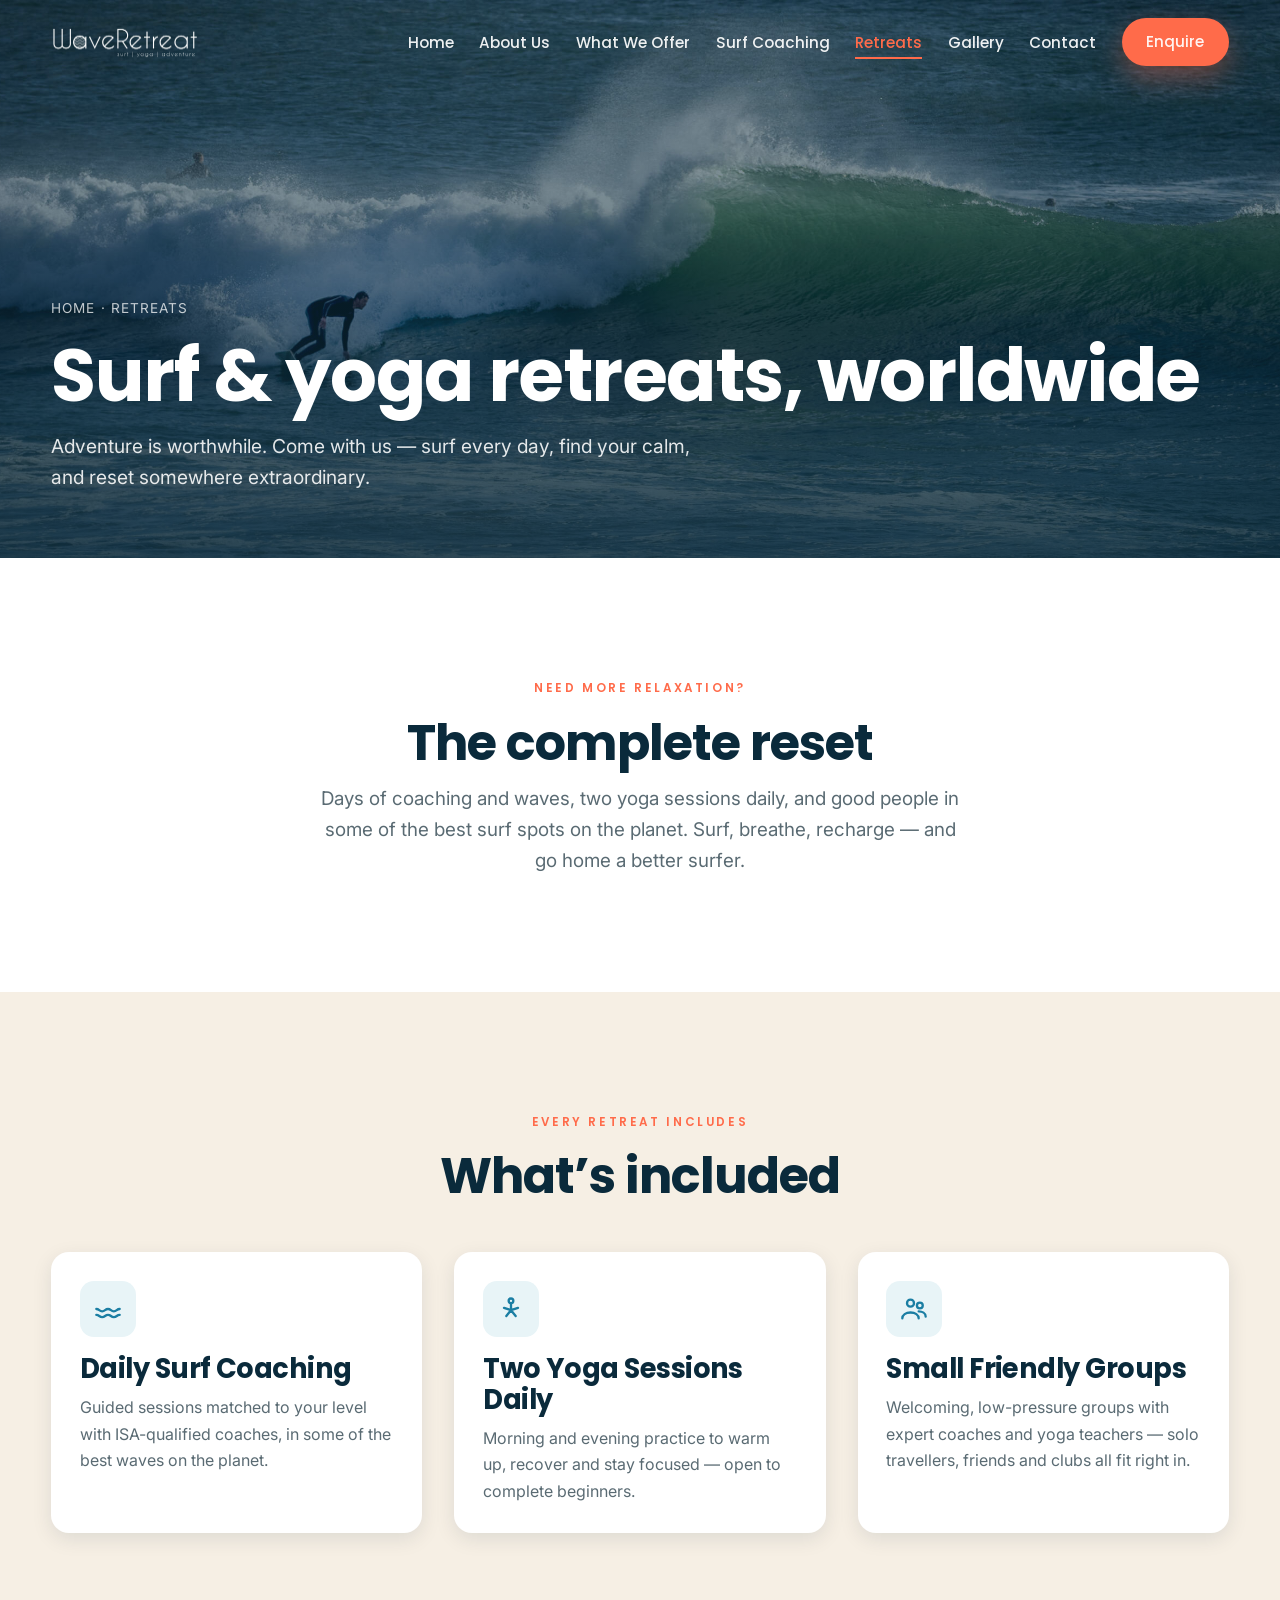
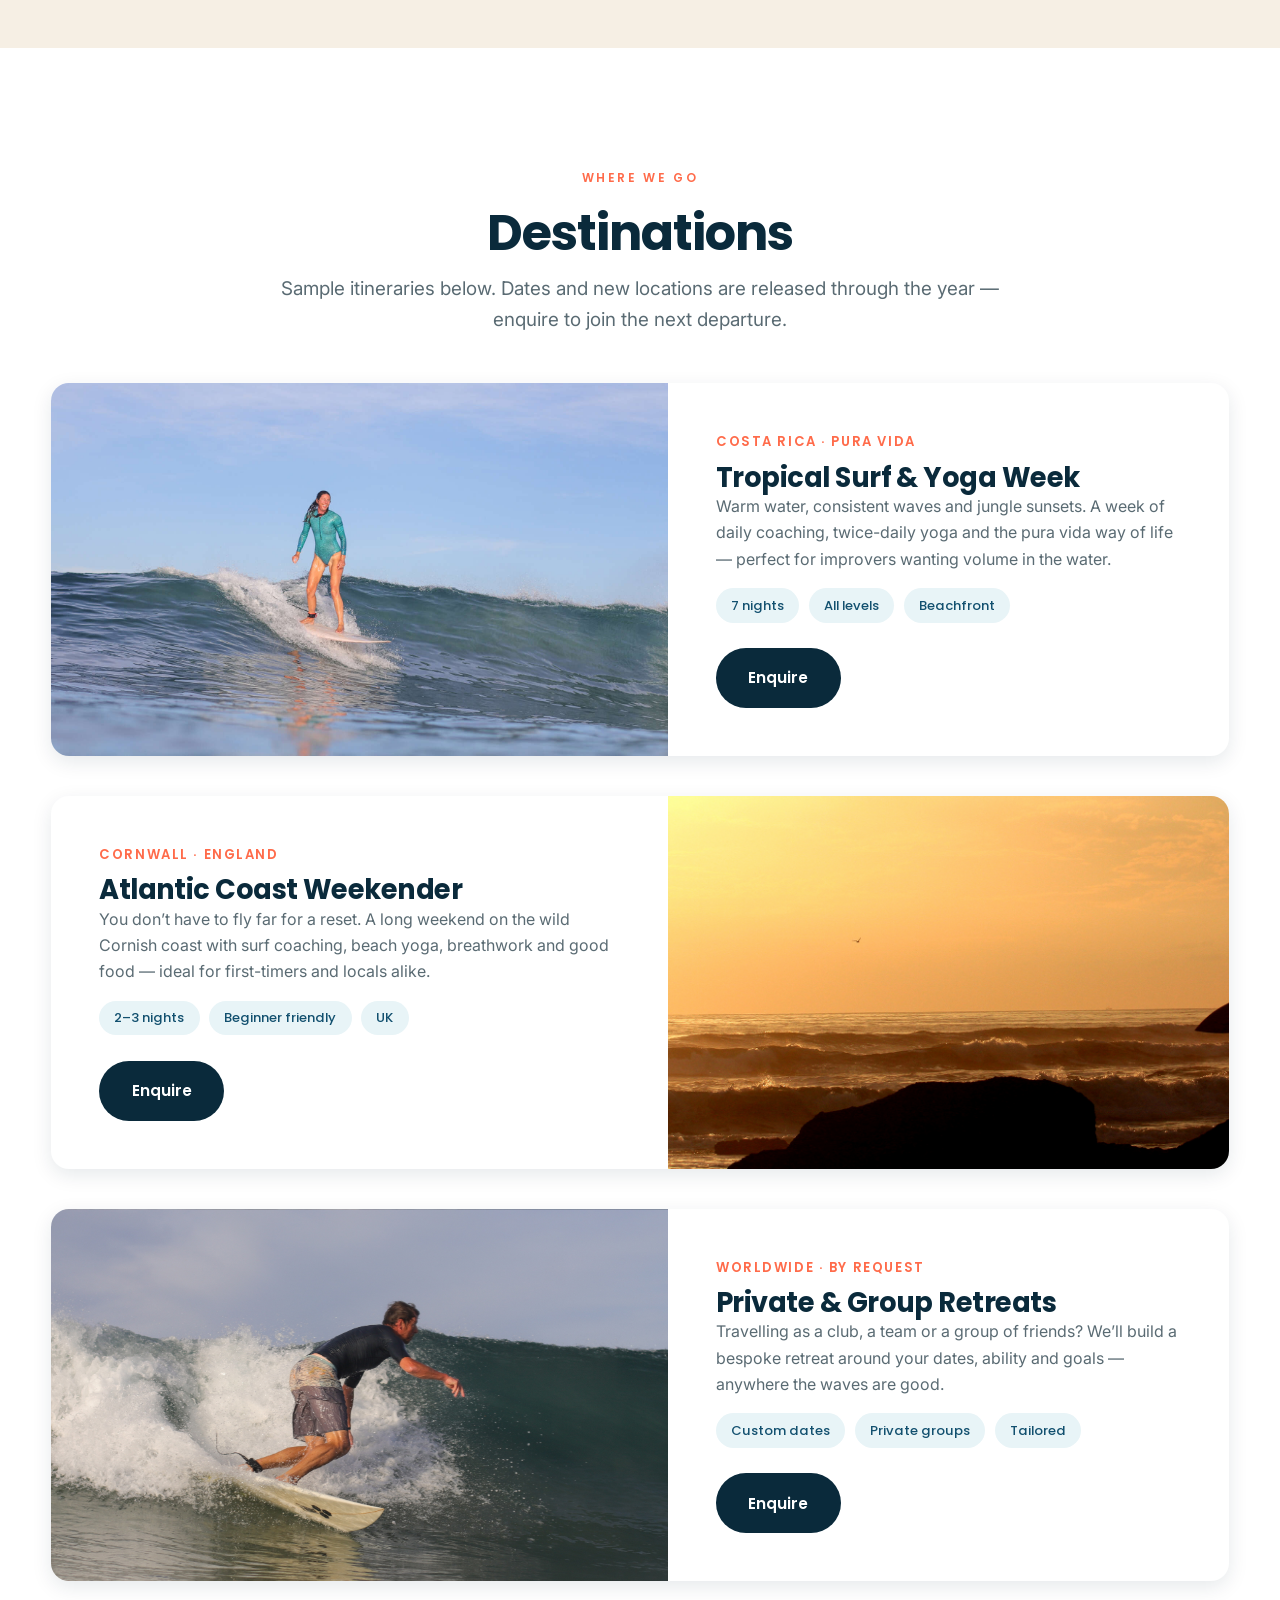
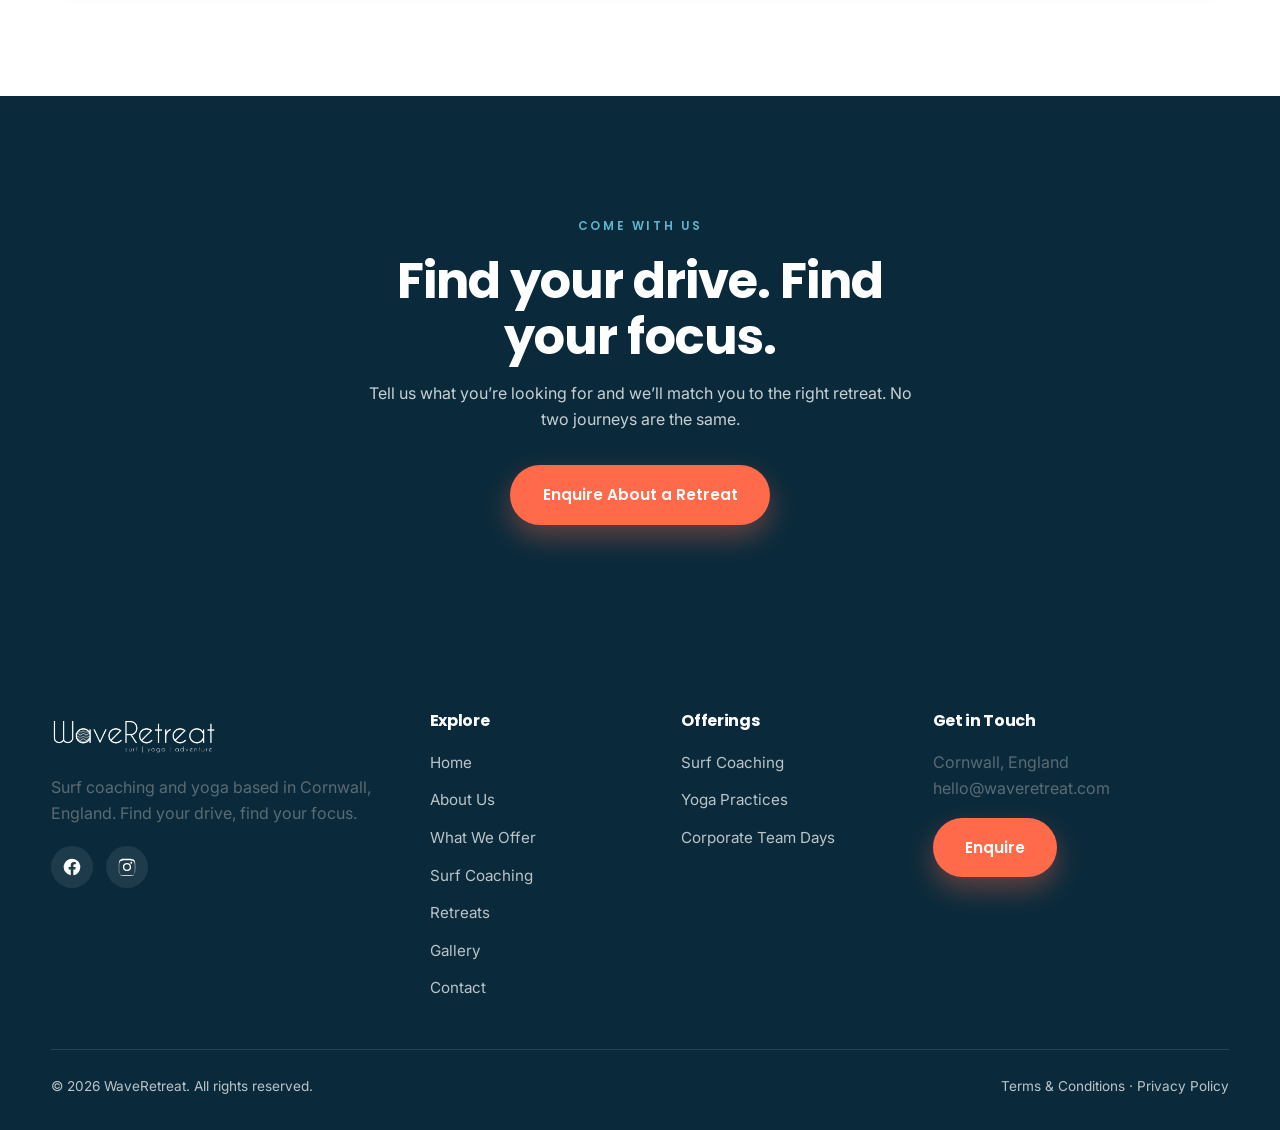
<file: retreats.html>
<!DOCTYPE html>
<html lang="en-GB">
<head>
  <meta charset="UTF-8" />
  <meta name="viewport" content="width=device-width, initial-scale=1" />
  <title>Retreats | WaveRetreat</title>
  <meta name="description" content="Surf & yoga retreats worldwide with WaveRetreat — daily coaching, two yoga sessions a day, in some of the best surf spots on the planet." />
  <link rel="preconnect" href="https://fonts.googleapis.com" />
  <link rel="preconnect" href="https://fonts.gstatic.com" crossorigin />
  <link href="https://fonts.googleapis.com/css2?family=Inter:wght@400;500;600&family=Poppins:wght@500;600;700&display=swap" rel="stylesheet" />
  <link rel="stylesheet" href="css/styles.css" />
  <link rel="icon" href="favicon.svg" type="image/svg+xml" />
  <link rel="icon" href="assets/favicon-32.png" sizes="32x32" type="image/png" />
  <link rel="apple-touch-icon" href="assets/apple-touch-icon.png" />
  <meta name="theme-color" content="#0a2a3b" />
</head>
<body>

  <header class="site-header">
    <nav class="nav container">
      <a href="index.html" class="brand" aria-label="WaveRetreat home"><span class="brand-logo"><img class="logo-light" src="assets/logo-white.png" alt="WaveRetreat" width="500" height="137"><img class="logo-dark" src="assets/logo-dark.png" alt="WaveRetreat" width="500" height="137"></span></a>
      <ul class="nav-links">
        <li><a href="index.html">Home</a></li>
        <li><a href="about.html">About Us</a></li>
        <li><a href="offer.html">What We Offer</a></li><li><a href="coaching.html">Surf Coaching</a></li>
        <li><a href="retreats.html" class="active">Retreats</a></li><li><a href="gallery.html">Gallery</a></li>
        <li><a href="contact.html">Contact</a></li>
        <li><a href="contact.html" class="btn btn--primary">Enquire</a></li>
      </ul>
      <button class="nav-toggle" aria-label="Menu"><span></span><span></span><span></span></button>
    </nav>
  </header>

  <section class="page-hero">
    <div class="page-hero__bg" style="background-image:url('assets/gallery/banner-waveretreat-scaled.jpg')"></div>
    <div class="container">
      <div class="breadcrumb">Home · Retreats</div>
      <h1>Surf &amp; yoga retreats, worldwide</h1>
      <p>Adventure is worthwhile. Come with us — surf every day, find your calm, and reset somewhere extraordinary.</p>
    </div>
  </section>

  <!-- INTRO -->
  <section class="section">
    <div class="container text-center reveal" style="max-width:64ch;margin-inline:auto">
      <span class="eyebrow">Need More Relaxation?</span>
      <h2>The complete reset</h2>
      <p class="lead mx-auto" style="margin-top:0.8rem">Days of coaching and waves, two yoga sessions daily, and good people in some of the best surf spots on the planet. Surf, breathe, recharge — and go home a better surfer.</p>
    </div>
  </section>

  <!-- WHAT'S INCLUDED -->
  <section class="section section--sand">
    <div class="container">
      <div class="text-center reveal" style="margin-bottom:3rem">
        <span class="eyebrow">Every Retreat Includes</span>
        <h2>What’s included</h2>
      </div>
      <div class="grid grid-3">
        <article class="card reveal"><div class="card__body"><div class="card__icon"><svg viewBox="0 0 24 24" fill="none" stroke="currentColor" stroke-width="2" stroke-linecap="round" stroke-linejoin="round"><path d="M2 12c2.5 0 2.5 2 5 2s2.5-2 5-2 2.5 2 5 2 2.5-2 5-2"/><path d="M2 17c2.5 0 2.5 2 5 2s2.5-2 5-2 2.5 2 5 2 2.5-2 5-2"/></svg></div><h3>Daily Surf Coaching</h3><p>Guided sessions matched to your level with ISA-qualified coaches, in some of the best waves on the planet.</p></div></article>
        <article class="card reveal"><div class="card__body"><div class="card__icon"><svg viewBox="0 0 24 24" fill="none" stroke="currentColor" stroke-width="2" stroke-linecap="round" stroke-linejoin="round"><circle cx="12" cy="5" r="2"/><path d="M12 7v6m0 0-4 5m4-5 4 5M6 11l6 2 6-2"/></svg></div><h3>Two Yoga Sessions Daily</h3><p>Morning and evening practice to warm up, recover and stay focused — open to complete beginners.</p></div></article>
        <article class="card reveal"><div class="card__body"><div class="card__icon"><svg viewBox="0 0 24 24" fill="none" stroke="currentColor" stroke-width="2" stroke-linecap="round" stroke-linejoin="round"><circle cx="9" cy="7" r="3"/><circle cx="17" cy="9" r="2.5"/><path d="M2 20c0-3 3-5 7-5s7 2 7 5M16 14c3 0 6 1.5 6 4.5"/></svg></div><h3>Small Friendly Groups</h3><p>Welcoming, low-pressure groups with expert coaches and yoga teachers — solo travellers, friends and clubs all fit right in.</p></div></article>
      </div>
    </div>
  </section>

  <!-- RETREAT DESTINATIONS -->
  <section class="section">
    <div class="container">
      <div class="text-center reveal" style="margin-bottom:3rem">
        <span class="eyebrow">Where We Go</span>
        <h2>Destinations</h2>
        <p class="lead mx-auto" style="margin-top:0.8rem">Sample itineraries below. Dates and new locations are released through the year — enquire to join the next departure.</p>
      </div>

      <div class="grid" style="gap:2.5rem">
        <article class="retreat reveal">
          <div class="retreat__img" style="background-image:url('assets/gallery/pura-vida-35-copy-scaled.jpg')"></div>
          <div class="retreat__body">
            <div class="retreat__loc">Costa Rica · Pura Vida</div>
            <h3>Tropical Surf &amp; Yoga Week</h3>
            <p>Warm water, consistent waves and jungle sunsets. A week of daily coaching, twice-daily yoga and the pura vida way of life — perfect for improvers wanting volume in the water.</p>
            <div class="tags"><span class="tag">7 nights</span><span class="tag">All levels</span><span class="tag">Beachfront</span></div>
            <a href="contact.html" class="btn btn--dark" style="margin-top:1.6rem;align-self:flex-start">Enquire</a>
          </div>
        </article>

        <article class="retreat reveal">
          <div class="retreat__img" style="background-image:url('assets/gallery/home-slide1.jpg')"></div>
          <div class="retreat__body">
            <div class="retreat__loc">Cornwall · England</div>
            <h3>Atlantic Coast Weekender</h3>
            <p>You don’t have to fly far for a reset. A long weekend on the wild Cornish coast with surf coaching, beach yoga, breathwork and good food — ideal for first-timers and locals alike.</p>
            <div class="tags"><span class="tag">2–3 nights</span><span class="tag">Beginner friendly</span><span class="tag">UK</span></div>
            <a href="contact.html" class="btn btn--dark" style="margin-top:1.6rem;align-self:flex-start">Enquire</a>
          </div>
        </article>

        <article class="retreat reveal">
          <div class="retreat__img" style="background-image:url('assets/gallery/pura-vida-73-copy.jpg')"></div>
          <div class="retreat__body">
            <div class="retreat__loc">Worldwide · By Request</div>
            <h3>Private &amp; Group Retreats</h3>
            <p>Travelling as a club, a team or a group of friends? We’ll build a bespoke retreat around your dates, ability and goals — anywhere the waves are good.</p>
            <div class="tags"><span class="tag">Custom dates</span><span class="tag">Private groups</span><span class="tag">Tailored</span></div>
            <a href="contact.html" class="btn btn--dark" style="margin-top:1.6rem;align-self:flex-start">Enquire</a>
          </div>
        </article>
      </div>
    </div>
  </section>

  <!-- CTA -->
  <section class="section section--ocean">
    <div class="container text-center" style="max-width:56ch;margin-inline:auto">
      <span class="eyebrow">Come With Us</span>
      <h2>Find your drive. Find your focus.</h2>
      <p style="margin:1rem auto 2rem">Tell us what you’re looking for and we’ll match you to the right retreat. No two journeys are the same.</p>
      <a href="contact.html" class="btn btn--primary">Enquire About a Retreat</a>
    </div>
  </section>

  <footer class="site-footer">
    <div class="container">
      <div class="footer-grid">
        <div>
          <a href="index.html" class="brand" aria-label="WaveRetreat home"><span class="brand-logo"><img class="logo-light" src="assets/logo-white.png" alt="WaveRetreat" width="500" height="137"><img class="logo-dark" src="assets/logo-dark.png" alt="WaveRetreat" width="500" height="137"></span></a>
          <p style="max-width:34ch">Surf coaching and yoga based in Cornwall, England. Find your drive, find your focus.</p>
          <div class="socials">
            <a href="https://www.facebook.com/waveretreat/" aria-label="Facebook" target="_blank" rel="noopener"><svg viewBox="0 0 24 24"><path d="M22 12a10 10 0 1 0-11.5 9.9v-7H8v-2.9h2.5V9.8c0-2.5 1.5-3.9 3.8-3.9 1.1 0 2.2.2 2.2.2v2.5h-1.3c-1.2 0-1.6.8-1.6 1.6v1.9h2.8l-.4 2.9h-2.4v7A10 10 0 0 0 22 12z"/></svg></a>
            <a href="https://www.instagram.com/waveretreat/" aria-label="Instagram" target="_blank" rel="noopener"><svg viewBox="0 0 24 24"><path d="M12 2.2c3.2 0 3.6 0 4.9.1 1.2.1 1.8.3 2.2.4.6.2 1 .5 1.4.9.4.4.7.8.9 1.4.2.4.4 1 .4 2.2.1 1.3.1 1.7.1 4.9s0 3.6-.1 4.9c-.1 1.2-.3 1.8-.4 2.2-.2.6-.5 1-.9 1.4-.4.4-.8.7-1.4.9-.4.2-1 .4-2.2.4-1.3.1-1.7.1-4.9.1s-3.6 0-4.9-.1c-1.2-.1-1.8-.3-2.2-.4-.6-.2-1-.5-1.4-.9-.4-.4-.7-.8-.9-1.4-.2-.4-.4-1-.4-2.2C2.2 15.6 2.2 15.2 2.2 12s0-3.6.1-4.9c.1-1.2.3-1.8.4-2.2.2-.6.5-1 .9-1.4.4-.4.8-.7 1.4-.9.4-.2 1-.4 2.2-.4C8.4 2.2 8.8 2.2 12 2.2zm0 1.8c-3.1 0-3.5 0-4.7.1-1.1.1-1.7.2-2.1.4-.5.2-.9.4-1.3.8-.4.4-.6.8-.8 1.3-.2.4-.3 1-.4 2.1-.1 1.2-.1 1.6-.1 4.7s0 3.5.1 4.7c.1 1.1.2 1.7.4 2.1.2.5.4.9.8 1.3.4.4.8.6 1.3.8.4.2 1 .3 2.1.4 1.2.1 1.6.1 4.7.1s3.5 0 4.7-.1c1.1-.1 1.7-.2 2.1-.4.5-.2.9-.4 1.3-.8.4-.4.6-.8.8-1.3.2-.4.3-1 .4-2.1.1-1.2.1-1.6.1-4.7s0-3.5-.1-4.7c-.1-1.1-.2-1.7-.4-2.1-.2-.5-.4-.9-.8-1.3-.4-.4-.8-.6-1.3-.8-.4-.2-1-.3-2.1-.4-1.2-.1-1.6-.1-4.7-.1zm0 3.1a4.9 4.9 0 1 1 0 9.8 4.9 4.9 0 0 1 0-9.8zm0 8.1a3.2 3.2 0 1 0 0-6.4 3.2 3.2 0 0 0 0 6.4zm6.3-8.3a1.1 1.1 0 1 1-2.3 0 1.1 1.1 0 0 1 2.3 0z"/></svg></a>
          </div>
        </div>
        <div><h4>Explore</h4><ul class="footer-links"><li><a href="index.html">Home</a></li><li><a href="about.html">About Us</a></li><li><a href="offer.html">What We Offer</a></li><li><a href="coaching.html">Surf Coaching</a></li><li><a href="retreats.html">Retreats</a></li><li><a href="gallery.html">Gallery</a></li><li><a href="contact.html">Contact</a></li></ul></div>
        <div><h4>Offerings</h4><ul class="footer-links"><li><a href="coaching.html">Surf Coaching</a></li><li><a href="offer.html#yoga">Yoga Practices</a></li><li><a href="offer.html#corporate">Corporate Team Days</a></li></ul></div>
        <div><h4>Get in Touch</h4><p>Cornwall, England</p><p><a href="mailto:hello@waveretreat.com">hello@waveretreat.com</a></p><a href="contact.html" class="btn btn--primary" style="margin-top:1rem">Enquire</a></div>
      </div>
      <div class="footer-bottom"><div>© <span id="year">2026</span> WaveRetreat. All rights reserved.</div><div><a href="terms.html">Terms &amp; Conditions</a> · <a href="privacy.html">Privacy Policy</a></div></div>
    </div>
  </footer>

  <script src="js/main.js"></script>
</body>
</html>
</file>
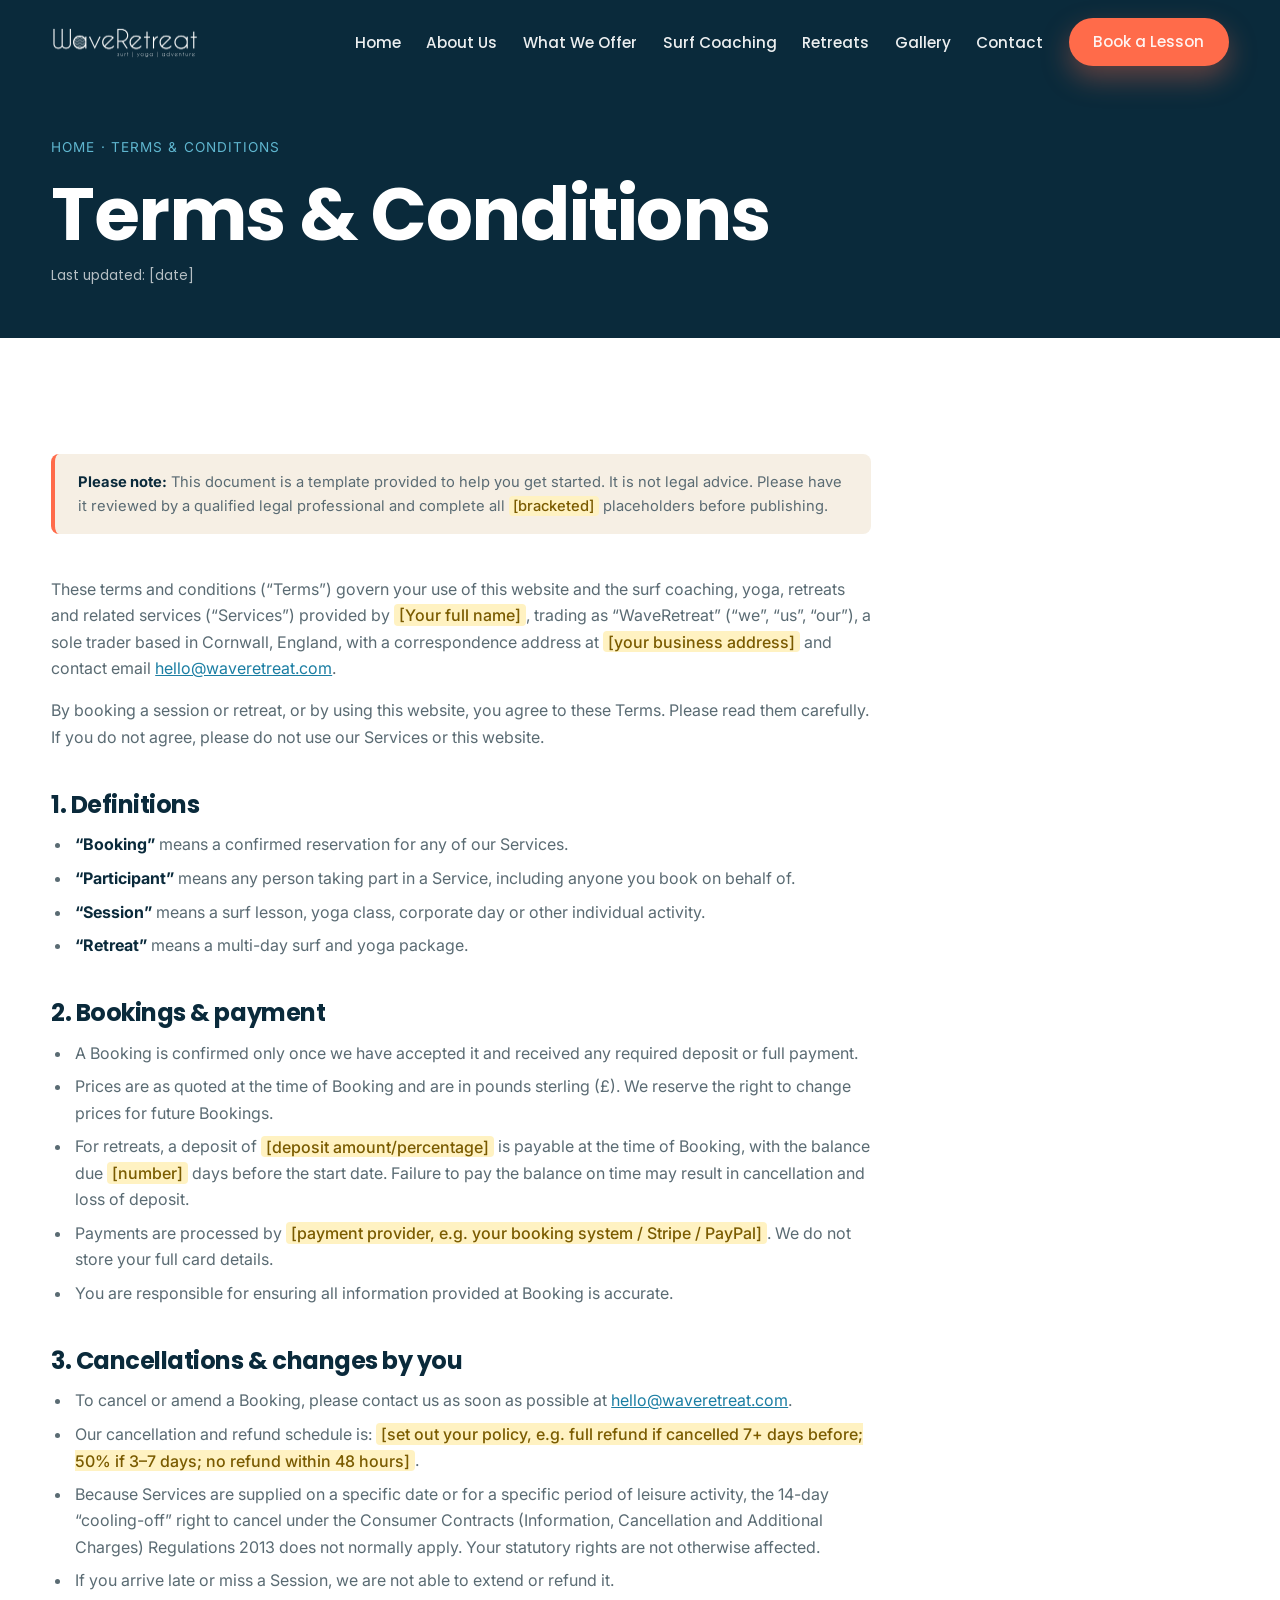
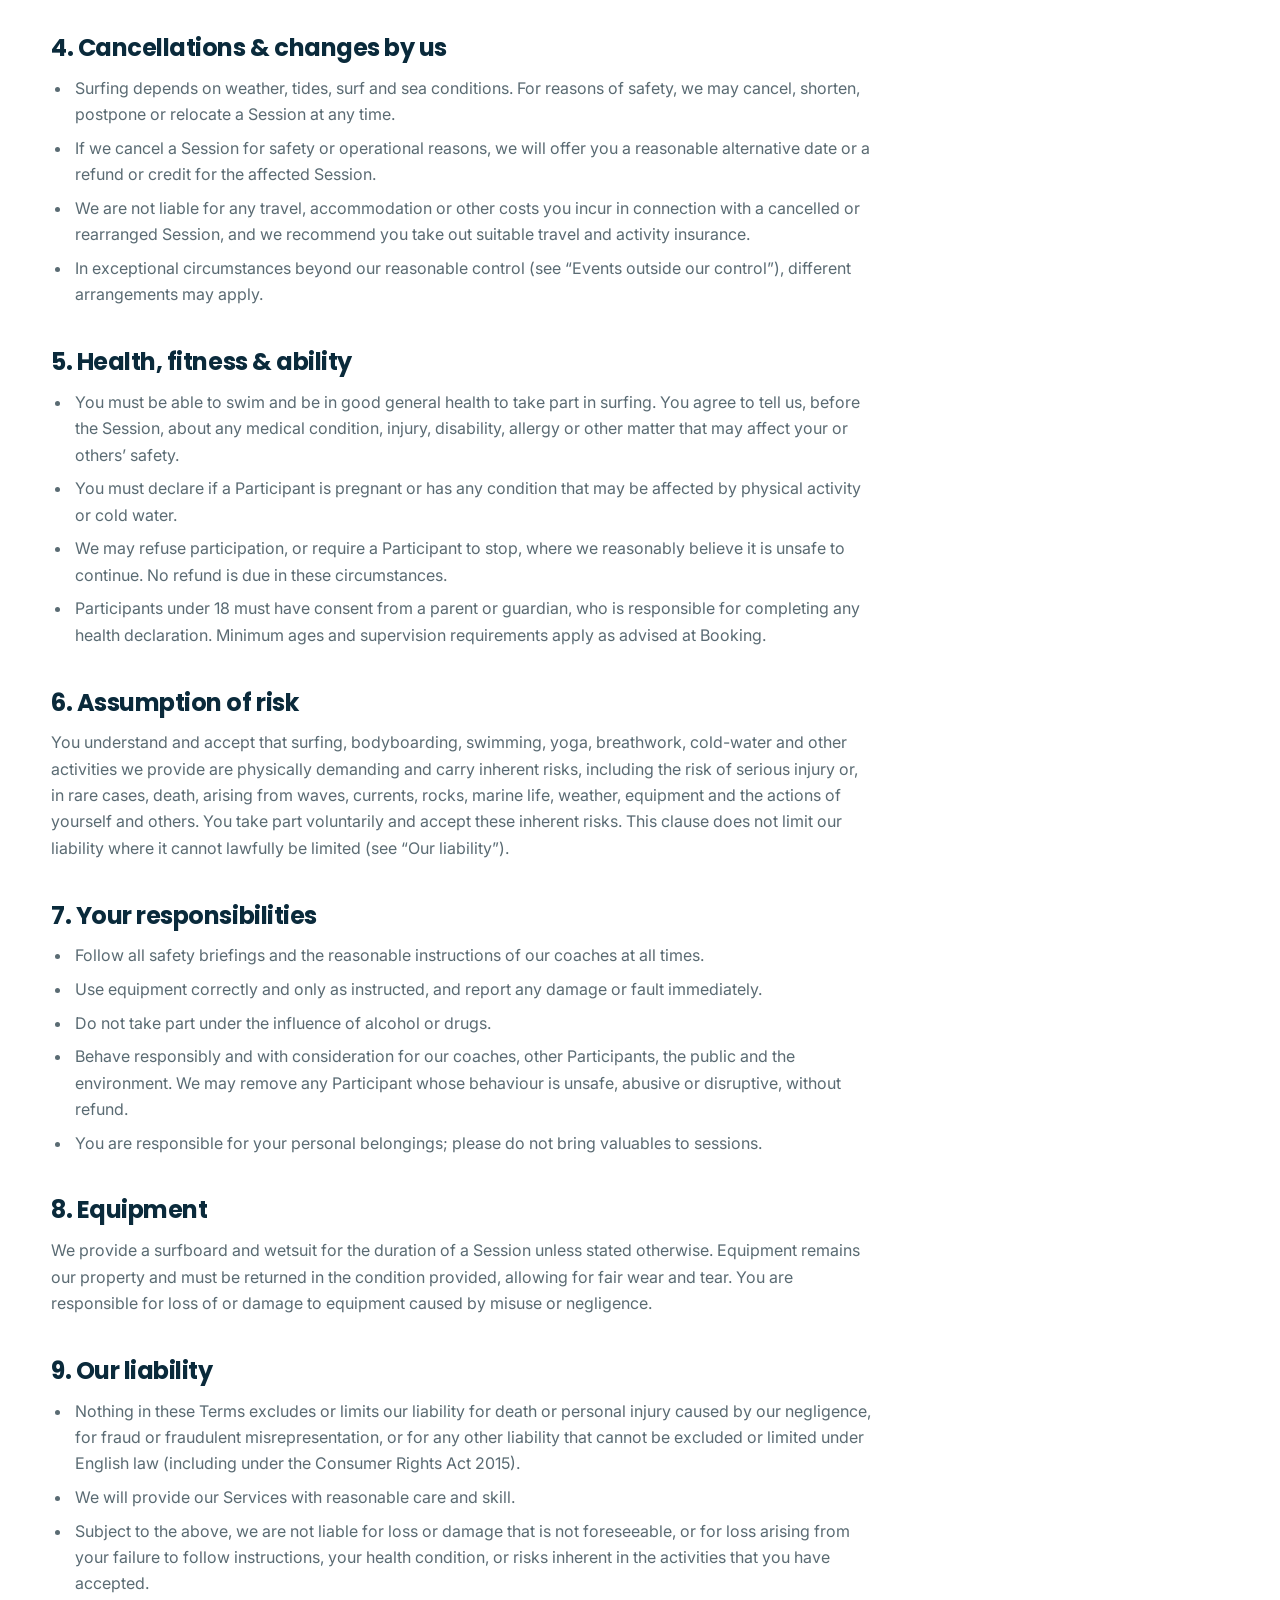
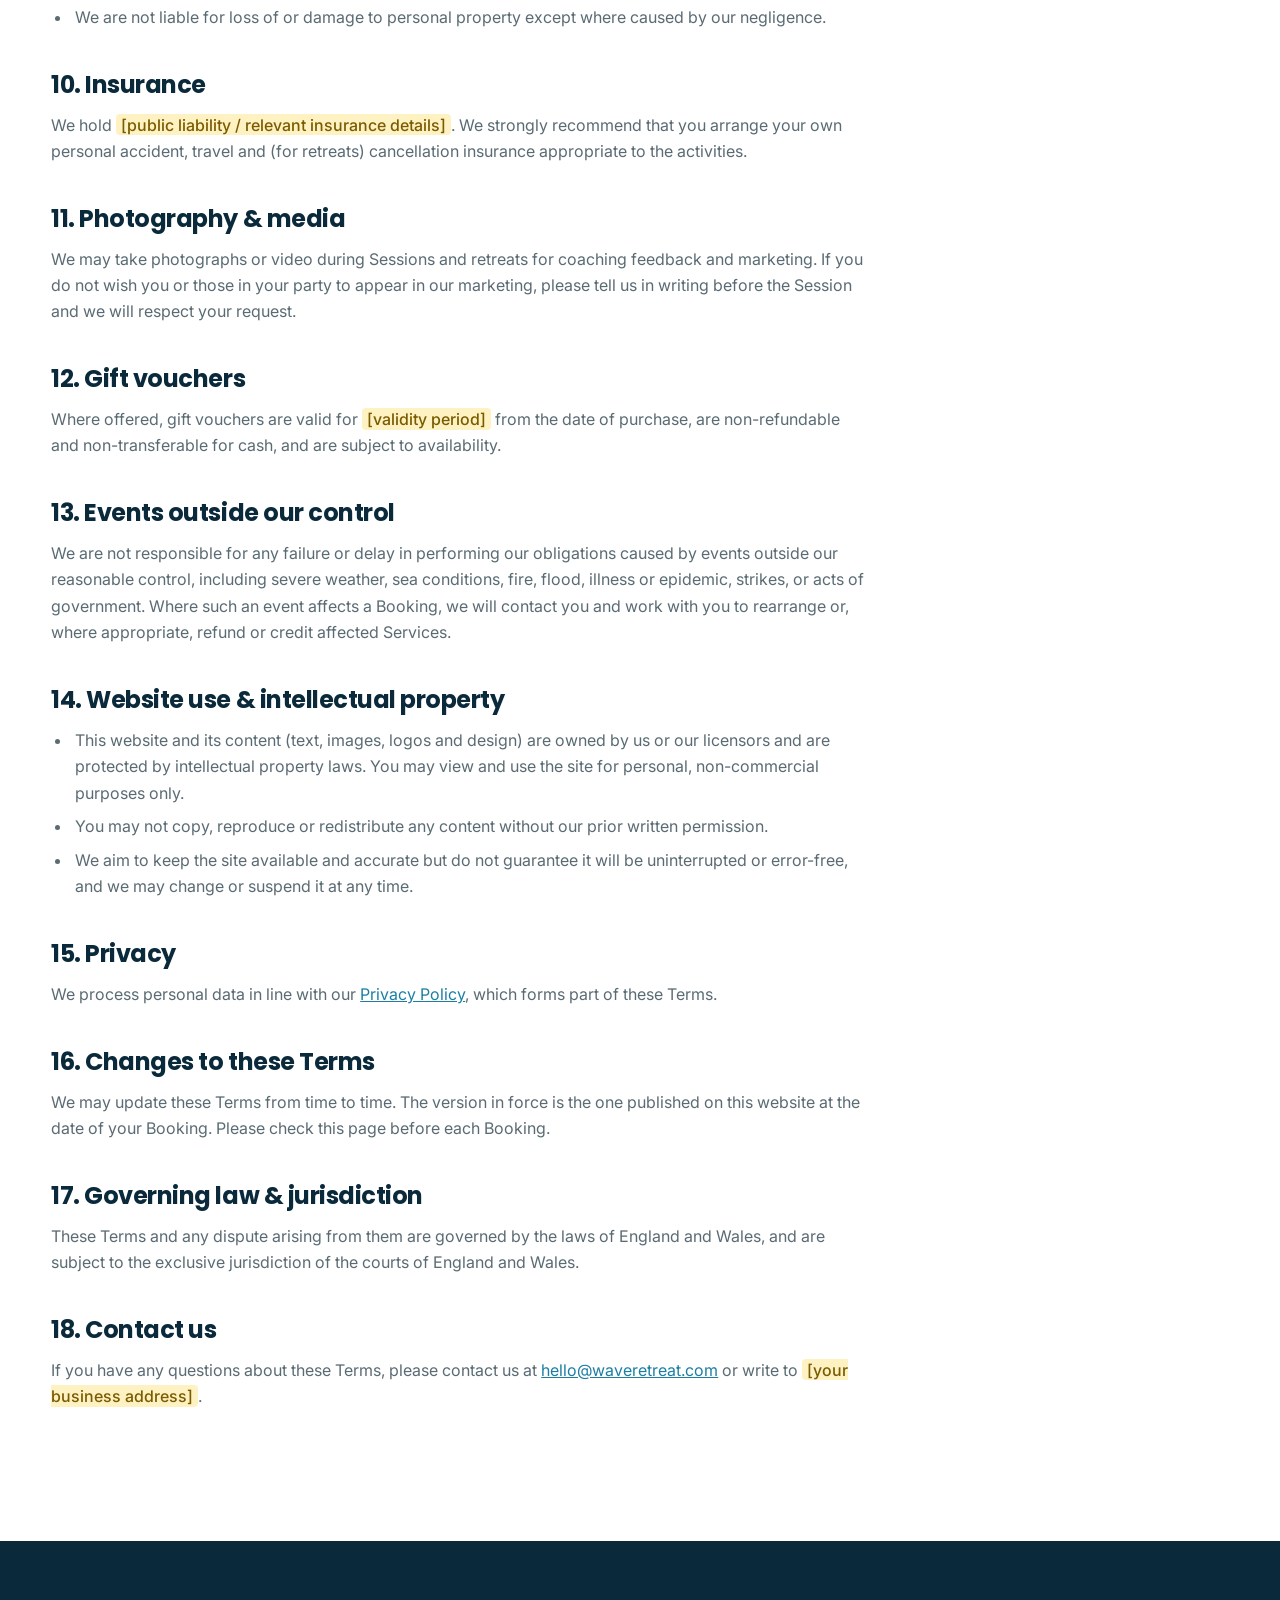
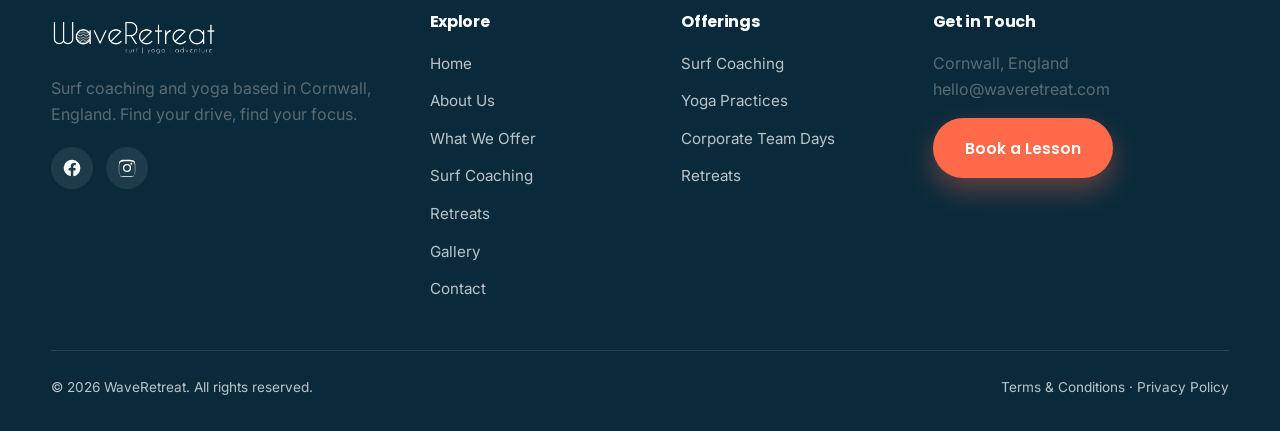
<file: terms.html>
<!DOCTYPE html>
<html lang="en-GB">
<head>
  <meta charset="UTF-8" />
  <meta name="viewport" content="width=device-width, initial-scale=1" />
  <title>Terms &amp; Conditions | WaveRetreat</title>
  <meta name="description" content="Terms and conditions for WaveRetreat surf coaching, yoga and retreats in Cornwall, England." />
  <link rel="preconnect" href="https://fonts.googleapis.com" />
  <link rel="preconnect" href="https://fonts.gstatic.com" crossorigin />
  <link href="https://fonts.googleapis.com/css2?family=Inter:wght@400;500;600&family=Poppins:wght@500;600;700&display=swap" rel="stylesheet" />
  <link rel="stylesheet" href="css/styles.css" />
  <link rel="icon" href="favicon.svg" type="image/svg+xml" />
  <link rel="icon" href="assets/favicon-32.png" sizes="32x32" type="image/png" />
  <link rel="apple-touch-icon" href="assets/apple-touch-icon.png" />
  <meta name="theme-color" content="#0a2a3b" />
</head>
<body>

  <header class="site-header">
    <nav class="nav container">
      <a href="index.html" class="brand" aria-label="WaveRetreat home"><span class="brand-logo"><img class="logo-light" src="assets/logo-white.png" alt="WaveRetreat" width="500" height="137"><img class="logo-dark" src="assets/logo-dark.png" alt="WaveRetreat" width="500" height="137"></span></a>
      <ul class="nav-links">
        <li><a href="index.html">Home</a></li>
        <li><a href="about.html">About Us</a></li>
        <li><a href="offer.html">What We Offer</a></li><li><a href="coaching.html">Surf Coaching</a></li>
        <li><a href="retreats.html">Retreats</a></li><li><a href="gallery.html">Gallery</a></li>
        <li><a href="contact.html">Contact</a></li>
        <li><a href="contact.html" class="btn btn--primary">Book a Lesson</a></li>
      </ul>
      <button class="nav-toggle" aria-label="Menu"><span></span><span></span><span></span></button>
    </nav>
  </header>

  <section class="legal-head">
    <div class="container">
      <div class="breadcrumb">Home · Terms &amp; Conditions</div>
      <h1>Terms &amp; Conditions</h1>
      <div class="updated">Last updated: <span class="ph">[date]</span></div>
    </div>
  </section>

  <section class="section">
    <div class="container">
      <div class="prose reveal">

        <div class="legal-note">
          <strong>Please note:</strong> This document is a template provided to help you get started. It is not legal advice. Please have it reviewed by a qualified legal professional and complete all <span class="ph">[bracketed]</span> placeholders before publishing.
        </div>

        <p>These terms and conditions (“Terms”) govern your use of this website and the surf coaching, yoga, retreats and related services (“Services”) provided by <span class="ph">[Your full name]</span>, trading as “WaveRetreat” (“we”, “us”, “our”), a sole trader based in Cornwall, England, with a correspondence address at <span class="ph">[your business address]</span> and contact email <a href="mailto:hello@waveretreat.com">hello@waveretreat.com</a>.</p>

        <p>By booking a session or retreat, or by using this website, you agree to these Terms. Please read them carefully. If you do not agree, please do not use our Services or this website.</p>

        <h2>1. Definitions</h2>
        <ul>
          <li><strong>“Booking”</strong> means a confirmed reservation for any of our Services.</li>
          <li><strong>“Participant”</strong> means any person taking part in a Service, including anyone you book on behalf of.</li>
          <li><strong>“Session”</strong> means a surf lesson, yoga class, corporate day or other individual activity.</li>
          <li><strong>“Retreat”</strong> means a multi-day surf and yoga package.</li>
        </ul>

        <h2>2. Bookings &amp; payment</h2>
        <ul>
          <li>A Booking is confirmed only once we have accepted it and received any required deposit or full payment.</li>
          <li>Prices are as quoted at the time of Booking and are in pounds sterling (£). We reserve the right to change prices for future Bookings.</li>
          <li>For retreats, a deposit of <span class="ph">[deposit amount/percentage]</span> is payable at the time of Booking, with the balance due <span class="ph">[number]</span> days before the start date. Failure to pay the balance on time may result in cancellation and loss of deposit.</li>
          <li>Payments are processed by <span class="ph">[payment provider, e.g. your booking system / Stripe / PayPal]</span>. We do not store your full card details.</li>
          <li>You are responsible for ensuring all information provided at Booking is accurate.</li>
        </ul>

        <h2>3. Cancellations &amp; changes by you</h2>
        <ul>
          <li>To cancel or amend a Booking, please contact us as soon as possible at <a href="mailto:hello@waveretreat.com">hello@waveretreat.com</a>.</li>
          <li>Our cancellation and refund schedule is: <span class="ph">[set out your policy, e.g. full refund if cancelled 7+ days before; 50% if 3–7 days; no refund within 48 hours]</span>.</li>
          <li>Because Services are supplied on a specific date or for a specific period of leisure activity, the 14-day “cooling-off” right to cancel under the Consumer Contracts (Information, Cancellation and Additional Charges) Regulations 2013 does not normally apply. Your statutory rights are not otherwise affected.</li>
          <li>If you arrive late or miss a Session, we are not able to extend or refund it.</li>
        </ul>

        <h2>4. Cancellations &amp; changes by us</h2>
        <ul>
          <li>Surfing depends on weather, tides, surf and sea conditions. For reasons of safety, we may cancel, shorten, postpone or relocate a Session at any time.</li>
          <li>If we cancel a Session for safety or operational reasons, we will offer you a reasonable alternative date or a refund or credit for the affected Session.</li>
          <li>We are not liable for any travel, accommodation or other costs you incur in connection with a cancelled or rearranged Session, and we recommend you take out suitable travel and activity insurance.</li>
          <li>In exceptional circumstances beyond our reasonable control (see “Events outside our control”), different arrangements may apply.</li>
        </ul>

        <h2>5. Health, fitness &amp; ability</h2>
        <ul>
          <li>You must be able to swim and be in good general health to take part in surfing. You agree to tell us, before the Session, about any medical condition, injury, disability, allergy or other matter that may affect your or others’ safety.</li>
          <li>You must declare if a Participant is pregnant or has any condition that may be affected by physical activity or cold water.</li>
          <li>We may refuse participation, or require a Participant to stop, where we reasonably believe it is unsafe to continue. No refund is due in these circumstances.</li>
          <li>Participants under 18 must have consent from a parent or guardian, who is responsible for completing any health declaration. Minimum ages and supervision requirements apply as advised at Booking.</li>
        </ul>

        <h2>6. Assumption of risk</h2>
        <p>You understand and accept that surfing, bodyboarding, swimming, yoga, breathwork, cold-water and other activities we provide are physically demanding and carry inherent risks, including the risk of serious injury or, in rare cases, death, arising from waves, currents, rocks, marine life, weather, equipment and the actions of yourself and others. You take part voluntarily and accept these inherent risks. This clause does not limit our liability where it cannot lawfully be limited (see “Our liability”).</p>

        <h2>7. Your responsibilities</h2>
        <ul>
          <li>Follow all safety briefings and the reasonable instructions of our coaches at all times.</li>
          <li>Use equipment correctly and only as instructed, and report any damage or fault immediately.</li>
          <li>Do not take part under the influence of alcohol or drugs.</li>
          <li>Behave responsibly and with consideration for our coaches, other Participants, the public and the environment. We may remove any Participant whose behaviour is unsafe, abusive or disruptive, without refund.</li>
          <li>You are responsible for your personal belongings; please do not bring valuables to sessions.</li>
        </ul>

        <h2>8. Equipment</h2>
        <p>We provide a surfboard and wetsuit for the duration of a Session unless stated otherwise. Equipment remains our property and must be returned in the condition provided, allowing for fair wear and tear. You are responsible for loss of or damage to equipment caused by misuse or negligence.</p>

        <h2>9. Our liability</h2>
        <ul>
          <li>Nothing in these Terms excludes or limits our liability for death or personal injury caused by our negligence, for fraud or fraudulent misrepresentation, or for any other liability that cannot be excluded or limited under English law (including under the Consumer Rights Act 2015).</li>
          <li>We will provide our Services with reasonable care and skill.</li>
          <li>Subject to the above, we are not liable for loss or damage that is not foreseeable, or for loss arising from your failure to follow instructions, your health condition, or risks inherent in the activities that you have accepted.</li>
          <li>We are not liable for loss of or damage to personal property except where caused by our negligence.</li>
        </ul>

        <h2>10. Insurance</h2>
        <p>We hold <span class="ph">[public liability / relevant insurance details]</span>. We strongly recommend that you arrange your own personal accident, travel and (for retreats) cancellation insurance appropriate to the activities.</p>

        <h2>11. Photography &amp; media</h2>
        <p>We may take photographs or video during Sessions and retreats for coaching feedback and marketing. If you do not wish you or those in your party to appear in our marketing, please tell us in writing before the Session and we will respect your request.</p>

        <h2>12. Gift vouchers</h2>
        <p>Where offered, gift vouchers are valid for <span class="ph">[validity period]</span> from the date of purchase, are non-refundable and non-transferable for cash, and are subject to availability.</p>

        <h2>13. Events outside our control</h2>
        <p>We are not responsible for any failure or delay in performing our obligations caused by events outside our reasonable control, including severe weather, sea conditions, fire, flood, illness or epidemic, strikes, or acts of government. Where such an event affects a Booking, we will contact you and work with you to rearrange or, where appropriate, refund or credit affected Services.</p>

        <h2>14. Website use &amp; intellectual property</h2>
        <ul>
          <li>This website and its content (text, images, logos and design) are owned by us or our licensors and are protected by intellectual property laws. You may view and use the site for personal, non-commercial purposes only.</li>
          <li>You may not copy, reproduce or redistribute any content without our prior written permission.</li>
          <li>We aim to keep the site available and accurate but do not guarantee it will be uninterrupted or error-free, and we may change or suspend it at any time.</li>
        </ul>

        <h2>15. Privacy</h2>
        <p>We process personal data in line with our <a href="privacy.html">Privacy Policy</a>, which forms part of these Terms.</p>

        <h2>16. Changes to these Terms</h2>
        <p>We may update these Terms from time to time. The version in force is the one published on this website at the date of your Booking. Please check this page before each Booking.</p>

        <h2>17. Governing law &amp; jurisdiction</h2>
        <p>These Terms and any dispute arising from them are governed by the laws of England and Wales, and are subject to the exclusive jurisdiction of the courts of England and Wales.</p>

        <h2>18. Contact us</h2>
        <p>If you have any questions about these Terms, please contact us at <a href="mailto:hello@waveretreat.com">hello@waveretreat.com</a> or write to <span class="ph">[your business address]</span>.</p>

      </div>
    </div>
  </section>

  <footer class="site-footer">
    <div class="container">
      <div class="footer-grid">
        <div>
          <a href="index.html" class="brand" aria-label="WaveRetreat home"><span class="brand-logo"><img class="logo-light" src="assets/logo-white.png" alt="WaveRetreat" width="500" height="137"><img class="logo-dark" src="assets/logo-dark.png" alt="WaveRetreat" width="500" height="137"></span></a>
          <p style="max-width:34ch">Surf coaching and yoga based in Cornwall, England. Find your drive, find your focus.</p>
          <div class="socials">
            <a href="https://www.facebook.com/waveretreat/" aria-label="Facebook" target="_blank" rel="noopener"><svg viewBox="0 0 24 24"><path d="M22 12a10 10 0 1 0-11.5 9.9v-7H8v-2.9h2.5V9.8c0-2.5 1.5-3.9 3.8-3.9 1.1 0 2.2.2 2.2.2v2.5h-1.3c-1.2 0-1.6.8-1.6 1.6v1.9h2.8l-.4 2.9h-2.4v7A10 10 0 0 0 22 12z"/></svg></a>
            <a href="https://www.instagram.com/waveretreat/" aria-label="Instagram" target="_blank" rel="noopener"><svg viewBox="0 0 24 24"><path d="M12 2.2c3.2 0 3.6 0 4.9.1 1.2.1 1.8.3 2.2.4.6.2 1 .5 1.4.9.4.4.7.8.9 1.4.2.4.4 1 .4 2.2.1 1.3.1 1.7.1 4.9s0 3.6-.1 4.9c-.1 1.2-.3 1.8-.4 2.2-.2.6-.5 1-.9 1.4-.4.4-.8.7-1.4.9-.4.2-1 .4-2.2.4-1.3.1-1.7.1-4.9.1s-3.6 0-4.9-.1c-1.2-.1-1.8-.3-2.2-.4-.6-.2-1-.5-1.4-.9-.4-.4-.7-.8-.9-1.4-.2-.4-.4-1-.4-2.2C2.2 15.6 2.2 15.2 2.2 12s0-3.6.1-4.9c.1-1.2.3-1.8.4-2.2.2-.6.5-1 .9-1.4.4-.4.8-.7 1.4-.9.4-.2 1-.4 2.2-.4C8.4 2.2 8.8 2.2 12 2.2zm0 1.8c-3.1 0-3.5 0-4.7.1-1.1.1-1.7.2-2.1.4-.5.2-.9.4-1.3.8-.4.4-.6.8-.8 1.3-.2.4-.3 1-.4 2.1-.1 1.2-.1 1.6-.1 4.7s0 3.5.1 4.7c.1 1.1.2 1.7.4 2.1.2.5.4.9.8 1.3.4.4.8.6 1.3.8.4.2 1 .3 2.1.4 1.2.1 1.6.1 4.7.1s3.5 0 4.7-.1c1.1-.1 1.7-.2 2.1-.4.5-.2.9-.4 1.3-.8.4-.4.6-.8.8-1.3.2-.4.3-1 .4-2.1.1-1.2.1-1.6.1-4.7s0-3.5-.1-4.7c-.1-1.1-.2-1.7-.4-2.1-.2-.5-.4-.9-.8-1.3-.4-.4-.8-.6-1.3-.8-.4-.2-1-.3-2.1-.4-1.2-.1-1.6-.1-4.7-.1zm0 3.1a4.9 4.9 0 1 1 0 9.8 4.9 4.9 0 0 1 0-9.8zm0 8.1a3.2 3.2 0 1 0 0-6.4 3.2 3.2 0 0 0 0 6.4zm6.3-8.3a1.1 1.1 0 1 1-2.3 0 1.1 1.1 0 0 1 2.3 0z"/></svg></a>
          </div>
        </div>
        <div><h4>Explore</h4><ul class="footer-links"><li><a href="index.html">Home</a></li><li><a href="about.html">About Us</a></li><li><a href="offer.html">What We Offer</a></li><li><a href="coaching.html">Surf Coaching</a></li><li><a href="retreats.html">Retreats</a></li><li><a href="gallery.html">Gallery</a></li><li><a href="contact.html">Contact</a></li></ul></div>
        <div><h4>Offerings</h4><ul class="footer-links"><li><a href="coaching.html">Surf Coaching</a></li><li><a href="offer.html#yoga">Yoga Practices</a></li><li><a href="offer.html#corporate">Corporate Team Days</a></li><li><a href="retreats.html">Retreats</a></li></ul></div>
        <div><h4>Get in Touch</h4><p>Cornwall, England</p><p><a href="mailto:hello@waveretreat.com">hello@waveretreat.com</a></p><a href="contact.html" class="btn btn--primary" style="margin-top:1rem">Book a Lesson</a></div>
      </div>
      <div class="footer-bottom"><div>© <span id="year">2026</span> WaveRetreat. All rights reserved.</div><div><a href="terms.html">Terms &amp; Conditions</a> · <a href="privacy.html">Privacy Policy</a></div></div>
    </div>
  </footer>

  <script src="js/main.js"></script>
</body>
</html>
</file>
<file: css/styles.css>
/* ============================================================
   WaveRetreat — Surf Coaching & Retreats in Cornwall
   Fresh coastal / modern theme
   ============================================================ */

:root {
  --ocean-900: #0a2a3b;
  --ocean-800: #0e3a52;
  --ocean-700: #12506f;
  --ocean-500: #1b7ea3;
  --ocean-300: #5fb6cf;
  --foam: #e8f4f7;
  --sand: #f6efe4;
  --sand-deep: #ece0cb;
  --coral: #ff6b4a;
  --coral-dark: #e8543a;
  --ink: #16242c;
  --muted: #5a6b73;
  --white: #ffffff;
  --shadow: 0 18px 50px rgba(10, 42, 59, 0.14);
  --shadow-sm: 0 6px 20px rgba(10, 42, 59, 0.10);
  --radius: 18px;
  --radius-sm: 12px;
  --max: 1200px;
  --ease: cubic-bezier(0.22, 1, 0.36, 1);
}

* { margin: 0; padding: 0; box-sizing: border-box; }

html { scroll-behavior: smooth; -webkit-font-smoothing: antialiased; }

body {
  font-family: "Inter", -apple-system, BlinkMacSystemFont, "Segoe UI", Roboto, sans-serif;
  color: var(--ink);
  background: var(--white);
  line-height: 1.65;
  overflow-x: hidden;
}

h1, h2, h3, h4 {
  font-family: "Poppins", "Inter", sans-serif;
  line-height: 1.12;
  font-weight: 700;
  letter-spacing: -0.02em;
  color: var(--ocean-900);
}

h1 { font-size: clamp(2.6rem, 6vw, 4.6rem); }
h2 { font-size: clamp(2rem, 4vw, 3.1rem); }
h3 { font-size: clamp(1.3rem, 2.2vw, 1.7rem); }

p { color: var(--muted); }
a { color: inherit; text-decoration: none; }
img { max-width: 100%; display: block; }

.container { width: 92%; max-width: var(--max); margin-inline: auto; }
.section { padding: clamp(4rem, 9vw, 7.5rem) 0; }
.section--sand { background: var(--sand); }
.section--ocean { background: var(--ocean-900); }
.section--ocean h2, .section--ocean h3 { color: var(--white); }
.section--ocean p { color: rgba(255,255,255,0.78); }

.eyebrow {
  display: inline-block;
  font-family: "Poppins", sans-serif;
  text-transform: uppercase;
  letter-spacing: 0.22em;
  font-size: 0.74rem;
  font-weight: 600;
  color: var(--coral);
  margin-bottom: 1rem;
}
.section--ocean .eyebrow { color: var(--ocean-300); }

.lead { font-size: 1.18rem; color: var(--muted); max-width: 60ch; }
.text-center { text-align: center; }
.mx-auto { margin-inline: auto; }
.accent { color: var(--coral); }

/* ---------- Buttons ---------- */
.btn {
  display: inline-flex;
  align-items: center;
  gap: 0.55rem;
  font-family: "Poppins", sans-serif;
  font-weight: 600;
  font-size: 0.96rem;
  padding: 0.95rem 1.9rem;
  border-radius: 100px;
  border: 2px solid transparent;
  cursor: pointer;
  transition: transform 0.3s var(--ease), box-shadow 0.3s var(--ease), background 0.3s, color 0.3s;
}
.btn:hover { transform: translateY(-3px); }
.btn--primary { background: var(--coral); color: var(--white); box-shadow: 0 12px 28px rgba(255,107,74,0.36); }
.btn--primary:hover { background: var(--coral-dark); box-shadow: 0 18px 36px rgba(255,107,74,0.44); }
.btn--ghost { background: transparent; color: var(--white); border-color: rgba(255,255,255,0.6); }
.btn--ghost:hover { background: var(--white); color: var(--ocean-900); border-color: var(--white); }
.btn--dark { background: var(--ocean-900); color: var(--white); }
.btn--dark:hover { background: var(--ocean-700); }

/* ---------- Header / Nav ---------- */
.site-header {
  position: fixed;
  inset: 0 0 auto 0;
  z-index: 1000;
  padding: 1.1rem 0;
  isolation: isolate;
  transition: padding 0.35s var(--ease), box-shadow 0.35s;
}
/* Solid-ish bar behind the content (no backdrop-filter — blur rasterises and
   softens the logo/nav in some browsers). Keeps logo and text pixel-crisp. */
.site-header::before {
  content: "";
  position: absolute;
  inset: 0;
  z-index: -1;
  background: var(--white);
  opacity: 0;
  transition: opacity 0.35s var(--ease);
}
.site-header.scrolled::before { opacity: 0.97; }
.site-header.scrolled {
  box-shadow: 0 6px 24px rgba(10, 42, 59, 0.08);
  padding: 0.6rem 0;
}
.nav { display: flex; align-items: center; justify-content: space-between; }
.brand { display: inline-flex; align-items: center; }
/* PNG logo: white version on dark backgrounds (hero/footer), dark version on the white nav bar */
.brand-logo { display: block; width: 168px; }
.brand-logo img { display: block; width: 100%; height: auto; }
.brand-logo .logo-dark { display: none; }
.scrolled .brand-logo .logo-light { display: none; }
.scrolled .brand-logo .logo-dark { display: block; }
.nav .brand-logo { width: 150px; }

.nav-links { display: flex; align-items: center; gap: 1.6rem; list-style: none; }
.nav-links a {
  font-family: "Poppins", sans-serif; font-weight: 500; font-size: 0.95rem;
  color: rgba(255,255,255,0.92); position: relative; padding: 0.3rem 0;
}
.scrolled .nav-links a { color: var(--ocean-800); }
.nav-links a::after {
  content: ""; position: absolute; left: 0; bottom: -2px; height: 2px; width: 0;
  background: var(--coral); transition: width 0.3s var(--ease);
}
.nav-links a:hover::after, .nav-links a.active::after { width: 100%; }
.nav-links a.active { color: var(--coral); }
.nav .btn { padding: 0.6rem 1.4rem; }

.nav-toggle { display: none; flex-direction: column; gap: 5px; background: none; border: 0; cursor: pointer; padding: 6px; }
.nav-toggle span { width: 26px; height: 2px; background: var(--white); border-radius: 2px; transition: 0.3s; }
.scrolled .nav-toggle span { background: var(--ocean-900); }

/* ---------- Hero ---------- */
.hero {
  position: relative;
  min-height: 100vh;
  display: flex;
  align-items: center;
  color: var(--white);
  overflow: hidden;
}
.hero__bg {
  position: absolute; inset: 0;
  background-size: cover; background-position: center;
  transform: scale(1.08);
  animation: slowZoom 18s ease-out forwards;
}
@keyframes slowZoom { to { transform: scale(1); } }

/* Hero slideshow */
.hero__slides { position: absolute; inset: 0; overflow: hidden; }
.hero__slide {
  position: absolute; inset: 0;
  background-size: cover; background-position: center;
  opacity: 0; transition: opacity 1.6s ease-in-out;
  will-change: opacity;
}
.hero__slide.active { opacity: 1; }
.hero__slide.active { animation: heroZoom 7s ease-out forwards; }
@keyframes heroZoom { from { transform: scale(1.12); } to { transform: scale(1); } }
.hero__arrow {
  position: absolute; top: 50%; transform: translateY(-50%); z-index: 3;
  width: 52px; height: 52px; display: grid; place-items: center;
  background: rgba(255,255,255,0.14); border: 0; border-radius: 50%;
  color: #fff; font-size: 1.9rem; line-height: 1; cursor: pointer;
  transition: background 0.25s, transform 0.25s;
}
.hero__arrow:hover { background: var(--coral); }
.hero__arrow--prev { left: 1.6rem; }
.hero__arrow--next { right: 1.6rem; }
.hero__dots {
  position: absolute; bottom: 2.2rem; right: 2.5rem; z-index: 3;
  display: flex; gap: 0.6rem;
}
.hero__dot {
  width: 11px; height: 11px; border-radius: 50%; padding: 0;
  border: 2px solid rgba(255,255,255,0.7); background: transparent;
  cursor: pointer; transition: background 0.25s, transform 0.25s, border-color 0.25s;
}
.hero__dot:hover { border-color: #fff; }
.hero__dot.active { background: var(--coral); border-color: var(--coral); transform: scale(1.15); }
@media (max-width: 540px) {
  .hero__dots { right: 50%; transform: translateX(50%); bottom: 1.4rem; }
  .hero__arrow { width: 42px; height: 42px; font-size: 1.5rem; }
  .hero__arrow--prev { left: 0.6rem; }
  .hero__arrow--next { right: 0.6rem; }
}
.hero::after {
  content: ""; position: absolute; inset: 0;
  background: linear-gradient(180deg, rgba(10,42,59,0.55) 0%, rgba(10,42,59,0.35) 40%, rgba(10,42,59,0.8) 100%);
}
.hero .container { position: relative; z-index: 2; }
.hero h1 { color: var(--white); max-width: 16ch; }
.hero p { color: rgba(255,255,255,0.9); font-size: 1.25rem; max-width: 52ch; margin: 1.5rem 0 2.3rem; }
.hero__cta { display: flex; flex-wrap: wrap; gap: 1rem; }
.hero__scroll {
  position: absolute; bottom: 2rem; left: 50%; transform: translateX(-50%);
  z-index: 2; color: rgba(255,255,255,0.7); font-size: 0.78rem; letter-spacing: 0.2em;
  text-transform: uppercase; display: flex; flex-direction: column; align-items: center; gap: 0.6rem;
}
.hero__scroll span { width: 1px; height: 40px; background: rgba(255,255,255,0.5); animation: scrollPulse 2s infinite; }
@keyframes scrollPulse { 0%,100% { opacity: 0.3; transform: scaleY(0.6); } 50% { opacity: 1; transform: scaleY(1); } }

/* page hero (smaller, for inner pages) */
.page-hero {
  position: relative; min-height: 62vh; display: flex; align-items: flex-end;
  color: #fff; overflow: hidden; padding-bottom: 4rem;
}
.page-hero__bg { position: absolute; inset: 0; background-size: cover; background-position: center; }
.page-hero::after { content: ""; position: absolute; inset: 0; background: linear-gradient(180deg, rgba(10,42,59,0.4), rgba(10,42,59,0.82)); }
.page-hero .container { position: relative; z-index: 2; }
.page-hero h1 { color: #fff; }
.page-hero p { color: rgba(255,255,255,0.88); font-size: 1.2rem; max-width: 56ch; margin-top: 0.8rem; }
.breadcrumb { font-size: 0.85rem; letter-spacing: 0.08em; color: rgba(255,255,255,0.75); margin-bottom: 1rem; text-transform: uppercase; }

/* ---------- Generic grid ---------- */
.grid { display: grid; gap: 2rem; }
.grid-2 { grid-template-columns: repeat(2, 1fr); }
.grid-3 { grid-template-columns: repeat(3, 1fr); }
.split { display: grid; grid-template-columns: 1fr 1fr; gap: clamp(2rem, 6vw, 5rem); align-items: center; }

/* ---------- Cards ---------- */
.card {
  background: var(--white); border-radius: var(--radius); overflow: hidden;
  box-shadow: var(--shadow-sm); transition: transform 0.4s var(--ease), box-shadow 0.4s var(--ease);
  display: flex; flex-direction: column;
}
.card:hover { transform: translateY(-8px); box-shadow: var(--shadow); }
.card__img { height: 220px; background-size: cover; background-position: center; }
.card__body { padding: 1.8rem; flex: 1; display: flex; flex-direction: column; }
.card__icon {
  width: 56px; height: 56px; border-radius: 14px; background: var(--foam);
  display: grid; place-items: center; margin-bottom: 1.1rem; color: var(--ocean-500);
}
.card__icon svg { width: 28px; height: 28px; }
.card h3 { margin-bottom: 0.6rem; }
.card .card__link { margin-top: auto; padding-top: 1rem; color: var(--coral); font-weight: 600; font-family: "Poppins", sans-serif; font-size: 0.92rem; display: inline-flex; gap: 0.4rem; align-items: center; }
.card .card__link:hover { gap: 0.7rem; }

/* feature media block */
.media { border-radius: var(--radius); overflow: hidden; box-shadow: var(--shadow); }
.media img { width: 100%; height: 100%; object-fit: cover; }
.media--tall { aspect-ratio: 4/5; }

/* ---------- Stats ---------- */
.stats { display: grid; grid-template-columns: repeat(3, 1fr); gap: 2rem; text-align: center; }
.stat__num { font-family: "Poppins", sans-serif; font-weight: 700; font-size: clamp(2.6rem, 5vw, 3.6rem); color: var(--coral); line-height: 1; }
.stat__label { text-transform: uppercase; letter-spacing: 0.14em; font-size: 0.82rem; color: rgba(255,255,255,0.7); margin-top: 0.6rem; }

/* ---------- Testimonials ---------- */
.quote { background: var(--white); border-radius: var(--radius); padding: 2.2rem; box-shadow: var(--shadow-sm); position: relative; }
.quote__mark { font-family: "Poppins"; font-size: 4rem; color: var(--sand-deep); line-height: 0.6; position: absolute; top: 1.4rem; right: 1.6rem; }
.quote p { color: var(--ink); font-size: 1.04rem; position: relative; z-index: 1; }
.quote__author { display: flex; align-items: center; gap: 0.9rem; margin-top: 1.4rem; }
.quote__avatar { width: 48px; height: 48px; border-radius: 50%; background: var(--ocean-500); color: #fff; display: grid; place-items: center; font-family: "Poppins"; font-weight: 600; }
.quote__name { font-family: "Poppins"; font-weight: 600; color: var(--ocean-900); font-size: 0.96rem; }
.quote__role { font-size: 0.82rem; color: var(--muted); }

/* ---------- Mission band ---------- */
.band { display: grid; grid-template-columns: 1fr 1fr; align-items: stretch; min-height: 480px; border-radius: var(--radius); overflow: hidden; box-shadow: var(--shadow); }
.band__media { background-size: cover; background-position: center; min-height: 320px; }
.band__content { padding: clamp(2.2rem, 5vw, 4rem); display: flex; flex-direction: column; justify-content: center; }
.band--ocean .band__content { background: var(--ocean-900); color: #fff; }
.band--ocean h2 { color: #fff; }
.band--ocean p { color: rgba(255,255,255,0.8); }

/* ---------- CTA ---------- */
.cta {
  position: relative; text-align: center; color: #fff; overflow: hidden;
  border-radius: var(--radius); padding: clamp(3rem, 7vw, 5.5rem) 1.5rem;
  background-size: cover; background-position: center;
}
.cta::after { content: ""; position: absolute; inset: 0; background: linear-gradient(120deg, rgba(10,42,59,0.85), rgba(27,126,163,0.7)); }
.cta > * { position: relative; z-index: 1; }
.cta h2 { color: #fff; }
.cta p { color: rgba(255,255,255,0.88); margin: 1rem auto 2rem; max-width: 50ch; }

/* ---------- Forms ---------- */
.form { display: grid; gap: 1.2rem; }
.form-row { display: grid; grid-template-columns: 1fr 1fr; gap: 1.2rem; }
.field label { display: block; font-family: "Poppins"; font-weight: 500; font-size: 0.86rem; margin-bottom: 0.4rem; color: var(--ocean-900); }
.field input, .field select, .field textarea {
  width: 100%; padding: 0.9rem 1.1rem; border: 1.5px solid var(--sand-deep); border-radius: var(--radius-sm);
  font-family: inherit; font-size: 0.98rem; color: var(--ink); background: var(--white); transition: border 0.25s, box-shadow 0.25s;
}
.field input:focus, .field select:focus, .field textarea:focus { outline: none; border-color: var(--ocean-500); box-shadow: 0 0 0 4px rgba(27,126,163,0.12); }
.field textarea { min-height: 150px; resize: vertical; }
.form-note { font-size: 0.84rem; color: var(--muted); }
.form-success { display: none; padding: 1rem 1.2rem; border-radius: var(--radius-sm); background: #e7f7ee; color: #156c40; font-weight: 500; }
.form-success.show { display: block; }

/* ---------- Info / contact list ---------- */
.info-list { list-style: none; display: grid; gap: 1.5rem; }
.info-list li { display: flex; gap: 1rem; align-items: flex-start; }
.info-list .ic { width: 46px; height: 46px; border-radius: 12px; background: var(--foam); color: var(--ocean-500); display: grid; place-items: center; flex-shrink: 0; }
.info-list .ic svg { width: 22px; height: 22px; }
.info-list strong { font-family: "Poppins"; color: var(--ocean-900); display: block; font-size: 0.95rem; }
.info-list span { color: var(--muted); font-size: 0.95rem; }

/* ---------- Checklist ---------- */
.checks { list-style: none; display: grid; gap: 0.9rem; }
.checks li { display: flex; gap: 0.8rem; align-items: flex-start; color: var(--muted); }
.checks li::before { content: "✓"; flex-shrink: 0; width: 24px; height: 24px; border-radius: 50%; background: var(--coral); color: #fff; font-size: 0.8rem; font-weight: 700; display: grid; place-items: center; }

/* ---------- Pill / tags ---------- */
.tags { display: flex; flex-wrap: wrap; gap: 0.6rem; margin-top: 1rem; }
.tag { background: var(--foam); color: var(--ocean-700); padding: 0.4rem 0.95rem; border-radius: 100px; font-size: 0.82rem; font-family: "Poppins"; font-weight: 500; }

/* ---------- Retreat list ---------- */
.retreat { display: grid; grid-template-columns: 1.1fr 1fr; gap: 0; border-radius: var(--radius); overflow: hidden; box-shadow: var(--shadow-sm); background: #fff; transition: box-shadow 0.4s; }
.retreat:hover { box-shadow: var(--shadow); }
.retreat__img { min-height: 320px; background-size: cover; background-position: center; }
.retreat__body { padding: clamp(1.8rem, 4vw, 3rem); display: flex; flex-direction: column; justify-content: center; }
.retreat:nth-child(even) .retreat__img { order: 2; }
.retreat__loc { color: var(--coral); font-family: "Poppins"; font-weight: 600; font-size: 0.82rem; letter-spacing: 0.12em; text-transform: uppercase; margin-bottom: 0.6rem; }

/* ---------- Footer ---------- */
.site-footer { background: var(--ocean-900); color: rgba(255,255,255,0.72); padding: 4.5rem 0 2rem; }
.footer-grid { display: grid; grid-template-columns: 1.6fr 1fr 1fr 1.4fr; gap: 2.5rem; }
.site-footer h4 { color: #fff; font-size: 1rem; margin-bottom: 1.2rem; }
.site-footer .brand { color: #fff; margin-bottom: 1rem; }
.footer-links { list-style: none; display: grid; gap: 0.7rem; }
.footer-links a { color: rgba(255,255,255,0.72); font-size: 0.95rem; transition: color 0.2s; }
.footer-links a:hover { color: var(--coral); }
.socials { display: flex; gap: 0.8rem; margin-top: 1.2rem; }
.socials a { width: 42px; height: 42px; border-radius: 50%; background: rgba(255,255,255,0.08); display: grid; place-items: center; transition: background 0.25s, transform 0.25s; }
.socials a:hover { background: var(--coral); transform: translateY(-3px); }
.socials svg { width: 20px; height: 20px; fill: #fff; }
.footer-bottom { border-top: 1px solid rgba(255,255,255,0.12); margin-top: 3rem; padding-top: 1.6rem; display: flex; justify-content: space-between; flex-wrap: wrap; gap: 1rem; font-size: 0.85rem; }
.footer-bottom a:hover { color: var(--coral); }

/* ---------- Pricing / lesson cards ---------- */
.price { font-family: "Poppins", sans-serif; font-weight: 700; color: var(--ocean-900); font-size: 1.4rem; margin: 0.2rem 0 0.4rem; }
.price small { font-weight: 500; font-size: 0.8rem; color: var(--muted); }

/* ---------- Level rows ---------- */
.level { display: grid; grid-template-columns: auto 1fr; gap: 1.2rem; align-items: start; padding: 1.6rem 0; border-bottom: 1px solid var(--sand-deep); }
.level:last-child { border-bottom: 0; }
.level__badge { width: 54px; height: 54px; border-radius: 14px; background: var(--ocean-900); color: #fff; display: grid; place-items: center; font-family: "Poppins"; font-weight: 700; }
.level h3 { margin-bottom: 0.3rem; }

/* ---------- Gallery ---------- */
.gallery {
  display: grid;
  grid-template-columns: repeat(4, 1fr);
  gap: 1rem;
}
.gallery__item {
  position: relative; overflow: hidden; border-radius: var(--radius-sm);
  cursor: pointer; background: var(--sand-deep);
  aspect-ratio: 3 / 2;
}
.gallery__item img { width: 100%; height: 100%; object-fit: cover; transition: transform 0.6s var(--ease); }
.gallery__item:hover img { transform: scale(1.07); }
.gallery__item::after {
  content: ""; position: absolute; inset: 0; pointer-events: none;
  background: linear-gradient(180deg, rgba(10,42,59,0) 55%, rgba(10,42,59,0.45));
  opacity: 0; transition: opacity 0.4s;
}
.gallery__item:hover::after { opacity: 1; }

/* Lightbox */
.lightbox {
  position: fixed; inset: 0; z-index: 2000; display: none;
  background: rgba(8, 24, 33, 0.92); align-items: center; justify-content: center;
  padding: 4vw; opacity: 0; transition: opacity 0.3s;
}
.lightbox.open { display: flex; opacity: 1; }
.lightbox img { max-width: 90vw; max-height: 86vh; border-radius: 10px; box-shadow: 0 30px 80px rgba(0,0,0,0.5); }
.lightbox__close {
  position: absolute; top: 1.4rem; right: 1.8rem; width: 48px; height: 48px;
  background: rgba(255,255,255,0.12); border: 0; border-radius: 50%; color: #fff;
  font-size: 1.6rem; cursor: pointer; transition: background 0.25s; line-height: 1;
  z-index: 2;
}
.lightbox__close:hover { background: var(--coral); }
.lightbox__nav {
  position: absolute; top: 50%; transform: translateY(-50%);
  width: 56px; height: 56px; display: grid; place-items: center;
  background: rgba(255,255,255,0.12); border: 0; border-radius: 50%; color: #fff;
  font-size: 2rem; line-height: 1; cursor: pointer; transition: background 0.25s; z-index: 2;
}
.lightbox__nav:hover { background: var(--coral); }
.lightbox__nav--prev { left: 1.6rem; }
.lightbox__nav--next { right: 1.6rem; }
.lightbox__counter {
  position: absolute; bottom: 1.4rem; left: 50%; transform: translateX(-50%);
  color: rgba(255,255,255,0.8); font-family: "Poppins", sans-serif;
  font-size: 0.85rem; letter-spacing: 0.06em;
}
@media (max-width: 540px) {
  .lightbox__nav { width: 44px; height: 44px; font-size: 1.5rem; }
  .lightbox__nav--prev { left: 0.5rem; }
  .lightbox__nav--next { right: 0.5rem; }
}

/* ---------- Legal / prose pages ---------- */
.legal-head { background: var(--ocean-900); color: #fff; padding: 8.5rem 0 3.2rem; }
.legal-head .breadcrumb { color: var(--ocean-300); }
.legal-head h1 { color: #fff; margin-bottom: 0.5rem; }
.legal-head .updated { color: rgba(255,255,255,0.7); font-family: "Poppins", sans-serif; font-size: 0.85rem; }
.legal-note {
  background: var(--sand); border-left: 4px solid var(--coral);
  padding: 1rem 1.4rem; border-radius: 8px; margin-bottom: 2.6rem;
  font-size: 0.92rem; color: var(--muted);
}
.prose { max-width: 820px; }
.prose h2 { font-size: 1.5rem; margin: 2.6rem 0 0.8rem; }
.prose h3 { font-size: 1.12rem; margin: 1.6rem 0 0.5rem; color: var(--ocean-800); }
.prose p { margin-bottom: 1rem; }
.prose ul, .prose ol { margin: 0.4rem 0 1.2rem 1.3rem; display: grid; gap: 0.45rem; }
.prose li { color: var(--muted); padding-left: 0.2rem; }
.prose a { color: var(--ocean-500); text-decoration: underline; }
.prose strong { color: var(--ocean-900); }
.prose .ph { background: #fff2c2; color: #7a5b00; padding: 0.05rem 0.3rem; border-radius: 4px; font-weight: 500; }

/* ---------- Instagram strip ---------- */
.ig__strip { display: grid; grid-template-columns: repeat(6, 1fr); gap: 0.6rem; margin-top: 2.4rem; }
.ig__tile {
  position: relative; display: block; aspect-ratio: 1 / 1; overflow: hidden;
  border-radius: 12px; background: var(--sand-deep);
}
.ig__tile img { width: 100%; height: 100%; object-fit: cover; transition: transform 0.5s var(--ease); }
.ig__tile:hover img { transform: scale(1.09); }
.ig__tile::after { content: ""; position: absolute; inset: 0; background: rgba(10,42,59,0); transition: background 0.3s; }
.ig__tile:hover::after { background: rgba(10,42,59,0.4); }
.ig__tile .ig__icon { position: absolute; inset: 0; z-index: 1; display: grid; place-items: center; opacity: 0; transform: scale(0.8); transition: opacity 0.3s, transform 0.3s; }
.ig__tile:hover .ig__icon { opacity: 1; transform: scale(1); }
.ig__tile .ig__icon svg { width: 30px; height: 30px; fill: #fff; }
@media (max-width: 900px) { .ig__strip { grid-template-columns: repeat(3, 1fr); } }
@media (max-width: 540px) { .ig__strip { grid-template-columns: repeat(2, 1fr); } }

/* ---------- Reveal animation ---------- */
.reveal { opacity: 0; transform: translateY(30px); transition: opacity 0.8s var(--ease), transform 0.8s var(--ease); }
.reveal.in { opacity: 1; transform: none; }

/* ---------- Responsive ---------- */
@media (max-width: 900px) {
  .nav-links {
    position: fixed; inset: 0 0 0 auto; width: min(78vw, 320px); height: 100vh;
    background: var(--ocean-900); flex-direction: column; align-items: flex-start;
    padding: 6rem 2rem 2rem; gap: 1.6rem; transform: translateX(100%); transition: transform 0.4s var(--ease);
    box-shadow: -20px 0 60px rgba(0,0,0,0.3);
  }
  .nav-links.open { transform: none; }
  .nav-links a { color: #fff !important; font-size: 1.1rem; }
  .nav-toggle { display: flex; z-index: 1100; }
  .nav-toggle.open span:nth-child(1) { transform: translateY(7px) rotate(45deg); background:#fff; }
  .nav-toggle.open span:nth-child(2) { opacity: 0; }
  .nav-toggle.open span:nth-child(3) { transform: translateY(-7px) rotate(-45deg); background:#fff; }
  .grid-3 { grid-template-columns: 1fr; }
  .grid-2 { grid-template-columns: 1fr; }
  .split { grid-template-columns: 1fr; }
  .band { grid-template-columns: 1fr; }
  .retreat { grid-template-columns: 1fr; }
  .retreat:nth-child(even) .retreat__img { order: 0; }
  .stats { grid-template-columns: 1fr; gap: 2.5rem; }
  .footer-grid { grid-template-columns: 1fr 1fr; }
  .form-row { grid-template-columns: 1fr; }
  .gallery { grid-template-columns: repeat(2, 1fr); }
  .level { grid-template-columns: 1fr; gap: 0.6rem; }
}
@media (max-width: 540px) {
  .footer-grid { grid-template-columns: 1fr; }
  .hero p { font-size: 1.1rem; }
  .gallery { grid-template-columns: 1fr; }
}
</file>
